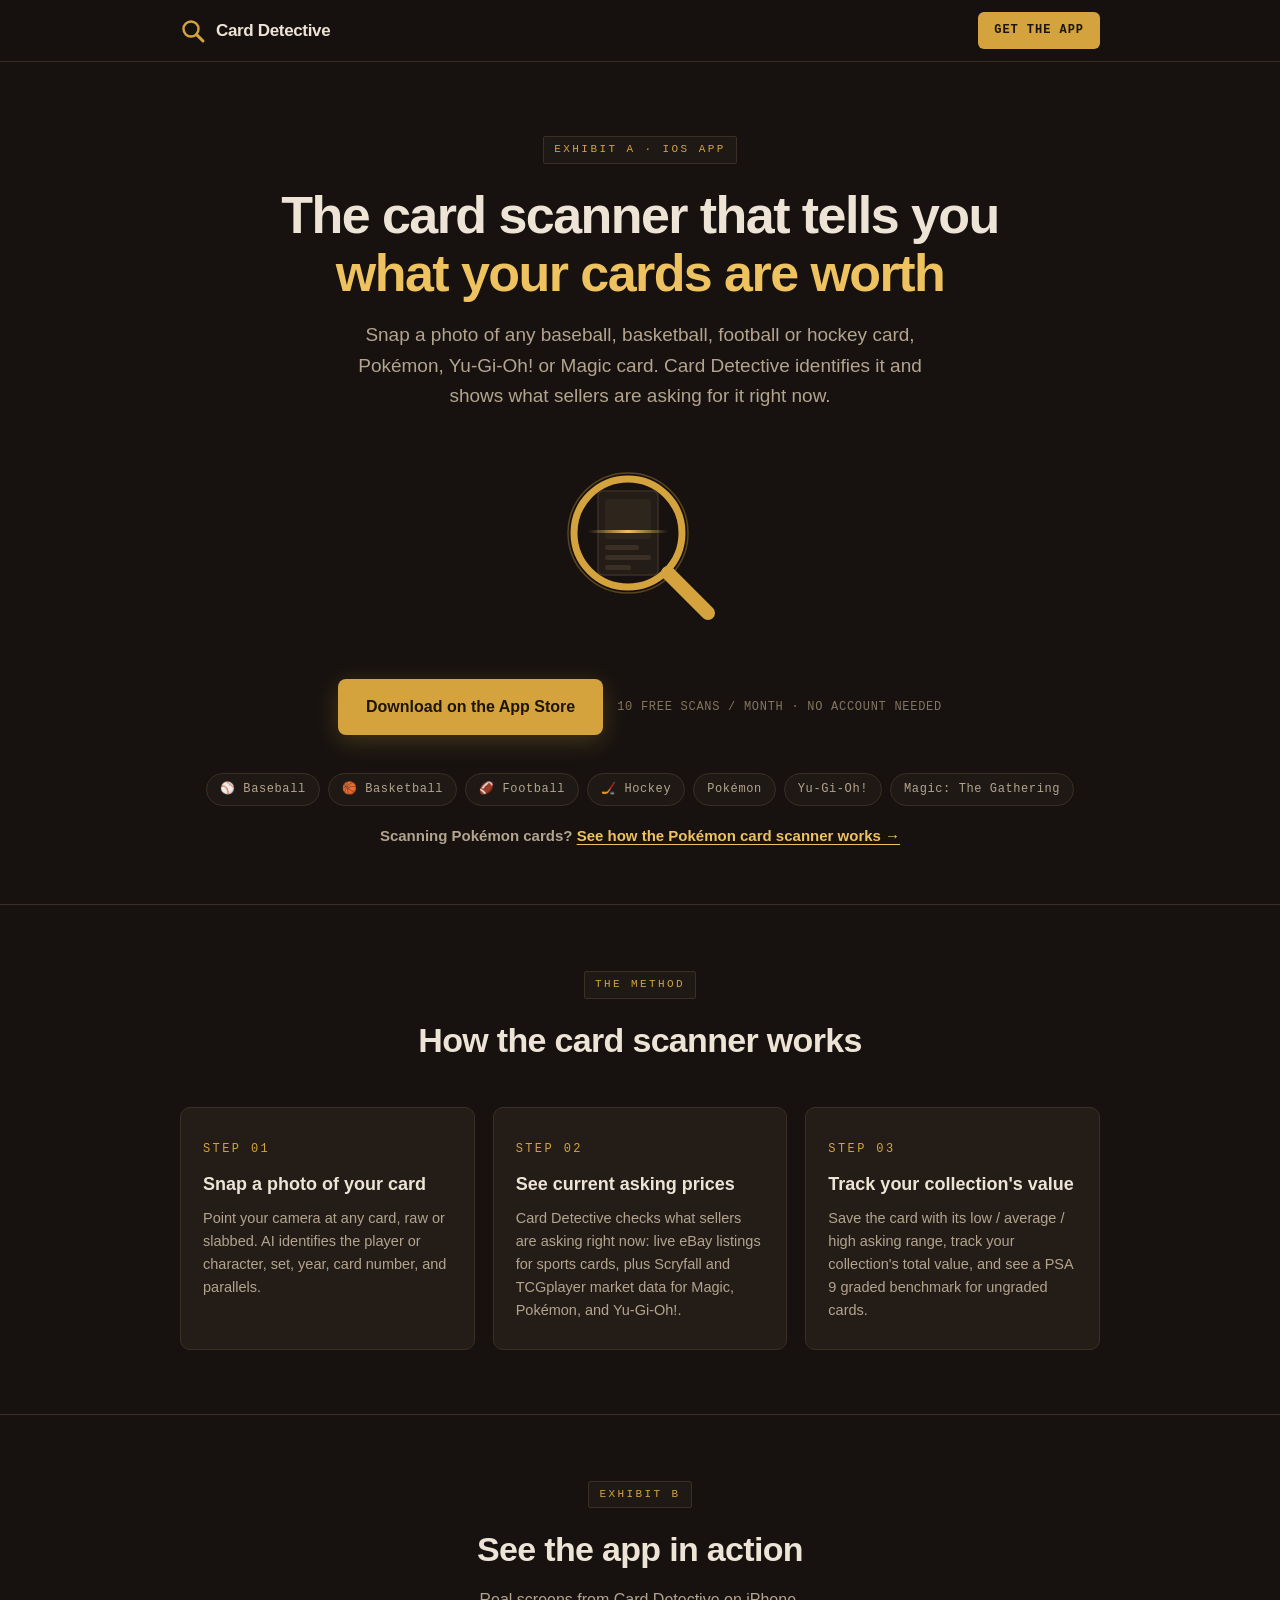
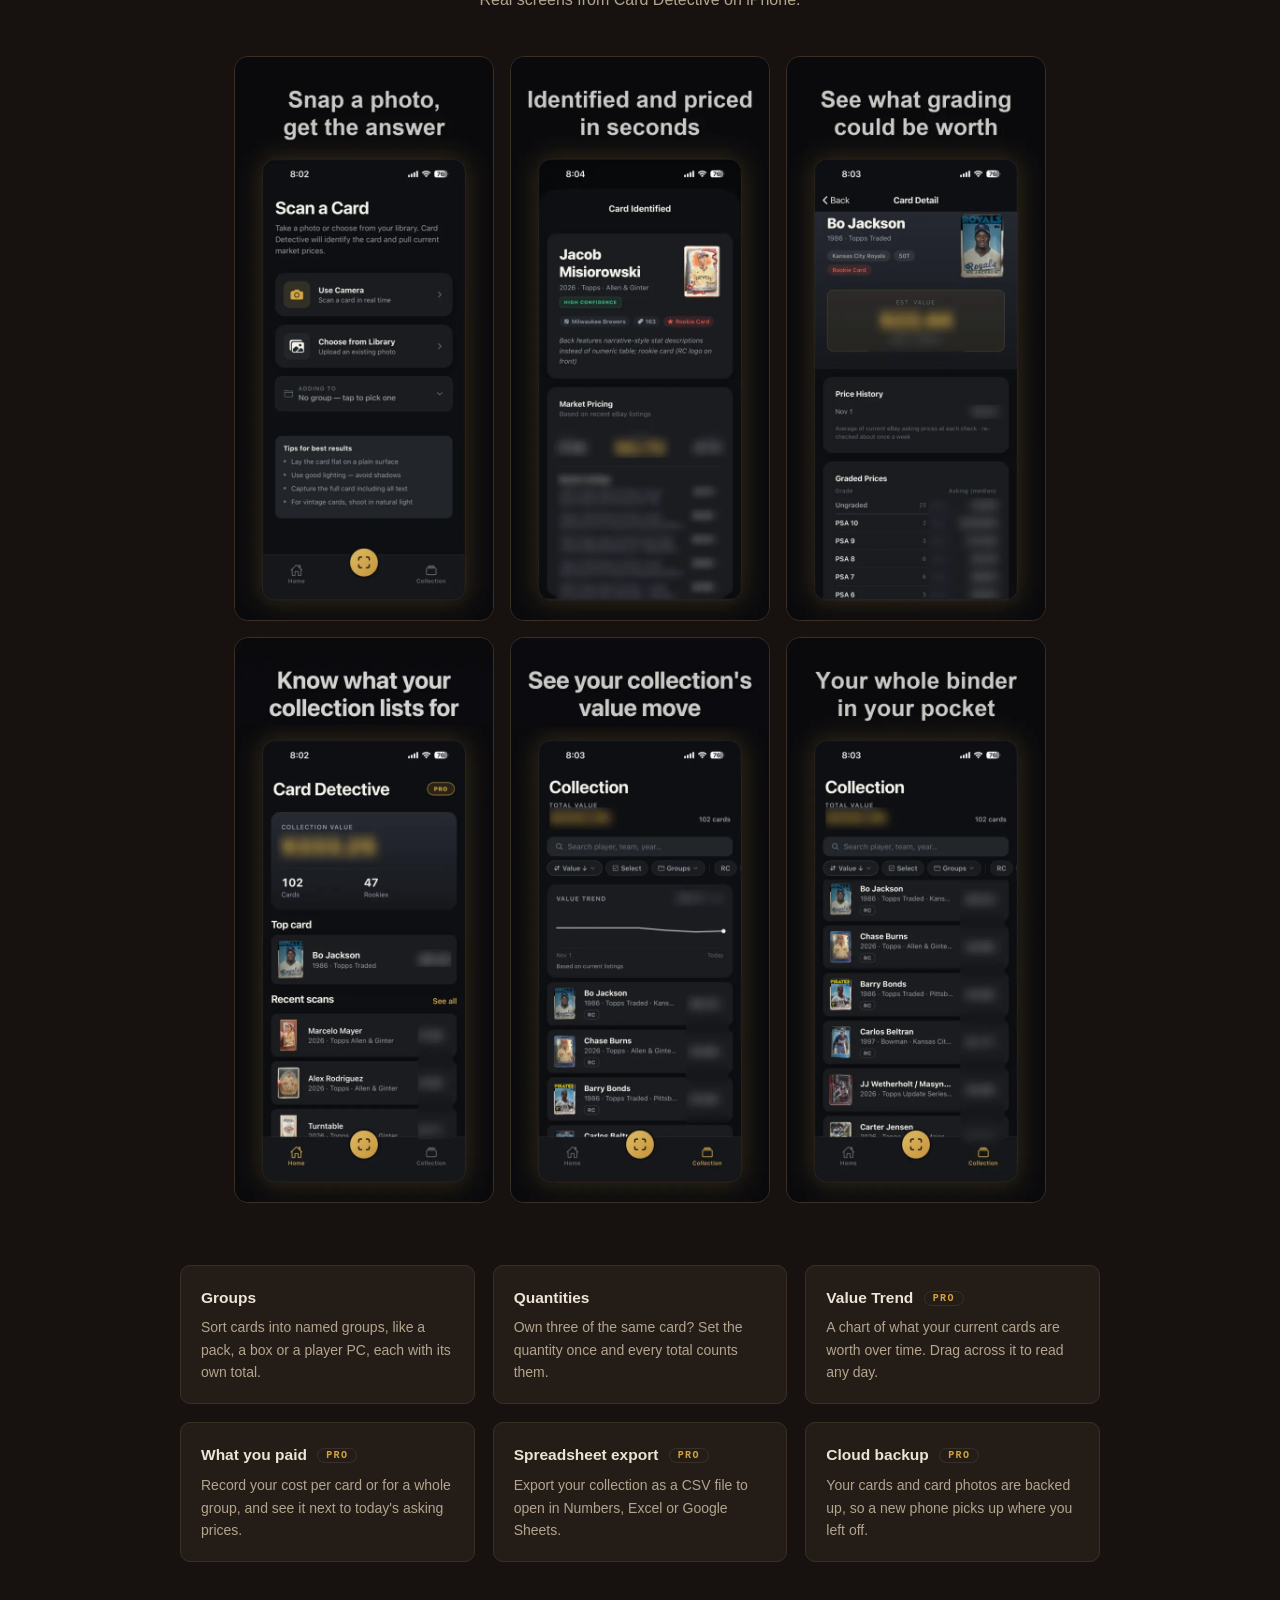
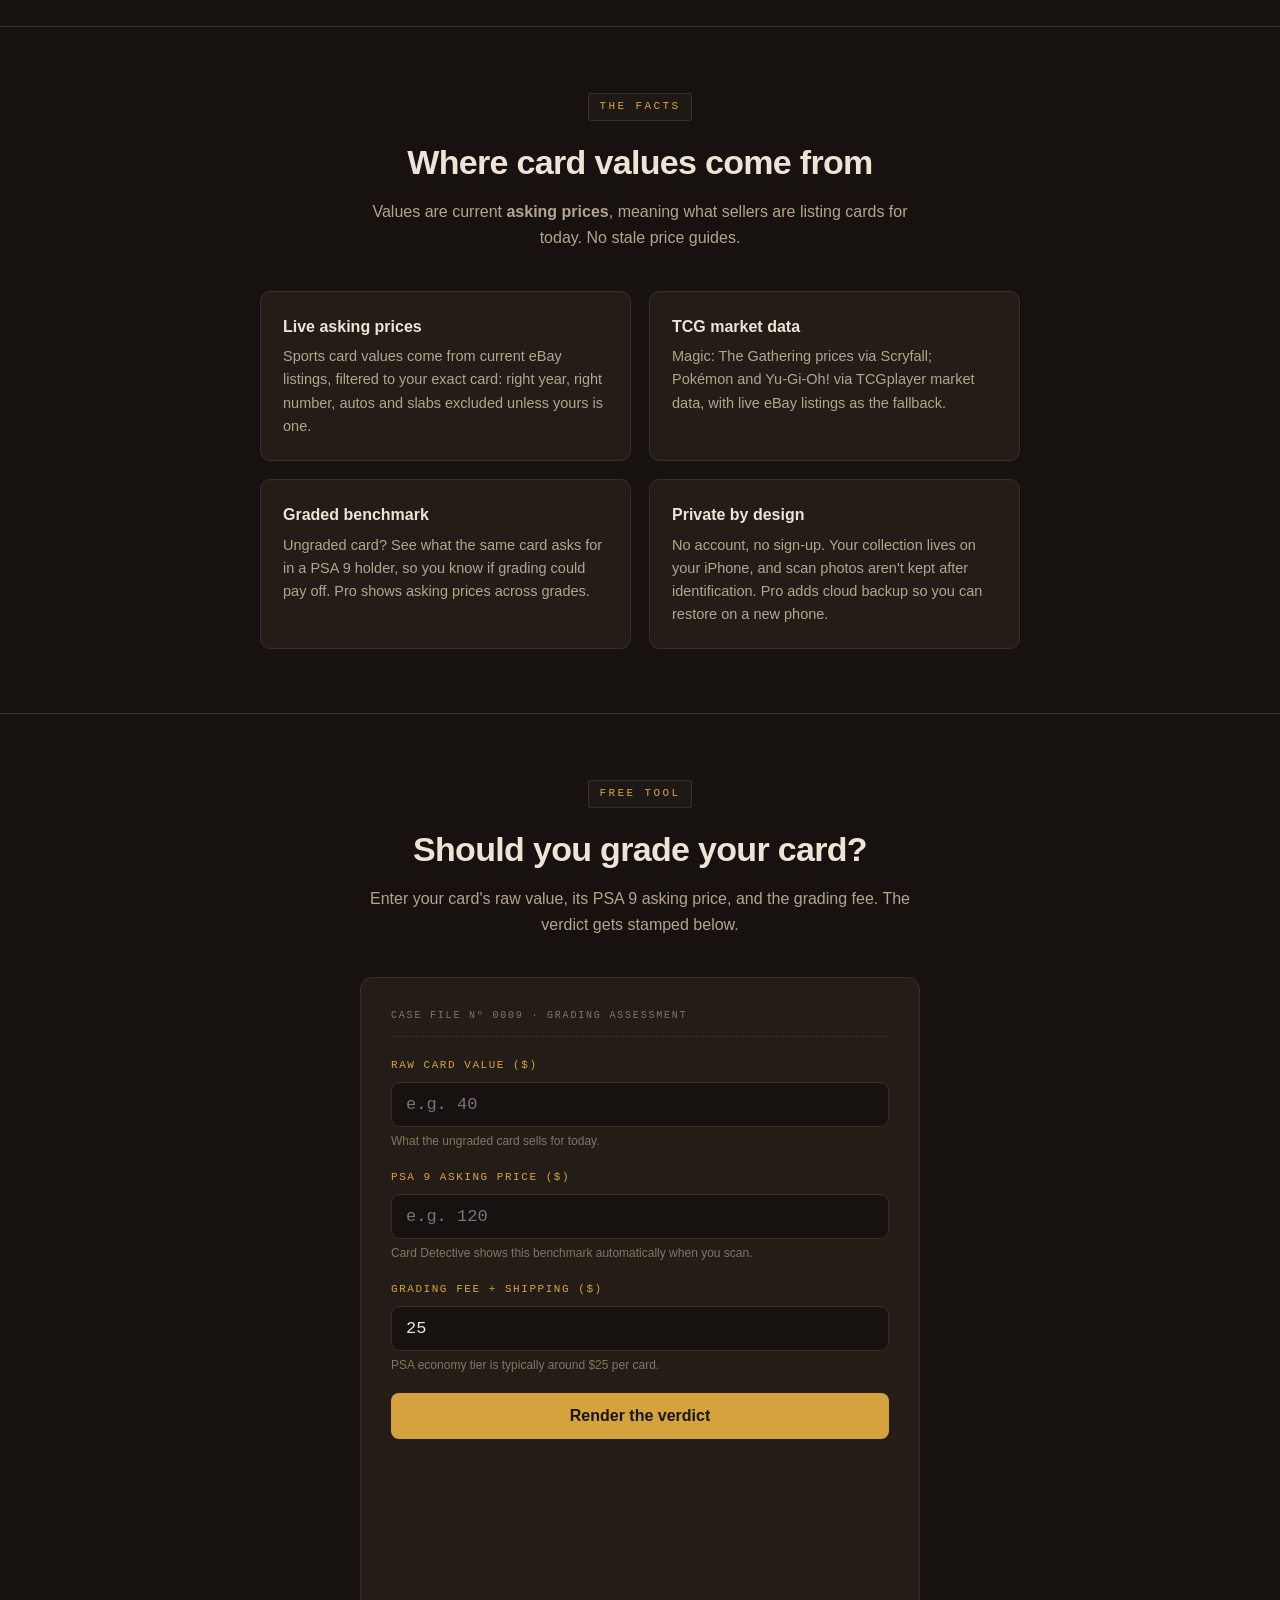
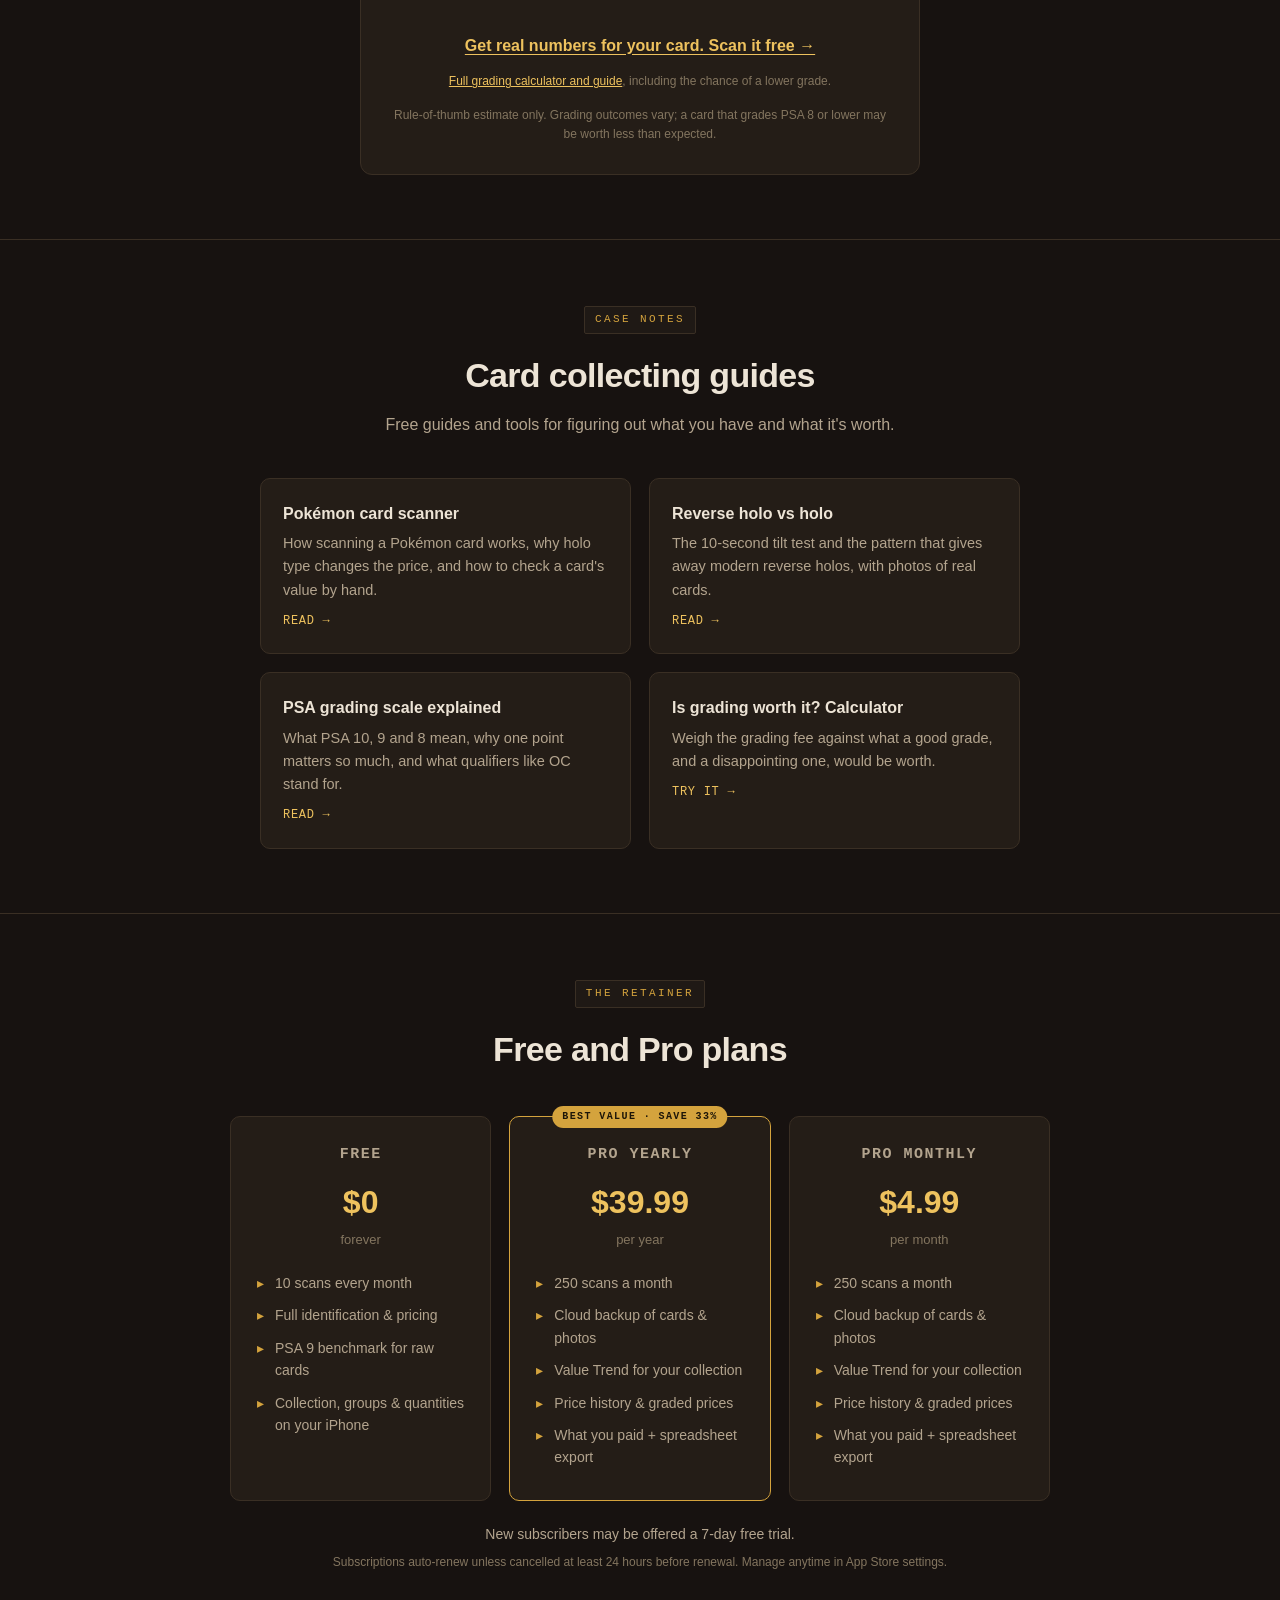
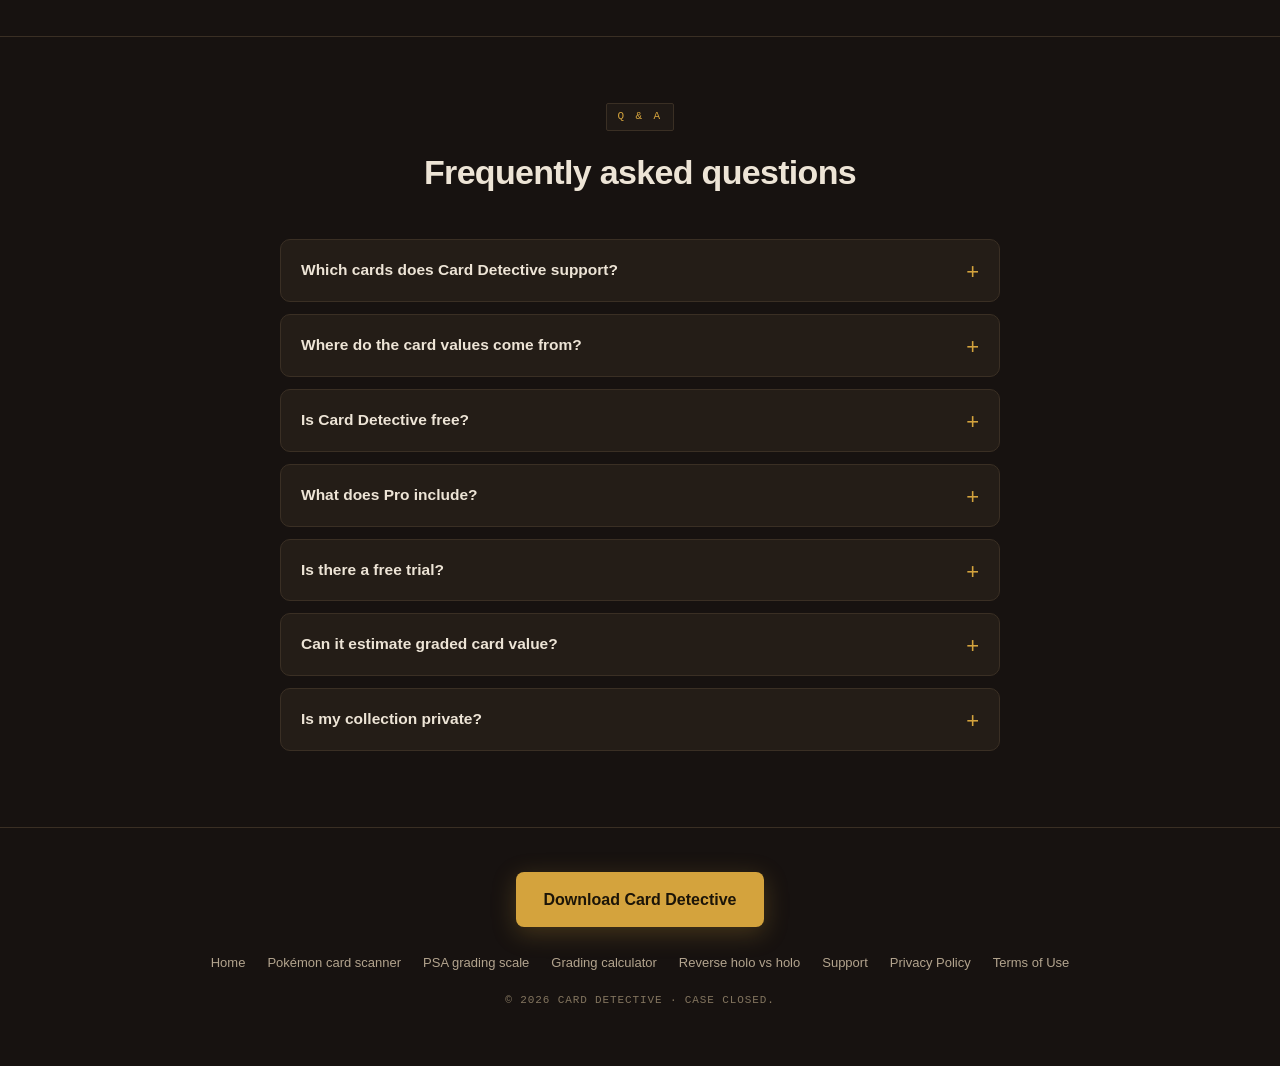
<file: index.html>
<!DOCTYPE html>
<html lang="en">
<head>
<meta charset="UTF-8">
<meta name="viewport" content="width=device-width, initial-scale=1.0">
<title>Card Scanner App for Sports Cards &amp; Pokémon | Card Detective</title>
<meta name="description" content="Identify baseball, basketball, football, hockey and Pokémon cards from one photo and see what sellers are asking for them. Free on iPhone: 10 scans a month.">
<link rel="canonical" href="https://carddetective.app/">
<meta name="apple-itunes-app" content="app-id=6766113008">
<meta name="theme-color" content="#171210">
<link rel="icon" href="favicon.svg" type="image/svg+xml">
<link rel="apple-touch-icon" href="apple-touch-icon.png">

<meta property="og:type" content="website">
<meta property="og:title" content="Card Detective: Every card has a story. Crack the case.">
<meta property="og:description" content="Snap a photo. Identify the card. See current asking prices from live eBay listings for sports cards, Pokémon, Yu-Gi-Oh! and Magic: The Gathering.">
<meta property="og:url" content="https://carddetective.app/">
<meta property="og:site_name" content="Card Detective">
<meta property="og:image" content="https://carddetective.app/og.png">
<meta property="og:image:width" content="1200">
<meta property="og:image:height" content="630">
<meta property="og:image:alt" content="Card Detective: snap a card, see what it's worth">
<meta name="twitter:card" content="summary_large_image">
<meta name="twitter:image" content="https://carddetective.app/og.png">
<meta name="twitter:title" content="Card Detective: Scan &amp; Price Trading Cards on iOS">
<meta name="twitter:description" content="Identify sports cards, Pokémon, Yu-Gi-Oh! and Magic cards from a photo and see current eBay asking prices. 10 free scans a month.">
<meta name="twitter:url" content="https://carddetective.app/">

<script type="application/ld+json">
{
  "@context": "https://schema.org",
  "@type": "MobileApplication",
  "name": "Card Detective",
  "operatingSystem": "iOS 15.1 or later",
  "applicationCategory": "UtilitiesApplication",
  "image": "https://carddetective.app/og.png",
  "screenshot": [
    "https://carddetective.app/img/scan.webp",
    "https://carddetective.app/img/result.webp",
    "https://carddetective.app/img/collection.webp"
  ],
  "description": "Card Detective identifies sports cards (baseball, basketball, football, hockey), Pokémon, Yu-Gi-Oh! and Magic: The Gathering cards from a photo and shows current asking prices from live eBay listings and TCG market data.",
  "url": "https://carddetective.app/",
  "installUrl": "https://apps.apple.com/app/apple-store/id6766113008",
  "offers": [
    {
      "@type": "Offer",
      "name": "Free",
      "price": "0",
      "priceCurrency": "USD",
      "description": "10 free card scans every month"
    },
    {
      "@type": "Offer",
      "name": "Card Detective Pro Monthly",
      "price": "4.99",
      "priceCurrency": "USD",
      "description": "250 scans a month, cloud backup, Value Trend, price history and graded prices, price paid tracking and spreadsheet export"
    },
    {
      "@type": "Offer",
      "name": "Card Detective Pro Yearly",
      "price": "39.99",
      "priceCurrency": "USD",
      "description": "250 scans a month, cloud backup, Value Trend, price history and graded prices, price paid tracking and spreadsheet export"
    }
  ]
}
</script>
<script type="application/ld+json">
{
  "@context": "https://schema.org",
  "@type": "FAQPage",
  "mainEntity": [
    {
      "@type": "Question",
      "name": "Which cards does Card Detective support?",
      "acceptedAnswer": {
        "@type": "Answer",
        "text": "Card Detective identifies baseball, basketball, football, and hockey cards, plus Pokémon, Yu-Gi-Oh!, and Magic: The Gathering."
      }
    },
    {
      "@type": "Question",
      "name": "Where do the card values come from?",
      "acceptedAnswer": {
        "@type": "Answer",
        "text": "Values are based on current asking prices, not sold prices. Sports cards are priced from live eBay listings. Magic: The Gathering uses Scryfall market data, and Pokémon and Yu-Gi-Oh! use TCGplayer market data, with eBay listings as the fallback."
      }
    },
    {
      "@type": "Question",
      "name": "Is Card Detective free?",
      "acceptedAnswer": {
        "@type": "Answer",
        "text": "Yes. Card Detective is free to download and includes 10 scans every month, with no account needed. Card Detective Pro is $4.99/month or $39.99/year."
      }
    },
    {
      "@type": "Question",
      "name": "What does Pro include?",
      "acceptedAnswer": {
        "@type": "Answer",
        "text": "250 scans a month, cloud backup of your collection and card photos, a Value Trend chart for your collection, price history and graded prices for each card, tracking what you paid, and exporting your collection as a spreadsheet."
      }
    },
    {
      "@type": "Question",
      "name": "Is there a free trial?",
      "acceptedAnswer": {
        "@type": "Answer",
        "text": "New subscribers may be offered a 7-day free trial of Pro. If you're eligible, the upgrade screen shows it. Cancel before the trial ends and you won't be charged."
      }
    },
    {
      "@type": "Question",
      "name": "Can it estimate graded card value?",
      "acceptedAnswer": {
        "@type": "Answer",
        "text": "Yes. For ungraded cards, Card Detective also shows a PSA 9 graded benchmark based on current eBay asking prices for the same card in a PSA 9 holder, so you can judge whether grading is worth it."
      }
    },
    {
      "@type": "Question",
      "name": "Is my collection private?",
      "acceptedAnswer": {
        "@type": "Answer",
        "text": "There's no account or sign-up, and your collection is stored on your iPhone. Photos you scan are sent to our server to identify the card and aren't kept afterwards, unless you back up your collection with Pro."
      }
    }
  ]
}
</script>

<style>
  :root {
    --bg: #171210;
    --bg-raised: #1f1915;
    --bg-card: #241d17;
    --border: #3a2f24;
    --ink: #ede4d6;
    --ink-dim: #b3a48e;
    --ink-mute: #83755f;
    --gold: #d4a33d;
    --gold-bright: #eec25e;
    --gold-dim: rgba(212, 163, 61, 0.14);
    --red-stamp: #c8503c;
    --green-stamp: #6fae6a;
    --mono: "SF Mono", "Menlo", "Consolas", "Liberation Mono", monospace;
    --serifish: -apple-system, BlinkMacSystemFont, "Segoe UI", Roboto, Helvetica, Arial, sans-serif;
  }
  * { margin: 0; padding: 0; box-sizing: border-box; }
  html { scroll-behavior: smooth; }
  @media (prefers-reduced-motion: reduce) {
    html { scroll-behavior: auto; }
    *, *::before, *::after { animation: none !important; transition: none !important; }
  }
  body {
    background: var(--bg);
    color: var(--ink);
    font-family: var(--serifish);
    line-height: 1.6;
    -webkit-font-smoothing: antialiased;
  }
  a:focus-visible, button:focus-visible, input:focus-visible, select:focus-visible {
    outline: 3px solid var(--gold-bright);
    outline-offset: 3px;
    border-radius: 4px;
  }
  .wrap { max-width: 960px; margin: 0 auto; padding: 0 20px; }

  /* ── Evidence tags (monospace labels) ── */
  .evidence-tag {
    font-family: var(--mono);
    font-size: 11px;
    letter-spacing: 0.22em;
    text-transform: uppercase;
    color: var(--gold);
    border: 1px solid var(--border);
    background: var(--bg-raised);
    padding: 4px 10px;
    display: inline-block;
    border-radius: 2px;
  }

  /* ── Nav ── */
  nav {
    position: sticky; top: 0; z-index: 50;
    background: rgba(23, 18, 16, 0.92);
    backdrop-filter: blur(8px);
    border-bottom: 1px solid var(--border);
  }
  .nav-inner { display: flex; align-items: center; justify-content: space-between; padding: 12px 20px; max-width: 960px; margin: 0 auto; }
  .brand { display: flex; align-items: center; gap: 10px; font-weight: 800; letter-spacing: -0.02em; color: var(--ink); text-decoration: none; font-size: 17px; }
  .brand svg { flex: none; }
  .nav-cta {
    font-family: var(--mono); font-size: 12px; letter-spacing: 0.08em;
    background: var(--gold); color: #1c1508; text-decoration: none;
    padding: 9px 16px; border-radius: 6px; font-weight: 700;
  }
  .nav-cta:hover { background: var(--gold-bright); }

  /* ── Hero ── */
  header.hero { padding: 72px 0 56px; text-align: center; position: relative; overflow: hidden; }
  .hero .evidence-tag { margin-bottom: 22px; }
  .hero h1 {
    font-size: clamp(30px, 5.5vw, 52px);
    font-weight: 800; letter-spacing: -0.03em; line-height: 1.12;
    max-width: 720px; margin: 0 auto 18px;
  }
  .hero h1 em { font-style: normal; color: var(--gold-bright); }
  .hero p.lede { color: var(--ink-dim); font-size: clamp(16px, 2.2vw, 19px); max-width: 620px; margin: 0 auto 34px; }

  /* Magnifier + scan-line */
  .magnifier { margin: 8px auto 34px; width: 200px; height: 200px; position: relative; }
  .scan-line { animation: scan 2.6s ease-in-out infinite; }
  @keyframes scan {
    0%, 100% { transform: translateY(-38px); opacity: 0.35; }
    50%      { transform: translateY(38px);  opacity: 1; }
  }

  .cta-row { display: flex; gap: 14px; justify-content: center; flex-wrap: wrap; align-items: center; }
  .btn-primary {
    background: var(--gold); color: #1c1508; text-decoration: none; font-weight: 800;
    padding: 15px 28px; border-radius: 8px; font-size: 16px;
    box-shadow: 0 6px 24px rgba(212, 163, 61, 0.25);
  }
  .btn-primary:hover { background: var(--gold-bright); }
  .free-note { font-family: var(--mono); font-size: 12px; color: var(--ink-mute); letter-spacing: 0.06em; }

  /* Coverage chips */
  .chips { display: flex; flex-wrap: wrap; gap: 8px; justify-content: center; margin-top: 38px; }
  .chip {
    font-family: var(--mono); font-size: 12px; letter-spacing: 0.05em;
    color: var(--ink-dim); border: 1px solid var(--border); background: var(--bg-raised);
    padding: 6px 13px; border-radius: 999px;
  }

  .poke-link { margin-top: 18px; font-size: 15px; color: var(--ink-dim); }
  .poke-link a { color: var(--gold-bright); font-weight: 600; text-decoration: underline; text-underline-offset: 3px; }
  /* ── Sections ── */
  section { padding: 64px 0; border-top: 1px solid var(--border); }
  .sec-head { text-align: center; margin-bottom: 40px; }
  .sec-head h2 { font-size: clamp(24px, 3.6vw, 34px); letter-spacing: -0.02em; font-weight: 800; margin-top: 14px; }
  .sec-head p { color: var(--ink-dim); max-width: 560px; margin: 10px auto 0; }

  .steps { display: grid; grid-template-columns: repeat(3, 1fr); gap: 18px; }
  .step {
    background: var(--bg-card); border: 1px solid var(--border); border-radius: 10px; padding: 26px 22px;
  }
  .step .num { font-family: var(--mono); color: var(--gold); font-size: 12px; letter-spacing: 0.2em; }
  .step h3 { margin: 10px 0 8px; font-size: 18px; }
  .step p { color: var(--ink-dim); font-size: 14.5px; }
  @media (max-width: 720px) { .steps { grid-template-columns: 1fr; } }

  .facts { display: grid; grid-template-columns: repeat(2, 1fr); gap: 18px; max-width: 760px; margin: 0 auto; }
  .fact { background: var(--bg-card); border: 1px solid var(--border); border-radius: 10px; padding: 22px; }
  .fact h3 { font-size: 16px; margin-bottom: 6px; }
  .fact p { color: var(--ink-dim); font-size: 14.5px; }
  @media (max-width: 640px) { .facts { grid-template-columns: 1fr; } }

  /* ── Calculator ── */
  .calc {
    max-width: 560px; margin: 0 auto; background: var(--bg-card);
    border: 1px solid var(--border); border-radius: 12px; padding: 30px;
    position: relative;
  }
  .calc::before {
    content: "CASE FILE Nº 0009 · GRADING ASSESSMENT";
    font-family: var(--mono); font-size: 10px; letter-spacing: 0.18em; color: var(--ink-mute);
    display: block; margin-bottom: 20px; border-bottom: 1px dashed var(--border); padding-bottom: 12px;
  }
  .field { margin-bottom: 18px; }
  .field label { display: block; font-family: var(--mono); font-size: 11px; letter-spacing: 0.14em; text-transform: uppercase; color: var(--gold); margin-bottom: 7px; }
  .field input {
    width: 100%; background: var(--bg); border: 1px solid var(--border); color: var(--ink);
    font-size: 17px; padding: 12px 14px; border-radius: 8px; font-family: var(--mono);
  }
  .field .hint { font-size: 12px; color: var(--ink-mute); margin-top: 5px; }
  .calc button {
    width: 100%; background: var(--gold); color: #1c1508; border: none; font-weight: 800;
    font-size: 16px; padding: 14px; border-radius: 8px; cursor: pointer; font-family: var(--serifish);
  }
  .calc button:hover { background: var(--gold-bright); }

  /* Stamped verdict */
  .verdict-zone { min-height: 150px; display: flex; flex-direction: column; align-items: center; justify-content: center; margin-top: 22px; }
  .stamp {
    font-family: var(--mono); font-weight: 700; text-transform: uppercase; letter-spacing: 0.14em;
    font-size: clamp(20px, 4vw, 28px); padding: 12px 26px;
    border: 4px double currentColor; border-radius: 6px;
    transform: rotate(-6deg);
    animation: stamp-in 0.28s cubic-bezier(0.2, 1.6, 0.4, 1) both;
    mix-blend-mode: screen;
  }
  @keyframes stamp-in {
    from { transform: rotate(-6deg) scale(2.4); opacity: 0; }
    to   { transform: rotate(-6deg) scale(1);   opacity: 1; }
  }
  .stamp.grade   { color: var(--green-stamp); }
  .stamp.skip    { color: var(--red-stamp); }
  .stamp.tossup  { color: var(--gold-bright); }
  .verdict-detail { margin-top: 16px; color: var(--ink-dim); font-size: 14px; text-align: center; max-width: 400px; }
  .calc-cta { margin-top: 22px; text-align: center; }
  .calc-cta a { color: var(--gold-bright); font-weight: 700; text-decoration: underline; text-underline-offset: 3px; }
  .calc-note { font-size: 12px; color: var(--ink-mute); text-align: center; margin-top: 14px; }

  .guides { display: grid; grid-template-columns: repeat(2, 1fr); gap: 18px; max-width: 760px; margin: 0 auto; }
  @media (max-width: 640px) { .guides { grid-template-columns: 1fr; } }
  a.guide { display: block; background: var(--bg-card); border: 1px solid var(--border); border-radius: 10px; padding: 22px; text-decoration: none; color: inherit; }
  a.guide:hover { border-color: var(--gold); }
  a.guide h3 { font-size: 16px; margin-bottom: 6px; color: var(--ink); }
  a.guide p { color: var(--ink-dim); font-size: 14.5px; }
  a.guide .more { display: inline-block; margin-top: 10px; font-family: var(--mono); font-size: 12px; letter-spacing: 0.06em; color: var(--gold-bright); }

  /* ── Pricing ── */
  .plans { display: grid; grid-template-columns: repeat(3, 1fr); gap: 18px; max-width: 820px; margin: 0 auto; }
  .plan { background: var(--bg-card); border: 1px solid var(--border); border-radius: 10px; padding: 26px 22px; text-align: center; position: relative; }
  .plan.best { border-color: var(--gold); }
  .plan .badge {
    position: absolute; top: -11px; left: 50%; transform: translateX(-50%);
    background: var(--gold); color: #1c1508; font-family: var(--mono); font-size: 10px; font-weight: 700;
    letter-spacing: 0.14em; padding: 3px 10px; border-radius: 999px; white-space: nowrap;
  }
  .plan h3 { font-size: 15px; font-family: var(--mono); letter-spacing: 0.1em; text-transform: uppercase; color: var(--ink-dim); }
  .plan .price { font-size: 32px; font-weight: 800; color: var(--gold-bright); margin: 10px 0 2px; }
  .plan .per { color: var(--ink-mute); font-size: 13px; }
  .plan ul { list-style: none; margin-top: 16px; text-align: left; }
  .plan li { color: var(--ink-dim); font-size: 14px; padding: 5px 0 5px 22px; position: relative; }
  .plan li::before { content: "▸"; color: var(--gold); position: absolute; left: 4px; }
  @media (max-width: 720px) { .plans { grid-template-columns: 1fr; } }
  .pricing-legal { text-align: center; color: var(--ink-mute); font-size: 12px; margin-top: 22px; }

  /* ── FAQ ── */
  .faq { max-width: 720px; margin: 0 auto; }
  .faq details { border: 1px solid var(--border); background: var(--bg-card); border-radius: 10px; margin-bottom: 12px; }
  .faq summary { cursor: pointer; padding: 18px 20px; font-weight: 700; font-size: 15.5px; list-style: none; position: relative; padding-right: 44px; }
  .faq summary::-webkit-details-marker { display: none; }
  .faq summary::after { content: "+"; position: absolute; right: 20px; top: 14px; color: var(--gold); font-size: 22px; font-weight: 400; }
  .faq details[open] summary::after { content: "–"; }
  .faq .a { padding: 0 20px 18px; color: var(--ink-dim); font-size: 14.5px; }

  /* ── Screenshots ── */
  .shots {
    display: flex; gap: 16px; overflow-x: auto; scroll-snap-type: x mandatory;
    padding: 4px 20px 18px; margin: 0 -20px; -webkit-overflow-scrolling: touch;
  }
  .shots figure { flex: 0 0 auto; width: 220px; scroll-snap-align: center; margin: 0; }
  .shots img { width: 220px; height: auto; aspect-ratio: 552 / 1200; display: block; border-radius: 14px; border: 1px solid var(--border); background: #0a0a0d; }
  @media (min-width: 960px) { .shots { justify-content: center; flex-wrap: wrap; overflow: visible; } .shots figure { width: 260px; } .shots img { width: 260px; } }
  .scroll-hint { text-align: center; font-family: var(--mono); font-size: 11px; color: var(--ink-mute); letter-spacing: 0.08em; margin-top: 4px; }
  @media (min-width: 960px) { .scroll-hint { display: none; } }

  .features { display: grid; grid-template-columns: repeat(3, 1fr); gap: 18px; margin-top: 44px; }
  .feature { background: var(--bg-card); border: 1px solid var(--border); border-radius: 10px; padding: 20px; }
  .feature h3 { font-size: 15.5px; margin-bottom: 6px; }
  .feature p { color: var(--ink-dim); font-size: 14px; }
  .feature .tier { font-family: var(--mono); font-size: 10px; letter-spacing: 0.14em; color: var(--gold); border: 1px solid var(--border); border-radius: 999px; padding: 1px 8px; margin-left: 6px; vertical-align: 2px; }
  @media (max-width: 820px) { .features { grid-template-columns: 1fr 1fr; } }
  @media (max-width: 560px) { .features { grid-template-columns: 1fr; } }

  /* ── Footer ── */
  footer { border-top: 1px solid var(--border); padding: 44px 0 56px; text-align: center; }
  footer .cta-row { margin-bottom: 26px; }
  .foot-links { display: flex; gap: 22px; justify-content: center; flex-wrap: wrap; margin-bottom: 18px; }
  .foot-links a { color: var(--ink-dim); font-size: 13px; text-decoration: none; }
  .foot-links a:hover { color: var(--gold-bright); text-decoration: underline; }
  .copyright { font-family: var(--mono); font-size: 11px; color: var(--ink-mute); letter-spacing: 0.08em; }
</style>
</head>
<body>

<nav aria-label="Main">
  <div class="nav-inner">
    <a class="brand" href="#top" aria-label="Card Detective home">
      <svg width="26" height="26" viewBox="0 0 26 26" fill="none" aria-hidden="true">
        <circle cx="11" cy="11" r="7.5" stroke="#d4a33d" stroke-width="2.4"/>
        <line x1="16.6" y1="16.6" x2="23" y2="23" stroke="#d4a33d" stroke-width="3" stroke-linecap="round"/>
      </svg>
      Card Detective
    </a>
    <a class="nav-cta" href="https://apps.apple.com/app/apple-store/id6766113008?pt=128860059&amp;ct=web_nav&amp;mt=8">GET THE APP</a>
  </div>
</nav>

<header class="hero" id="top">
  <div class="wrap">
    <span class="evidence-tag">Exhibit A · iOS App</span>
    <h1>The card scanner that tells you <em>what your cards are worth</em></h1>
    <p class="lede">Snap a photo of any baseball, basketball, football or hockey card, Pokémon, Yu-Gi-Oh! or Magic card. Card Detective identifies it and shows what sellers are asking for it right now.</p>

    <div class="magnifier" role="img" aria-label="Gold magnifying glass scanning a trading card">
      <svg width="200" height="200" viewBox="0 0 200 200" fill="none" aria-hidden="true">
        <defs>
          <clipPath id="lens"><circle cx="88" cy="88" r="54"/></clipPath>
          <linearGradient id="scanGrad" x1="0" y1="0" x2="1" y2="0">
            <stop offset="0" stop-color="#eec25e" stop-opacity="0"/>
            <stop offset="0.5" stop-color="#eec25e"/>
            <stop offset="1" stop-color="#eec25e" stop-opacity="0"/>
          </linearGradient>
        </defs>
        <!-- card silhouette inside lens -->
        <g clip-path="url(#lens)">
          <rect x="58" y="46" width="60" height="84" rx="5" fill="#241d17" stroke="#3a2f24" stroke-width="1.5"/>
          <rect x="65" y="54" width="46" height="40" rx="3" fill="#2e251c"/>
          <rect x="65" y="100" width="34" height="5" rx="2.5" fill="#3a2f24"/>
          <rect x="65" y="110" width="46" height="5" rx="2.5" fill="#3a2f24"/>
          <rect x="65" y="120" width="26" height="5" rx="2.5" fill="#3a2f24"/>
          <!-- animated scan line -->
          <g class="scan-line"><rect x="48" y="85" width="80" height="3" fill="url(#scanGrad)"/></g>
        </g>
        <!-- lens ring + handle -->
        <circle cx="88" cy="88" r="54" stroke="#d4a33d" stroke-width="7"/>
        <circle cx="88" cy="88" r="60" stroke="#d4a33d" stroke-width="1.5" opacity="0.35"/>
        <line x1="128" y1="128" x2="168" y2="168" stroke="#d4a33d" stroke-width="14" stroke-linecap="round"/>
      </svg>
    </div>

    <div class="cta-row">
      <a class="btn-primary" href="https://apps.apple.com/app/apple-store/id6766113008?pt=128860059&amp;ct=web_hero&amp;mt=8">Download on the App Store</a>
      <span class="free-note">10 FREE SCANS / MONTH · NO ACCOUNT NEEDED</span>
    </div>

    <div class="chips" aria-label="Supported card types">
      <span class="chip">⚾ Baseball</span>
      <span class="chip">🏀 Basketball</span>
      <span class="chip">🏈 Football</span>
      <span class="chip">🏒 Hockey</span>
      <span class="chip">Pokémon</span>
      <span class="chip">Yu-Gi-Oh!</span>
      <span class="chip">Magic: The Gathering</span>
    </div>
    <p class="poke-link"><strong>Scanning Pokémon cards?</strong> <a href="/pokemon-card-scanner/">See how the Pokémon card scanner works →</a></p>
  </div>
</header>

<section id="how" aria-labelledby="how-h">
  <div class="wrap">
    <div class="sec-head">
      <span class="evidence-tag">The Method</span>
      <h2 id="how-h">How the card scanner works</h2>
    </div>
    <div class="steps">
      <div class="step">
        <span class="num">STEP 01</span>
        <h3>Snap a photo of your card</h3>
        <p>Point your camera at any card, raw or slabbed. AI identifies the player or character, set, year, card number, and parallels.</p>
      </div>
      <div class="step">
        <span class="num">STEP 02</span>
        <h3>See current asking prices</h3>
        <p>Card Detective checks what sellers are asking right now: live eBay listings for sports cards, plus Scryfall and TCGplayer market data for Magic, Pokémon, and Yu-Gi-Oh!.</p>
      </div>
      <div class="step">
        <span class="num">STEP 03</span>
        <h3>Track your collection's value</h3>
        <p>Save the card with its low / average / high asking range, track your collection's total value, and see a PSA 9 graded benchmark for ungraded cards.</p>
      </div>
    </div>
  </div>
</section>

<section id="app" aria-labelledby="app-h">
  <div class="wrap">
    <div class="sec-head">
      <span class="evidence-tag">Exhibit B</span>
      <h2 id="app-h">See the app in action</h2>
      <p>Real screens from Card Detective on iPhone.</p>
    </div>
    <div class="shots">
      <figure>
        <img src="img/scan.webp" width="552" height="1200" loading="lazy" decoding="async" alt="Card Detective camera screen: use camera or choose from library">
      </figure>
      <figure>
        <img src="img/result.webp" width="552" height="1200" loading="lazy" decoding="async" alt="Scan result showing the identified card with low, average and high asking prices">
      </figure>
      <figure>
        <img src="img/graded.webp" width="552" height="1200" loading="lazy" decoding="async" alt="Card detail with estimated value, price history and graded prices">
      </figure>
      <figure>
        <img src="img/home.webp" width="552" height="1200" loading="lazy" decoding="async" alt="Home screen with total collection value, top card and recent scans">
      </figure>
      <figure>
        <img src="img/value-trend.webp" width="552" height="1200" loading="lazy" decoding="async" alt="Collection screen with the Value Trend chart">
      </figure>
      <figure>
        <img src="img/collection.webp" width="552" height="1200" loading="lazy" decoding="async" alt="Collection list sorted by value with search and filter chips">
      </figure>
    </div>
    <p class="scroll-hint">SWIPE FOR MORE →</p>

    <div class="features">
      <div class="feature">
        <h3>Groups</h3>
        <p>Sort cards into named groups, like a pack, a box or a player PC, each with its own total.</p>
      </div>
      <div class="feature">
        <h3>Quantities</h3>
        <p>Own three of the same card? Set the quantity once and every total counts them.</p>
      </div>
      <div class="feature">
        <h3>Value Trend <span class="tier">PRO</span></h3>
        <p>A chart of what your current cards are worth over time. Drag across it to read any day.</p>
      </div>
      <div class="feature">
        <h3>What you paid <span class="tier">PRO</span></h3>
        <p>Record your cost per card or for a whole group, and see it next to today's asking prices.</p>
      </div>
      <div class="feature">
        <h3>Spreadsheet export <span class="tier">PRO</span></h3>
        <p>Export your collection as a CSV file to open in Numbers, Excel or Google Sheets.</p>
      </div>
      <div class="feature">
        <h3>Cloud backup <span class="tier">PRO</span></h3>
        <p>Your cards and card photos are backed up, so a new phone picks up where you left off.</p>
      </div>
    </div>
  </div>
</section>

<section id="evidence" aria-labelledby="ev-h">
  <div class="wrap">
    <div class="sec-head">
      <span class="evidence-tag">The Facts</span>
      <h2 id="ev-h">Where card values come from</h2>
      <p>Values are current <strong>asking prices</strong>, meaning what sellers are listing cards for today. No stale price guides.</p>
    </div>
    <div class="facts">
      <div class="fact">
        <h3>Live asking prices</h3>
        <p>Sports card values come from current eBay listings, filtered to your exact card: right year, right number, autos and slabs excluded unless yours is one.</p>
      </div>
      <div class="fact">
        <h3>TCG market data</h3>
        <p>Magic: The Gathering prices via Scryfall; Pokémon and Yu-Gi-Oh! via TCGplayer market data, with live eBay listings as the fallback.</p>
      </div>
      <div class="fact">
        <h3>Graded benchmark</h3>
        <p>Ungraded card? See what the same card asks for in a PSA 9 holder, so you know if grading could pay off. Pro shows asking prices across grades.</p>
      </div>
      <div class="fact">
        <h3>Private by design</h3>
        <p>No account, no sign-up. Your collection lives on your iPhone, and scan photos aren't kept after identification. Pro adds cloud backup so you can restore on a new phone.</p>
      </div>
    </div>
  </div>
</section>

<section id="grade-tool" aria-labelledby="grade-h">
  <div class="wrap">
    <div class="sec-head">
      <span class="evidence-tag">Free Tool</span>
      <h2 id="grade-h">Should you grade your card?</h2>
      <p>Enter your card's raw value, its PSA 9 asking price, and the grading fee. The verdict gets stamped below.</p>
    </div>
    <form class="calc" id="calcForm" novalidate>
      <div class="field">
        <label for="rawValue">Raw card value ($)</label>
        <input type="number" id="rawValue" inputmode="decimal" min="0" step="0.01" placeholder="e.g. 40" required>
        <p class="hint">What the ungraded card sells for today.</p>
      </div>
      <div class="field">
        <label for="gradedValue">PSA 9 asking price ($)</label>
        <input type="number" id="gradedValue" inputmode="decimal" min="0" step="0.01" placeholder="e.g. 120" required>
        <p class="hint">Card Detective shows this benchmark automatically when you scan.</p>
      </div>
      <div class="field">
        <label for="gradingCost">Grading fee + shipping ($)</label>
        <input type="number" id="gradingCost" inputmode="decimal" min="0" step="0.01" value="25">
        <p class="hint">PSA economy tier is typically around $25 per card.</p>
      </div>
      <button type="submit">Render the verdict</button>
      <div class="verdict-zone" id="verdictZone" aria-live="polite"></div>
      <div class="calc-cta">
        <a href="https://apps.apple.com/app/apple-store/id6766113008?pt=128860059&amp;ct=web_grade_tool&amp;mt=8">Get real numbers for your card. Scan it free →</a>
      </div>
      <p class="calc-note"><a href="/should-i-grade-my-card/" style="color:var(--gold-bright)">Full grading calculator and guide</a>, including the chance of a lower grade.</p>
      <p class="calc-note">Rule-of-thumb estimate only. Grading outcomes vary; a card that grades PSA 8 or lower may be worth less than expected.</p>
    </form>
  </div>
</section>

<section id="guides" aria-labelledby="guides-h">
  <div class="wrap">
    <div class="sec-head">
      <span class="evidence-tag">Case Notes</span>
      <h2 id="guides-h">Card collecting guides</h2>
      <p>Free guides and tools for figuring out what you have and what it's worth.</p>
    </div>
    <div class="guides">
      <a class="guide" href="/pokemon-card-scanner/">
        <h3>Pokémon card scanner</h3>
        <p>How scanning a Pokémon card works, why holo type changes the price, and how to check a card's value by hand.</p>
        <span class="more">READ →</span>
      </a>
      <a class="guide" href="/how-to-tell-reverse-holo-pokemon-card/">
        <h3>Reverse holo vs holo</h3>
        <p>The 10-second tilt test and the pattern that gives away modern reverse holos, with photos of real cards.</p>
        <span class="more">READ →</span>
      </a>
      <a class="guide" href="/psa-grading-scale/">
        <h3>PSA grading scale explained</h3>
        <p>What PSA 10, 9 and 8 mean, why one point matters so much, and what qualifiers like OC stand for.</p>
        <span class="more">READ →</span>
      </a>
      <a class="guide" href="/should-i-grade-my-card/">
        <h3>Is grading worth it? Calculator</h3>
        <p>Weigh the grading fee against what a good grade, and a disappointing one, would be worth.</p>
        <span class="more">TRY IT →</span>
      </a>
    </div>
  </div>
</section>

<section id="pricing" aria-labelledby="price-h">
  <div class="wrap">
    <div class="sec-head">
      <span class="evidence-tag">The Retainer</span>
      <h2 id="price-h">Free and Pro plans</h2>
    </div>
    <div class="plans">
      <div class="plan">
        <h3>Free</h3>
        <div class="price">$0</div>
        <div class="per">forever</div>
        <ul>
          <li>10 scans every month</li>
          <li>Full identification &amp; pricing</li>
          <li>PSA 9 benchmark for raw cards</li>
          <li>Collection, groups &amp; quantities on your iPhone</li>
        </ul>
      </div>
      <div class="plan best">
        <span class="badge">BEST VALUE · SAVE 33%</span>
        <h3>Pro Yearly</h3>
        <div class="price">$39.99</div>
        <div class="per">per year</div>
        <ul>
          <li>250 scans a month</li>
          <li>Cloud backup of cards &amp; photos</li>
          <li>Value Trend for your collection</li>
          <li>Price history &amp; graded prices</li>
          <li>What you paid + spreadsheet export</li>
        </ul>
      </div>
      <div class="plan">
        <h3>Pro Monthly</h3>
        <div class="price">$4.99</div>
        <div class="per">per month</div>
        <ul>
          <li>250 scans a month</li>
          <li>Cloud backup of cards &amp; photos</li>
          <li>Value Trend for your collection</li>
          <li>Price history &amp; graded prices</li>
          <li>What you paid + spreadsheet export</li>
        </ul>
      </div>
    </div>
    <p class="pricing-legal" style="color:var(--ink-dim);font-size:14px">New subscribers may be offered a 7-day free trial.</p>
    <p class="pricing-legal" style="margin-top:8px">Subscriptions auto-renew unless cancelled at least 24 hours before renewal. Manage anytime in App Store settings.</p>
  </div>
</section>

<section id="faq-sec" aria-labelledby="faq-h">
  <div class="wrap">
    <div class="sec-head">
      <span class="evidence-tag">Q &amp; A</span>
      <h2 id="faq-h">Frequently asked questions</h2>
    </div>
    <div class="faq">
      <details>
        <summary>Which cards does Card Detective support?</summary>
        <p class="a">Card Detective identifies baseball, basketball, football, and hockey cards, plus Pokémon, Yu-Gi-Oh!, and Magic: The Gathering. For Pokémon it also tells plain, holo and reverse holo apart (<a href="/how-to-tell-reverse-holo-pokemon-card/" style="color:var(--gold-bright)">how to check yours</a>).</p>
      </details>
      <details>
        <summary>Where do the card values come from?</summary>
        <p class="a">Values are based on current asking prices, not sold prices. Sports cards are priced from live eBay listings. Magic: The Gathering uses Scryfall market data, and Pokémon and Yu-Gi-Oh! use TCGplayer market data, with eBay listings as the fallback.</p>
      </details>
      <details>
        <summary>Is Card Detective free?</summary>
        <p class="a">Yes. Card Detective is free to download and includes 10 scans every month, with no account needed. Card Detective Pro is $4.99/month or $39.99/year.</p>
      </details>
      <details>
        <summary>What does Pro include?</summary>
        <p class="a">250 scans a month, cloud backup of your collection and card photos, a Value Trend chart for your collection, price history and graded prices for each card, tracking what you paid, and exporting your collection as a spreadsheet.</p>
      </details>
      <details>
        <summary>Is there a free trial?</summary>
        <p class="a">New subscribers may be offered a 7-day free trial of Pro. If you're eligible, the upgrade screen shows it. Cancel before the trial ends and you won't be charged.</p>
      </details>
      <details>
        <summary>Can it estimate graded card value?</summary>
        <p class="a">Yes. For ungraded cards, Card Detective also shows a PSA 9 graded benchmark based on current eBay asking prices for the same card in a PSA 9 holder, so you can judge whether grading is worth it.</p>
      </details>
      <details>
        <summary>Is my collection private?</summary>
        <p class="a">There's no account or sign-up, and your collection is stored on your iPhone. Photos you scan are sent to our server to identify the card and aren't kept afterwards, unless you back up your collection with Pro. Details are in the <a href="/privacy/" style="color:var(--gold-bright)">privacy policy</a>.</p>
      </details>
    </div>
  </div>
</section>

<footer>
  <div class="wrap">
    <div class="cta-row">
      <a class="btn-primary" href="https://apps.apple.com/app/apple-store/id6766113008?pt=128860059&amp;ct=web_footer&amp;mt=8">Download Card Detective</a>
    </div>
    <div class="foot-links">
      <a href="/">Home</a>
      <a href="/pokemon-card-scanner/">Pokémon card scanner</a>
      <a href="/psa-grading-scale/">PSA grading scale</a>
      <a href="/should-i-grade-my-card/">Grading calculator</a>
      <a href="/how-to-tell-reverse-holo-pokemon-card/">Reverse holo vs holo</a>
      <a href="/support/">Support</a>
      <a href="/privacy/">Privacy Policy</a>
      <a href="https://www.apple.com/legal/internet-services/itunes/dev/stdeula/">Terms of Use</a>
    </div>
    <p class="copyright">© 2026 CARD DETECTIVE · CASE CLOSED.</p>
  </div>
</footer>

<script>
  // ── Config ──────────────────────────────────────────────────────────────
  const APP_STORE_ID = "6766113008"; // Card Detective App Store Connect app ID

  // ── "Should You Grade It?" calculator (fully client-side) ───────────────
  const form = document.getElementById("calcForm");
  const zone = document.getElementById("verdictZone");

  form.addEventListener("submit", function (e) {
    e.preventDefault();
    const raw = parseFloat(document.getElementById("rawValue").value);
    const graded = parseFloat(document.getElementById("gradedValue").value);
    const cost = parseFloat(document.getElementById("gradingCost").value) || 0;

    if (isNaN(raw) || isNaN(graded) || raw < 0 || graded < 0) {
      zone.innerHTML = '<p class="verdict-detail">Enter the raw value and the PSA 9 asking price to get a verdict.</p>';
      return;
    }

    // Net gain if the card comes back a PSA 9.
    const net = graded - cost - raw;
    const fmt = (n) => "$" + Math.abs(n).toFixed(2);

    let cls, label, detail;
    if (net >= Math.max(15, raw * 0.5)) {
      cls = "grade"; label = "Grade It";
      detail = "If it comes back a PSA 9, you'd be ahead about " + fmt(net) +
        " after the " + fmt(cost) + " fee. The math is on your side.";
    } else if (net > 0) {
      cls = "tossup"; label = "Toss-Up";
      detail = "A PSA 9 nets you only about " + fmt(net) + " after fees, and a lower grade likely puts you underwater. Grade it for the slab, not the profit.";
    } else {
      cls = "skip"; label = "Don't Grade";
      detail = "Even a PSA 9 leaves you about " + fmt(net) + " behind after the " + fmt(cost) + " fee. Keep it raw.";
    }

    zone.innerHTML =
      '<span class="stamp ' + cls + '">' + label + "</span>" +
      '<p class="verdict-detail">' + detail + "</p>";
  });
</script>

</body>
</html>
</file>
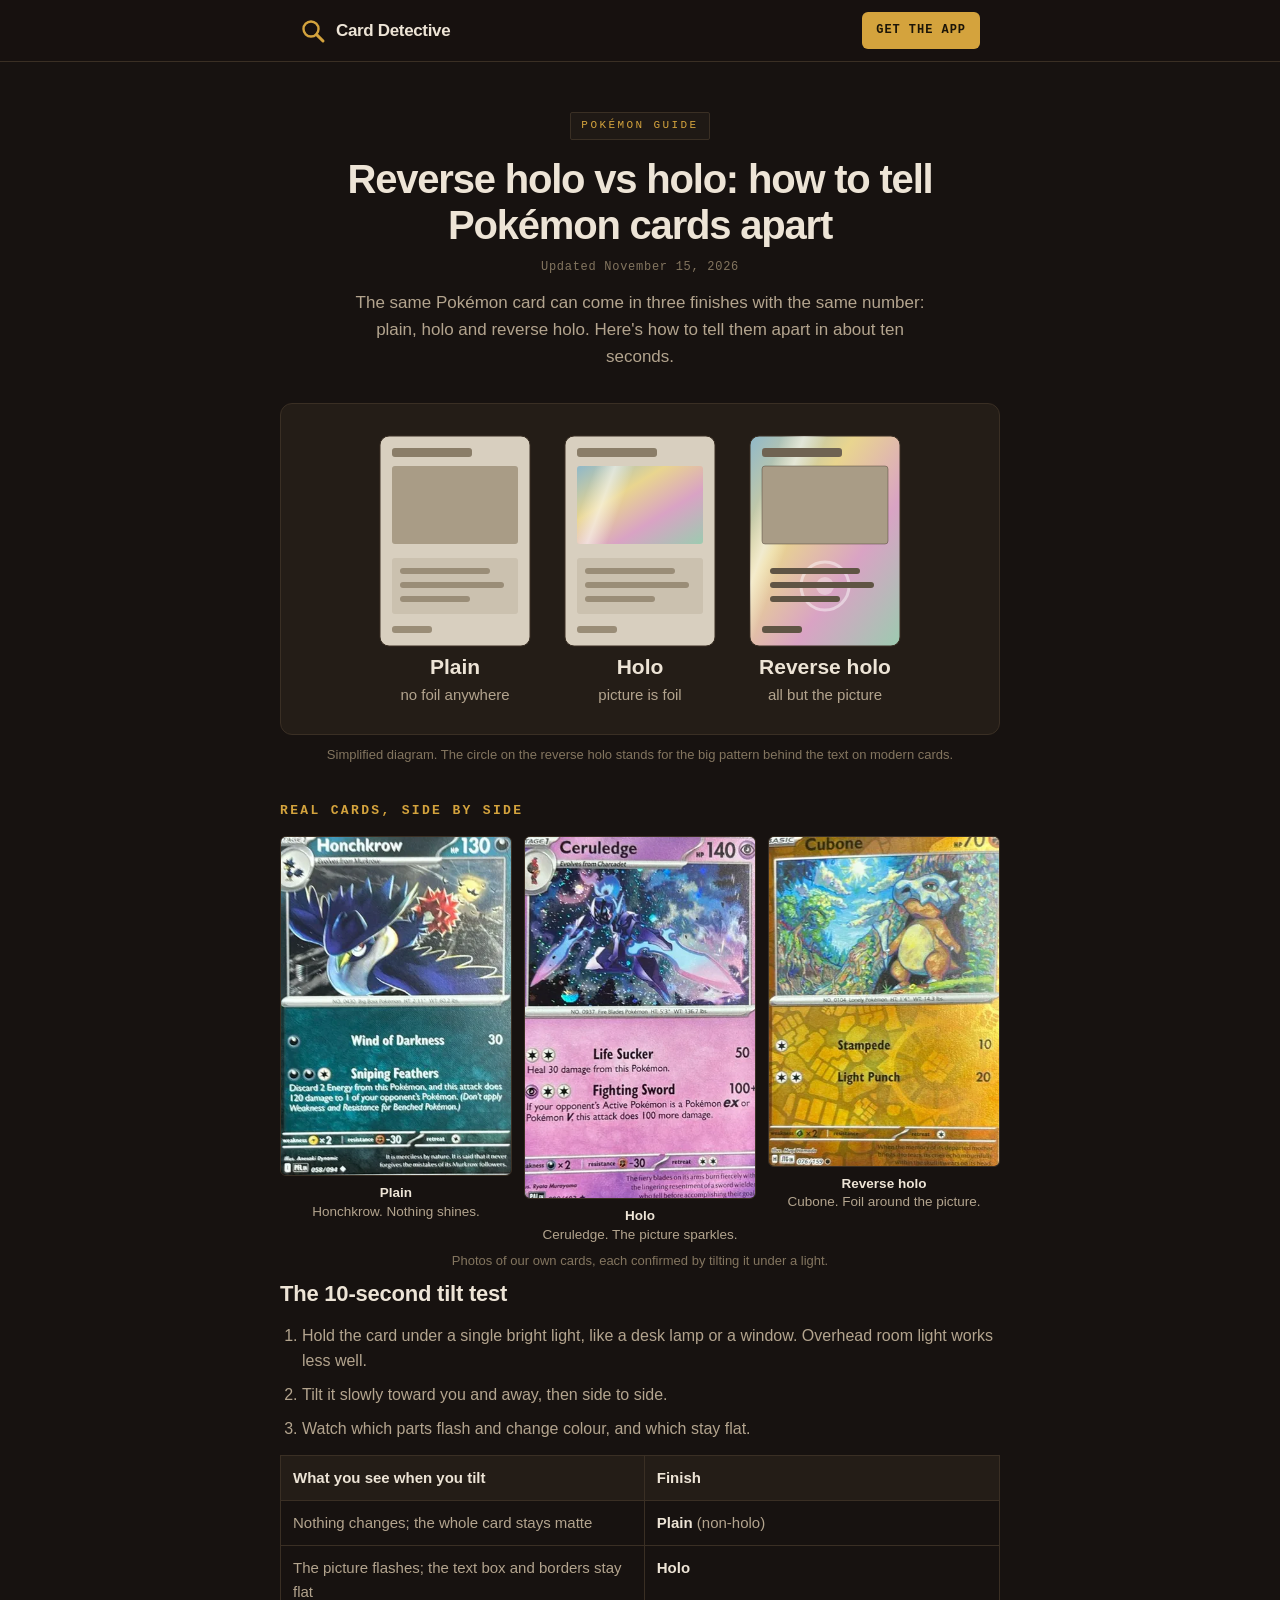
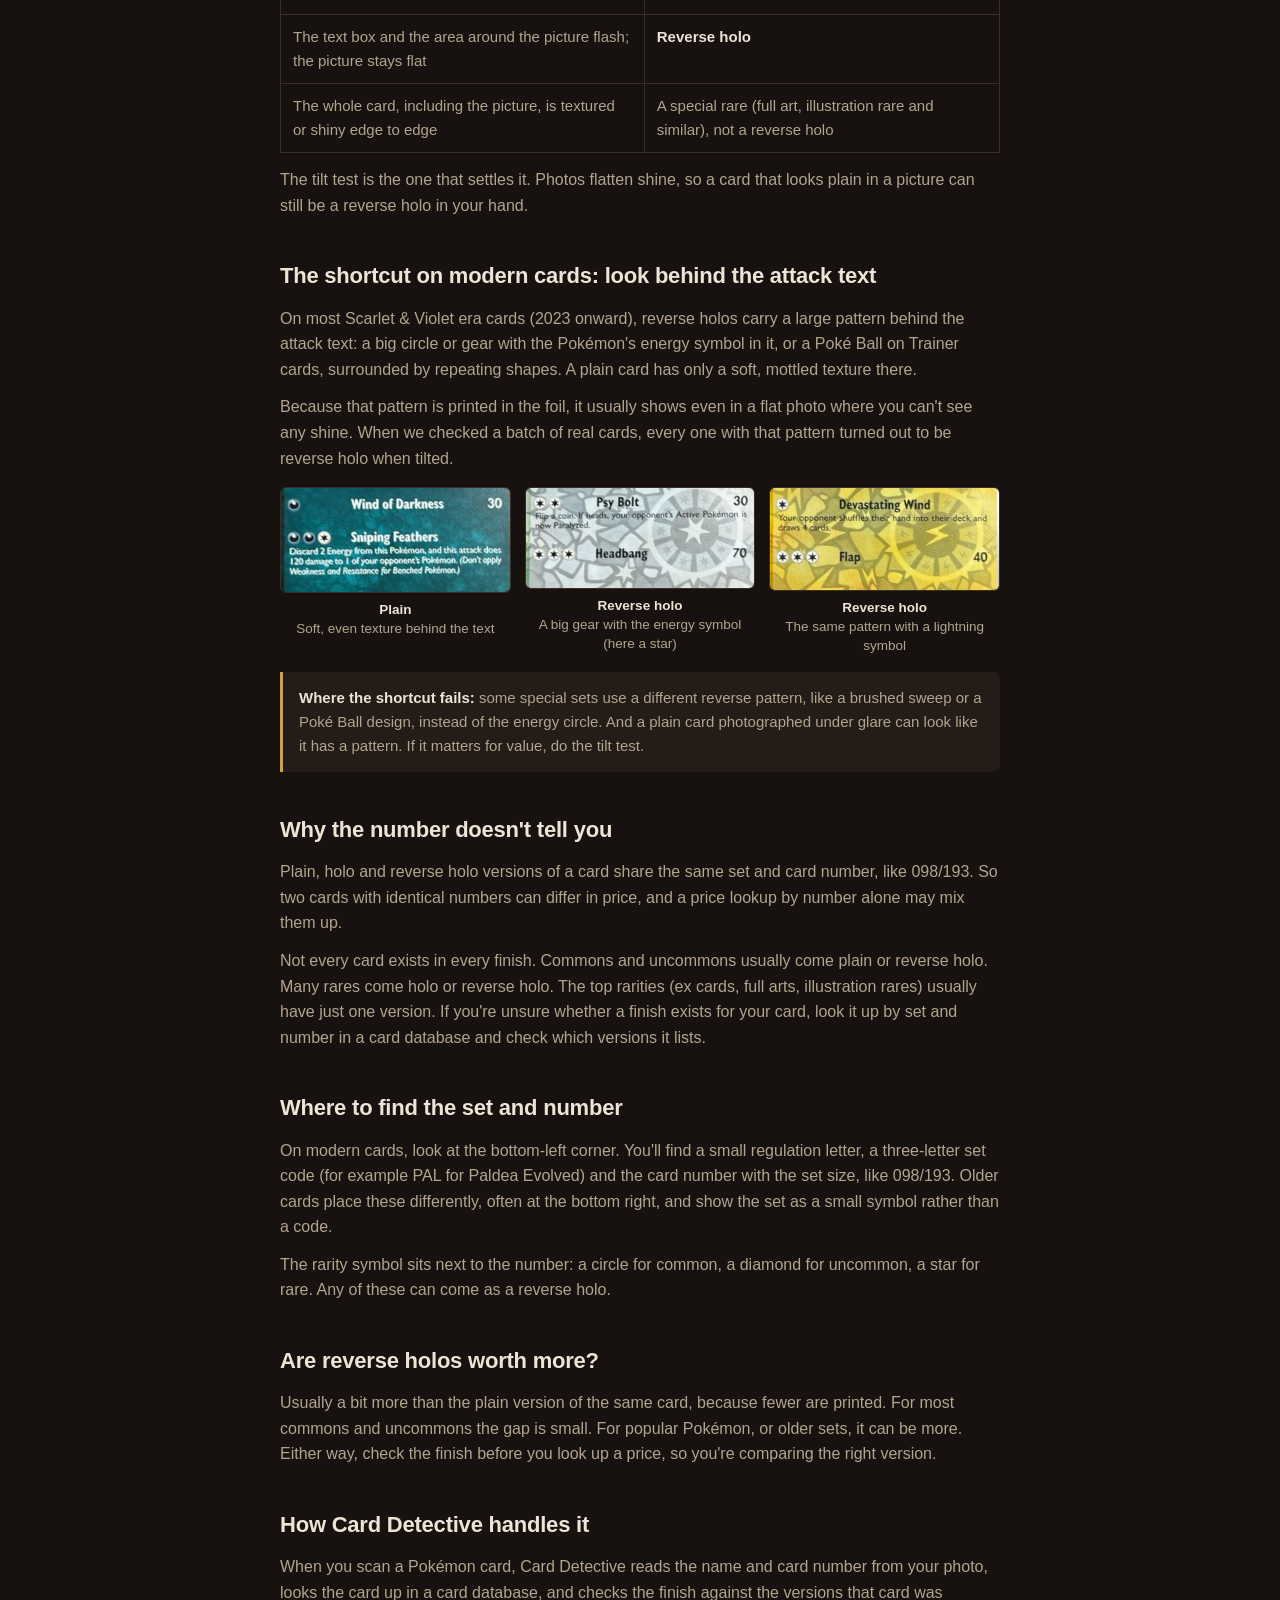
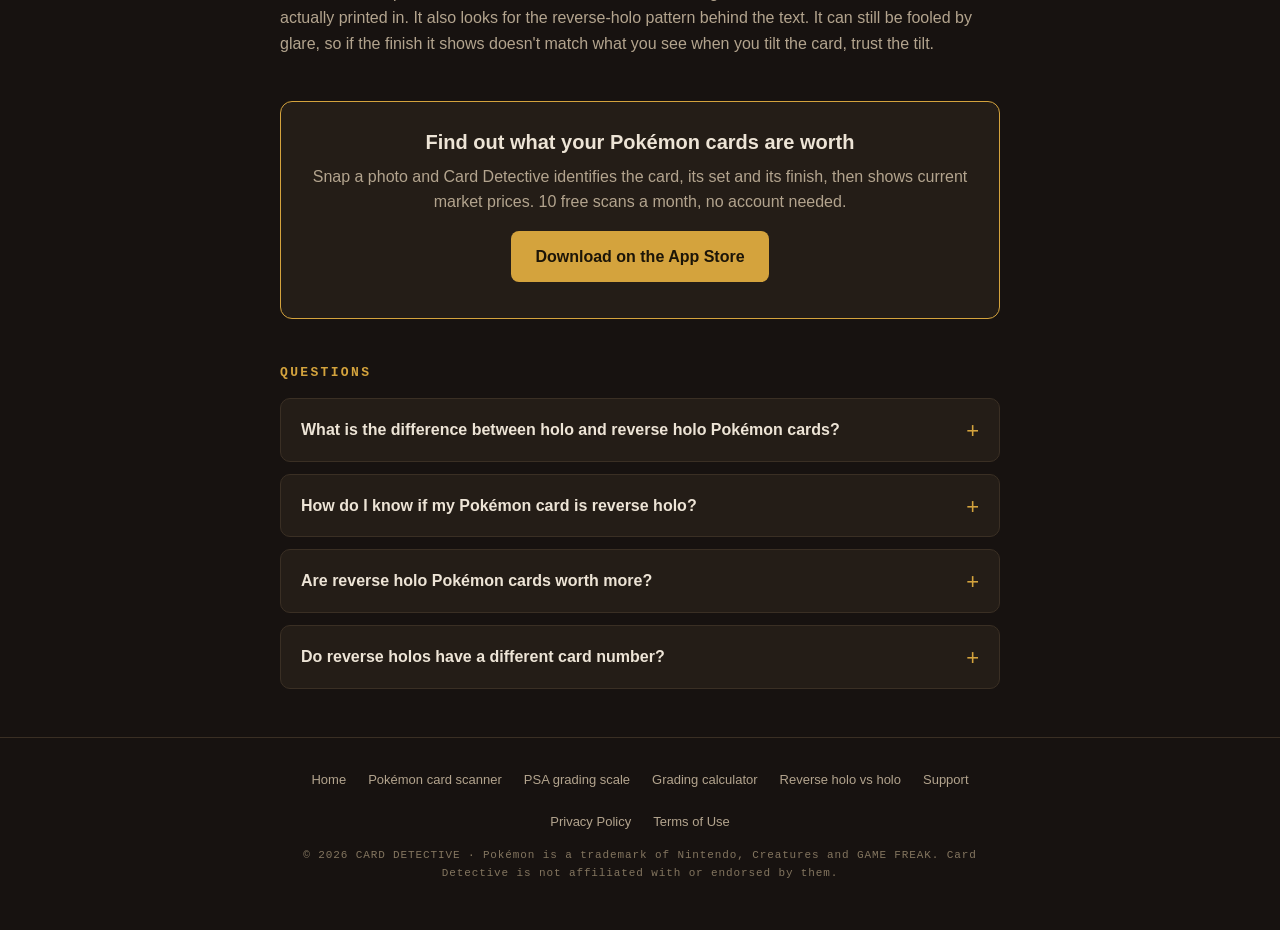
<file: how-to-tell-reverse-holo-pokemon-card/index.html>
<!DOCTYPE html>
<html lang="en">
<head>
<meta charset="UTF-8">
<meta name="viewport" content="width=device-width, initial-scale=1.0">
<title>Reverse Holo vs Holo: How to Tell Pokémon Cards Apart</title>
<meta name="description" content="Reverse holo vs holo vs plain? The 10-second tilt test, the pattern that gives away modern reverse holos in a photo, and why the card number can't tell you.">
<link rel="canonical" href="https://carddetective.app/how-to-tell-reverse-holo-pokemon-card/">
<meta name="apple-itunes-app" content="app-id=6766113008">
<meta name="theme-color" content="#171210">
<link rel="icon" href="/favicon.svg" type="image/svg+xml">
<link rel="apple-touch-icon" href="/apple-touch-icon.png">
<meta property="og:type" content="article">
<meta property="og:title" content="Reverse holo vs holo: how to tell Pokémon cards apart">
<meta property="og:description" content="The tilt test, the modern reverse-holo pattern, and why it matters for value.">
<meta property="og:url" content="https://carddetective.app/how-to-tell-reverse-holo-pokemon-card/">
<meta property="og:site_name" content="Card Detective">
<meta property="og:image" content="https://carddetective.app/og.png">
<meta name="twitter:card" content="summary_large_image">
<meta name="twitter:image" content="https://carddetective.app/og.png">
<link rel="stylesheet" href="/site.css">
<script type="application/ld+json">
{
  "@context": "https://schema.org",
  "@type": "Article",
  "headline": "Reverse holo vs holo: how to tell Pokémon cards apart",
  "description": "Reverse holo, holo or plain? The 10-second tilt test, the pattern that gives away modern reverse holos in a photo, and why the card number can’t tell you.",
  "image": ["https://carddetective.app/img/holo/reverse-cubone.webp", "https://carddetective.app/img/holo/textbox-reverse-wattrel.webp", "https://carddetective.app/og.png"],
  "datePublished": "2026-11-15",
  "dateModified": "2026-11-15",
  "mainEntityOfPage": "https://carddetective.app/how-to-tell-reverse-holo-pokemon-card/",
  "author": { "@type": "Organization", "name": "Card Detective", "url": "https://carddetective.app/" },
  "publisher": { "@type": "Organization", "name": "Card Detective", "url": "https://carddetective.app/", "logo": { "@type": "ImageObject", "url": "https://carddetective.app/apple-touch-icon.png" } }
}
</script>
<script type="application/ld+json">
{
  "@context": "https://schema.org",
  "@type": "BreadcrumbList",
  "itemListElement": [
    { "@type": "ListItem", "position": 1, "name": "Card Detective", "item": "https://carddetective.app/" },
    { "@type": "ListItem", "position": 2, "name": "Reverse holo vs holo", "item": "https://carddetective.app/how-to-tell-reverse-holo-pokemon-card/" }
  ]
}
</script>
<script type="application/ld+json">
{
  "@context": "https://schema.org",
  "@type": "FAQPage",
  "mainEntity": [
    {
      "@type": "Question",
      "name": "What is the difference between holo and reverse holo Pokémon cards?",
      "acceptedAnswer": { "@type": "Answer", "text": "On a holo card the picture is shiny foil and the rest of the card is not. A reverse holo is the opposite: the picture is flat and the rest of the card, including the text box and borders inside the frame, is foil." }
    },
    {
      "@type": "Question",
      "name": "How do I know if my Pokémon card is reverse holo?",
      "acceptedAnswer": { "@type": "Answer", "text": "Hold it under a light and tilt it slowly. If the area around the picture shimmers and changes colour while the picture itself stays flat, it is a reverse holo. On Scarlet & Violet era cards you can often also see a large pattern, like a circle with an energy symbol or a Poké Ball, behind the attack text." }
    },
    {
      "@type": "Question",
      "name": "Are reverse holo Pokémon cards worth more?",
      "acceptedAnswer": { "@type": "Answer", "text": "Usually a little more than the plain version of the same card, because there are fewer of them. For most commons and uncommons the difference is small; for popular Pokémon it can be more. Since the number is the same, check the finish before you look up a price." }
    },
    {
      "@type": "Question",
      "name": "Do reverse holos have a different card number?",
      "acceptedAnswer": { "@type": "Answer", "text": "No. The plain, holo and reverse holo versions of a card share the same set and number, so the number alone can't tell you which one you have. You have to look at where the foil is." }
    }
  ]
}
</script>
<style>
  .wrap { max-width: 760px; }
  .lede { color: var(--ink-dim); font-size: 17px; max-width: 600px; margin: 0 auto; }
  .diagram { background: var(--bg-card); border: 1px solid var(--border); border-radius: 12px; padding: 22px 12px 18px; margin-bottom: 8px; }
  .diagram svg { display: block; width: 100%; height: auto; max-width: 560px; margin: 0 auto; }
  .diagram-note { font-size: 13px; color: var(--ink-mute); text-align: center; margin: 10px 0 36px; }
  .shine { animation: sweep 3.2s ease-in-out infinite; }
  @keyframes sweep { 0%,100% { transform: translateX(-60px); } 50% { transform: translateX(60px); } }
  @media (prefers-reduced-motion: reduce) { .shine { animation: none; } }
  .compare { width: 100%; border-collapse: collapse; margin: 14px 0; font-size: 15px; }
  .compare th, .compare td { border: 1px solid var(--border); padding: 10px 12px; text-align: left; vertical-align: top; }
  .compare th { background: var(--bg-card); color: var(--ink); font-weight: 700; }
  .compare td { color: var(--ink-dim); }
  .table-scroll { overflow-x: auto; }
  article h2 { font-size: 22px; letter-spacing: -0.01em; margin: 40px 0 12px; }
  article h2:first-child { margin-top: 0; }
  article p, article li { color: var(--ink-dim); font-size: 16px; }
  article p + p { margin-top: 12px; }
  article ol, article ul { padding-left: 22px; margin-top: 8px; }
  article li + li { margin-top: 8px; }
  article ul + p, article ol + p { margin-top: 14px; }
  article strong { color: var(--ink); }
  .callout { background: var(--bg-card); border-left: 3px solid var(--gold); border-radius: 0 8px 8px 0; padding: 14px 16px; margin: 16px 0; }
  .callout p { font-size: 15px; }
  .photos { display: grid; grid-template-columns: repeat(3, 1fr); gap: 12px; margin: 14px 0 6px; }
  .photos figure, .boxes figure { margin: 0; }
  .photos img, .boxes img { width: 100%; height: auto; display: block; border-radius: 6px; border: 1px solid var(--border); background: var(--bg-card); }
  .photos figcaption, .boxes figcaption { font-size: 13.5px; color: var(--ink-dim); margin-top: 8px; text-align: center; line-height: 1.4; }
  .photos figcaption strong, .boxes figcaption strong { color: var(--ink); display: block; }
  .boxes { display: grid; gap: 14px; margin: 16px 0 6px; }
  @media (max-width: 639px) {
    .boxes figure { display: grid; grid-template-columns: 52% 1fr; gap: 12px; align-items: center; }
    .boxes figcaption { margin-top: 0; text-align: left; }
  }
  @media (min-width: 640px) { .boxes { grid-template-columns: 1fr 1fr 1fr; } }
  .photo-note { font-size: 13px; color: var(--ink-mute); text-align: center; margin-bottom: 4px; }
  .cta { background: var(--bg-card); border: 1px solid var(--gold); border-radius: 12px; padding: 24px 22px; text-align: center; margin: 44px 0; }
  .cta h2 { margin: 0 0 6px; font-size: 20px; }
  .cta p { color: var(--ink-dim); }
  .faq { margin-top: 14px; }
</style>
</head>
<body>
<nav aria-label="Main">
  <div class="nav-inner">
    <a class="brand" href="/" aria-label="Card Detective home">
      <svg width="26" height="26" viewBox="0 0 26 26" fill="none" aria-hidden="true">
        <circle cx="11" cy="11" r="7.5" stroke="#d4a33d" stroke-width="2.4"/>
        <line x1="16.6" y1="16.6" x2="23" y2="23" stroke="#d4a33d" stroke-width="3" stroke-linecap="round"/>
      </svg>
      Card Detective
    </a>
    <a class="nav-cta" href="https://apps.apple.com/app/apple-store/id6766113008?pt=128860059&amp;ct=web_holo_nav&amp;mt=8">GET THE APP</a>
  </div>
</nav>

<main class="wrap">
  <header class="page">
    <span class="tag">Pokémon Guide</span>
    <h1>Reverse holo vs holo: how to tell Pokémon cards apart</h1>
    <p class="updated">Updated November 15, 2026</p>
    <p class="lede" style="margin-top:12px">The same Pokémon card can come in three finishes with the same number: plain, holo and reverse holo. Here's how to tell them apart in about ten seconds.</p>
  </header>

  <div class="diagram">
    <svg viewBox="0 0 560 290" role="img" aria-labelledby="dg-title dg-desc">
      <title id="dg-title">Where the foil is on plain, holo and reverse holo cards</title>
      <desc id="dg-desc">Three card outlines. The plain card has no foil. The holo card has foil only in the picture window. The reverse holo card has foil everywhere except the picture window.</desc>
      <defs>
        <linearGradient id="foil" x1="0" y1="0" x2="1" y2="1">
          <stop offset="0" stop-color="#8fb8c9"/>
          <stop offset="0.35" stop-color="#e9d58f"/>
          <stop offset="0.65" stop-color="#d9a3c4"/>
          <stop offset="1" stop-color="#9ccbb0"/>
        </linearGradient>
        <linearGradient id="glint" x1="0" y1="0" x2="1" y2="0">
          <stop offset="0" stop-color="#fff" stop-opacity="0"/>
          <stop offset="0.5" stop-color="#fff" stop-opacity="0.55"/>
          <stop offset="1" stop-color="#fff" stop-opacity="0"/>
        </linearGradient>
        <clipPath id="c1"><rect x="20" y="10" width="150" height="210" rx="9"/></clipPath>
        <clipPath id="art2"><rect x="217" y="40" width="126" height="78" rx="3"/></clipPath>
        <clipPath id="c3"><rect x="390" y="10" width="150" height="210" rx="9"/></clipPath>
      </defs>
      <!-- card bodies -->
      <g font-family="-apple-system, Helvetica, Arial, sans-serif">
        <!-- 1 plain -->
        <rect x="20" y="10" width="150" height="210" rx="9" fill="#d8cfbf" stroke="#3a2f24"/>
        <rect x="32" y="40" width="126" height="78" rx="3" fill="#a99c86"/>
        <rect x="32" y="22" width="80" height="9" rx="3" fill="#8a7d68"/>
        <rect x="32" y="132" width="126" height="56" rx="3" fill="#cbc1af"/>
        <rect x="40" y="142" width="90" height="6" rx="3" fill="#9a8d77"/><rect x="40" y="156" width="104" height="6" rx="3" fill="#9a8d77"/><rect x="40" y="170" width="70" height="6" rx="3" fill="#9a8d77"/>
        <rect x="32" y="200" width="40" height="7" rx="3" fill="#9a8d77"/>
        <!-- 2 holo: art is foil -->
        <rect x="205" y="10" width="150" height="210" rx="9" fill="#d8cfbf" stroke="#3a2f24"/>
        <rect x="217" y="40" width="126" height="78" rx="3" fill="url(#foil)"/>
        <g clip-path="url(#art2)"><rect class="shine" x="250" y="30" width="40" height="100" fill="url(#glint)" transform="skewX(-20)"/></g>
        <rect x="217" y="22" width="80" height="9" rx="3" fill="#8a7d68"/>
        <rect x="217" y="132" width="126" height="56" rx="3" fill="#cbc1af"/>
        <rect x="225" y="142" width="90" height="6" rx="3" fill="#9a8d77"/><rect x="225" y="156" width="104" height="6" rx="3" fill="#9a8d77"/><rect x="225" y="170" width="70" height="6" rx="3" fill="#9a8d77"/>
        <rect x="217" y="200" width="40" height="7" rx="3" fill="#9a8d77"/>
        <!-- 3 reverse: everything but art is foil -->
        <rect x="390" y="10" width="150" height="210" rx="9" fill="url(#foil)" stroke="#3a2f24"/>
        <g clip-path="url(#c3)"><rect class="shine" x="425" y="0" width="46" height="240" fill="url(#glint)" transform="skewX(-20)"/></g>
        <circle cx="465" cy="160" r="24" fill="none" stroke="#fff" stroke-opacity="0.45" stroke-width="3"/>
        <circle cx="465" cy="160" r="9" fill="#fff" fill-opacity="0.35"/>
        <rect x="402" y="40" width="126" height="78" rx="3" fill="#a99c86" stroke="#3a2f24" stroke-opacity="0.4"/>
        <rect x="402" y="22" width="80" height="9" rx="3" fill="#6f6352"/>
        <rect x="410" y="142" width="90" height="6" rx="3" fill="#5f5444"/><rect x="410" y="156" width="104" height="6" rx="3" fill="#5f5444"/><rect x="410" y="170" width="70" height="6" rx="3" fill="#5f5444"/>
        <rect x="402" y="200" width="40" height="7" rx="3" fill="#5f5444"/>
        <!-- labels -->
        <text x="95" y="248" text-anchor="middle" font-size="21" font-weight="700" fill="#ede4d6">Plain</text>
        <text x="95" y="274" text-anchor="middle" font-size="15" fill="#b3a48e">no foil anywhere</text>
        <text x="280" y="248" text-anchor="middle" font-size="21" font-weight="700" fill="#ede4d6">Holo</text>
        <text x="280" y="274" text-anchor="middle" font-size="15" fill="#b3a48e">picture is foil</text>
        <text x="465" y="248" text-anchor="middle" font-size="21" font-weight="700" fill="#ede4d6">Reverse holo</text>
        <text x="465" y="274" text-anchor="middle" font-size="15" fill="#b3a48e">all but the picture</text>
      </g>
    </svg>
  </div>
  <p class="diagram-note">Simplified diagram. The circle on the reverse holo stands for the big pattern behind the text on modern cards.</p>

  <h2 class="sec" style="margin-top:8px">Real cards, side by side</h2>
  <div class="photos">
    <figure>
      <img src="/img/holo/plain-honchkrow.webp" width="360" height="529" loading="lazy" decoding="async" alt="Plain (non-holo) Honchkrow Pokémon card with a flat picture and flat text box">
      <figcaption><strong>Plain</strong>Honchkrow. Nothing shines.</figcaption>
    </figure>
    <figure>
      <img src="/img/holo/holo-ceruledge.webp" width="360" height="565" loading="lazy" decoding="async" alt="Holo Ceruledge Pokémon card with sparkling foil in the picture and a plain text box">
      <figcaption><strong>Holo</strong>Ceruledge. The picture sparkles.</figcaption>
    </figure>
    <figure>
      <img src="/img/holo/reverse-cubone.webp" width="360" height="514" loading="lazy" decoding="async" alt="Reverse holo Cubone Pokémon card with a foil pattern behind the text and a flat picture">
      <figcaption><strong>Reverse holo</strong>Cubone. Foil around the picture.</figcaption>
    </figure>
  </div>
  <p class="photo-note">Photos of our own cards, each confirmed by tilting it under a light.</p>

  <article>
    <h2>The 10-second tilt test</h2>
    <ol>
      <li>Hold the card under a single bright light, like a desk lamp or a window. Overhead room light works less well.</li>
      <li>Tilt it slowly toward you and away, then side to side.</li>
      <li>Watch which parts flash and change colour, and which stay flat.</li>
    </ol>
    <div class="table-scroll">
      <table class="compare">
        <thead><tr><th>What you see when you tilt</th><th>Finish</th></tr></thead>
        <tbody>
          <tr><td>Nothing changes; the whole card stays matte</td><td><strong>Plain</strong> (non-holo)</td></tr>
          <tr><td>The picture flashes; the text box and borders stay flat</td><td><strong>Holo</strong></td></tr>
          <tr><td>The text box and the area around the picture flash; the picture stays flat</td><td><strong>Reverse holo</strong></td></tr>
          <tr><td>The whole card, including the picture, is textured or shiny edge to edge</td><td>A special rare (full art, illustration rare and similar), not a reverse holo</td></tr>
        </tbody>
      </table>
    </div>
    <p>The tilt test is the one that settles it. Photos flatten shine, so a card that looks plain in a picture can still be a reverse holo in your hand.</p>

    <h2>The shortcut on modern cards: look behind the attack text</h2>
    <p>On most Scarlet &amp; Violet era cards (2023 onward), reverse holos carry a large pattern behind the attack text: a big circle or gear with the Pokémon's energy symbol in it, or a Poké Ball on Trainer cards, surrounded by repeating shapes. A plain card has only a soft, mottled texture there.</p>
    <p>Because that pattern is printed in the foil, it usually shows even in a flat photo where you can't see any shine. When we checked a batch of real cards, every one with that pattern turned out to be reverse holo when tilted.</p>
    <div class="boxes">
      <figure>
        <img src="/img/holo/textbox-plain-honchkrow.webp" width="600" height="272" loading="lazy" decoding="async" alt="Close-up of a plain Pokémon card's attack text with only a soft mottled texture behind it">
        <figcaption><strong>Plain</strong>Soft, even texture behind the text</figcaption>
      </figure>
      <figure>
        <img src="/img/holo/textbox-reverse-girafarig.webp" width="600" height="263" loading="lazy" decoding="async" alt="Close-up of a reverse holo Pokémon card's attack text with a large gear pattern and star symbol behind it">
        <figcaption><strong>Reverse holo</strong>A big gear with the energy symbol (here a star)</figcaption>
      </figure>
      <figure>
        <img src="/img/holo/textbox-reverse-wattrel.webp" width="600" height="268" loading="lazy" decoding="async" alt="Close-up of a reverse holo Pokémon card's attack text with a large gear pattern and lightning symbol behind it">
        <figcaption><strong>Reverse holo</strong>The same pattern with a lightning symbol</figcaption>
      </figure>
    </div>
    <div class="callout">
      <p><strong>Where the shortcut fails:</strong> some special sets use a different reverse pattern, like a brushed sweep or a Poké Ball design, instead of the energy circle. And a plain card photographed under glare can look like it has a pattern. If it matters for value, do the tilt test.</p>
    </div>

    <h2>Why the number doesn't tell you</h2>
    <p>Plain, holo and reverse holo versions of a card share the same set and card number, like 098/193. So two cards with identical numbers can differ in price, and a price lookup by number alone may mix them up.</p>
    <p>Not every card exists in every finish. Commons and uncommons usually come plain or reverse holo. Many rares come holo or reverse holo. The top rarities (ex cards, full arts, illustration rares) usually have just one version. If you're unsure whether a finish exists for your card, look it up by set and number in a card database and check which versions it lists.</p>

    <h2>Where to find the set and number</h2>
    <p>On modern cards, look at the bottom-left corner. You'll find a small regulation letter, a three-letter set code (for example PAL for Paldea Evolved) and the card number with the set size, like 098/193. Older cards place these differently, often at the bottom right, and show the set as a small symbol rather than a code.</p>
    <p>The rarity symbol sits next to the number: a circle for common, a diamond for uncommon, a star for rare. Any of these can come as a reverse holo.</p>

    <h2>Are reverse holos worth more?</h2>
    <p>Usually a bit more than the plain version of the same card, because fewer are printed. For most commons and uncommons the gap is small. For popular Pokémon, or older sets, it can be more. Either way, check the finish before you look up a price, so you're comparing the right version.</p>

    <h2>How Card Detective handles it</h2>
    <p>When you scan a Pokémon card, Card Detective reads the name and card number from your photo, looks the card up in a card database, and checks the finish against the versions that card was actually printed in. It also looks for the reverse-holo pattern behind the text. It can still be fooled by glare, so if the finish it shows doesn't match what you see when you tilt the card, trust the tilt.</p>
  </article>

  <div class="cta">
    <h2>Find out what your Pokémon cards are worth</h2>
    <p>Snap a photo and Card Detective identifies the card, its set and its finish, then shows current market prices. 10 free scans a month, no account needed.</p>
    <a class="btn" href="https://apps.apple.com/app/apple-store/id6766113008?pt=128860059&amp;ct=web_holo_page&amp;mt=8">Download on the App Store</a>
  </div>

  <h2 class="sec">Questions</h2>
  <div class="faq">
    <details>
      <summary>What is the difference between holo and reverse holo Pokémon cards?</summary>
      <div class="a"><p>On a holo card the picture is shiny foil and the rest of the card is not. A reverse holo is the opposite: the picture is flat and the rest of the card, including the text box and borders inside the frame, is foil.</p></div>
    </details>
    <details>
      <summary>How do I know if my Pokémon card is reverse holo?</summary>
      <div class="a"><p>Hold it under a light and tilt it slowly. If the area around the picture shimmers and changes colour while the picture itself stays flat, it is a reverse holo. On Scarlet &amp; Violet era cards you can often also see a large pattern, like a circle with an energy symbol or a Poké Ball, behind the attack text.</p></div>
    </details>
    <details>
      <summary>Are reverse holo Pokémon cards worth more?</summary>
      <div class="a"><p>Usually a little more than the plain version of the same card, because there are fewer of them. For most commons and uncommons the difference is small; for popular Pokémon it can be more. Since the number is the same, check the finish before you look up a price.</p></div>
    </details>
    <details>
      <summary>Do reverse holos have a different card number?</summary>
      <div class="a"><p>No. The plain, holo and reverse holo versions of a card share the same set and number, so the number alone can't tell you which one you have. You have to look at where the foil is.</p></div>
    </details>
  </div>
</main>

<footer>
  <div class="wrap">
    <div class="foot-links">
      <a href="/">Home</a>
      <a href="/pokemon-card-scanner/">Pokémon card scanner</a>
      <a href="/psa-grading-scale/">PSA grading scale</a>
      <a href="/should-i-grade-my-card/">Grading calculator</a>
      <a href="/how-to-tell-reverse-holo-pokemon-card/">Reverse holo vs holo</a>
      <a href="/support/">Support</a>
      <a href="/privacy/">Privacy Policy</a>
      <a href="https://www.apple.com/legal/internet-services/itunes/dev/stdeula/">Terms of Use</a>
    </div>
    <p class="copyright">© 2026 CARD DETECTIVE · Pokémon is a trademark of Nintendo, Creatures and GAME FREAK. Card Detective is not affiliated with or endorsed by them.</p>
  </div>
</footer>
</body>
</html>
</file>
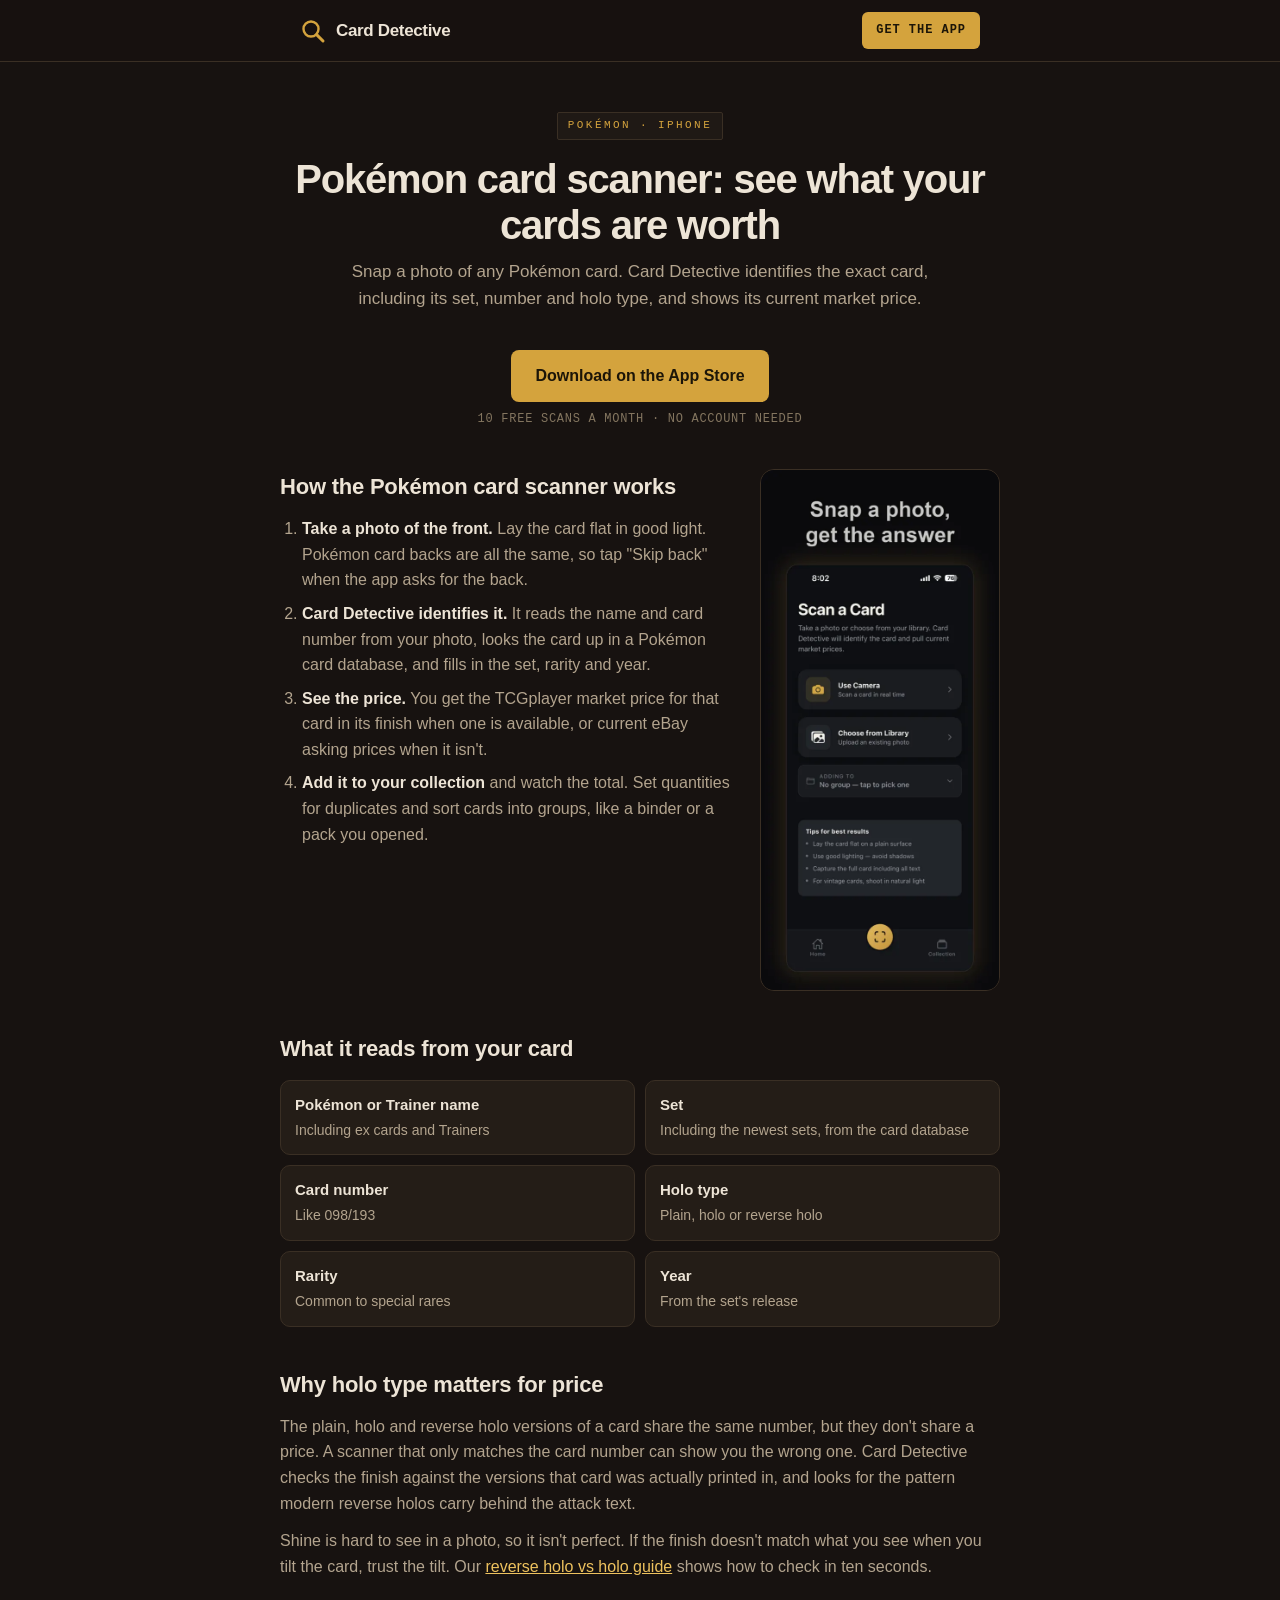
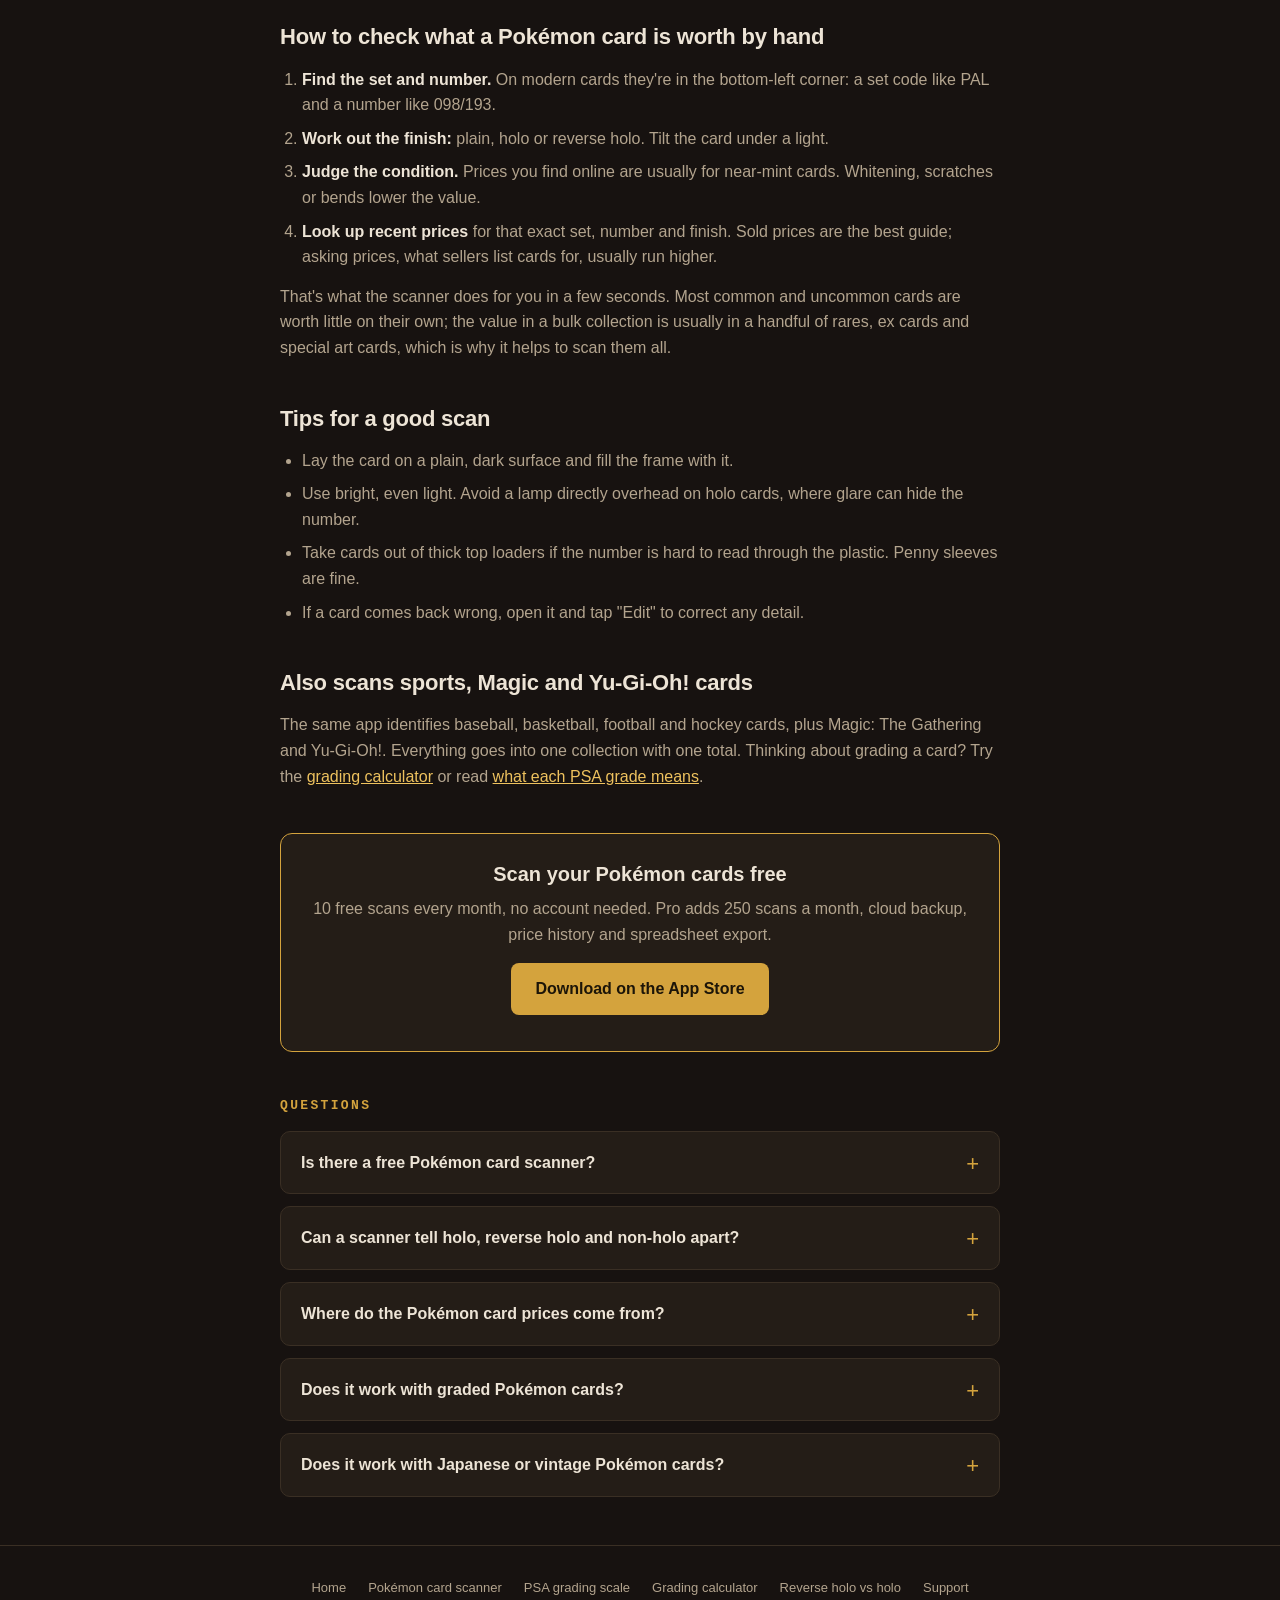
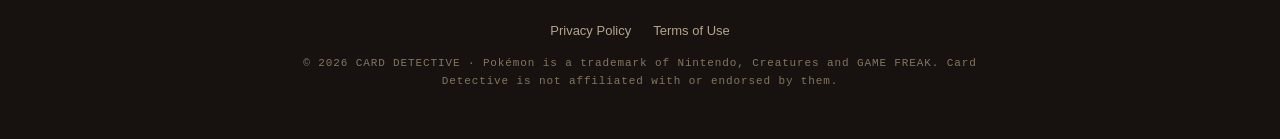
<file: pokemon-card-scanner/index.html>
<!DOCTYPE html>
<html lang="en">
<head>
<meta charset="UTF-8">
<meta name="viewport" content="width=device-width, initial-scale=1.0">
<title>Pokémon Card Scanner: Check What Your Cards Are Worth</title>
<meta name="description" content="Scan a Pokémon card with your iPhone to identify its set, number and holo type and see its current market price. Free: 10 scans a month, no account.">
<link rel="canonical" href="https://carddetective.app/pokemon-card-scanner/">
<meta name="apple-itunes-app" content="app-id=6766113008">
<meta name="theme-color" content="#171210">
<link rel="icon" href="/favicon.svg" type="image/svg+xml">
<link rel="apple-touch-icon" href="/apple-touch-icon.png">
<meta property="og:type" content="website">
<meta property="og:title" content="Pokémon card scanner: check what your cards are worth">
<meta property="og:description" content="Identify a Pokémon card's set, number and holo type from one photo and see its current market price.">
<meta property="og:url" content="https://carddetective.app/pokemon-card-scanner/">
<meta property="og:site_name" content="Card Detective">
<meta property="og:image" content="https://carddetective.app/og.png">
<meta name="twitter:card" content="summary_large_image">
<meta name="twitter:image" content="https://carddetective.app/og.png">
<link rel="stylesheet" href="/site.css">
<script type="application/ld+json">
{
  "@context": "https://schema.org",
  "@type": "BreadcrumbList",
  "itemListElement": [
    { "@type": "ListItem", "position": 1, "name": "Card Detective", "item": "https://carddetective.app/" },
    { "@type": "ListItem", "position": 2, "name": "Pokémon card scanner", "item": "https://carddetective.app/pokemon-card-scanner/" }
  ]
}
</script>
<script type="application/ld+json">
{
  "@context": "https://schema.org",
  "@type": "FAQPage",
  "mainEntity": [
    {
      "@type": "Question",
      "name": "Is there a free Pokémon card scanner?",
      "acceptedAnswer": { "@type": "Answer", "text": "Yes. Card Detective is free to download on iPhone and includes 10 scans every month with no account. Pro adds more scans and collection tools." }
    },
    {
      "@type": "Question",
      "name": "Can a scanner tell holo, reverse holo and non-holo apart?",
      "acceptedAnswer": { "@type": "Answer", "text": "Card Detective reads the finish from your photo and checks it against the versions that card was actually printed in. Shine is hard to capture in a photo, so if the finish it shows doesn't match what you see when you tilt the card, trust the tilt." }
    },
    {
      "@type": "Question",
      "name": "Where do the Pokémon card prices come from?",
      "acceptedAnswer": { "@type": "Answer", "text": "Card Detective shows the TCGplayer market price for that card in its finish when one is available, and current eBay asking prices otherwise. The app labels which one you're seeing." }
    },
    {
      "@type": "Question",
      "name": "Does it work with graded Pokémon cards?",
      "acceptedAnswer": { "@type": "Answer", "text": "It identifies cards in PSA, BGS, CGC and similar holders, but shows the ungraded market price, clearly labelled as not reflecting the grade. It doesn't guess a graded price." }
    },
    {
      "@type": "Question",
      "name": "Does it work with Japanese or vintage Pokémon cards?",
      "acceptedAnswer": { "@type": "Answer", "text": "Card Detective is built and tested mainly on English-language cards. Japanese cards may not identify reliably." }
    }
  ]
}
</script>
<style>
  .wrap { max-width: 760px; }
  .lede { color: var(--ink-dim); font-size: 17px; max-width: 600px; margin: 0 auto; }
  .hero-cta { text-align: center; margin-top: 22px; }
  .hero-cta .btn { margin-bottom: 8px; }
  .free { font-family: var(--mono); font-size: 12px; color: var(--ink-mute); letter-spacing: 0.06em; }
  .split { display: grid; grid-template-columns: 1fr 240px; gap: 28px; align-items: start; margin: 8px 0 8px; }
  .split img { width: 240px; height: auto; aspect-ratio: 552 / 1200; border-radius: 14px; border: 1px solid var(--border); display: block; }
  @media (max-width: 640px) { .split { grid-template-columns: 1fr; } .split img { margin: 0 auto; width: 220px; } }
  .reads { display: grid; grid-template-columns: 1fr 1fr; gap: 10px; margin-top: 14px; }
  @media (max-width: 480px) { .reads { grid-template-columns: 1fr; } }
  .read { background: var(--bg-card); border: 1px solid var(--border); border-radius: 10px; padding: 12px 14px; }
  .read strong { display: block; color: var(--ink); font-size: 15px; }
  .read span { color: var(--ink-dim); font-size: 14px; }
  article h2 { font-size: 22px; letter-spacing: -0.01em; margin: 40px 0 12px; }
  article h2:first-child { margin-top: 0; }
  article p, article li { color: var(--ink-dim); font-size: 16px; }
  article p + p { margin-top: 12px; }
  article ol, article ul { padding-left: 22px; margin-top: 8px; }
  article li + li { margin-top: 8px; }
  article ul + p, article ol + p { margin-top: 14px; }
  article strong { color: var(--ink); }
  .cta { background: var(--bg-card); border: 1px solid var(--gold); border-radius: 12px; padding: 24px 22px; text-align: center; margin: 44px 0; }
  .cta h2 { margin: 0 0 6px; font-size: 20px; }
  .cta p { color: var(--ink-dim); }
  .faq { margin-top: 14px; }
</style>
</head>
<body>
<nav aria-label="Main">
  <div class="nav-inner">
    <a class="brand" href="/" aria-label="Card Detective home">
      <svg width="26" height="26" viewBox="0 0 26 26" fill="none" aria-hidden="true">
        <circle cx="11" cy="11" r="7.5" stroke="#d4a33d" stroke-width="2.4"/>
        <line x1="16.6" y1="16.6" x2="23" y2="23" stroke="#d4a33d" stroke-width="3" stroke-linecap="round"/>
      </svg>
      Card Detective
    </a>
    <a class="nav-cta" href="https://apps.apple.com/app/apple-store/id6766113008?pt=128860059&amp;ct=web_pokemon_nav&amp;mt=8">GET THE APP</a>
  </div>
</nav>

<main class="wrap">
  <header class="page">
    <span class="tag">Pokémon · iPhone</span>
    <h1>Pokémon card scanner: see what your cards are worth</h1>
    <p class="lede">Snap a photo of any Pokémon card. Card Detective identifies the exact card, including its set, number and holo type, and shows its current market price.</p>
    <div class="hero-cta">
      <a class="btn" href="https://apps.apple.com/app/apple-store/id6766113008?pt=128860059&amp;ct=web_pokemon_hero&amp;mt=8">Download on the App Store</a>
      <div class="free">10 FREE SCANS A MONTH · NO ACCOUNT NEEDED</div>
    </div>
  </header>

  <article>
    <div class="split">
      <div>
        <h2>How the Pokémon card scanner works</h2>
        <ol>
          <li><strong>Take a photo of the front.</strong> Lay the card flat in good light. Pokémon card backs are all the same, so tap "Skip back" when the app asks for the back.</li>
          <li><strong>Card Detective identifies it.</strong> It reads the name and card number from your photo, looks the card up in a Pokémon card database, and fills in the set, rarity and year.</li>
          <li><strong>See the price.</strong> You get the TCGplayer market price for that card in its finish when one is available, or current eBay asking prices when it isn't.</li>
          <li><strong>Add it to your collection</strong> and watch the total. Set quantities for duplicates and sort cards into groups, like a binder or a pack you opened.</li>
        </ol>
      </div>
      <img src="/img/scan.webp" width="552" height="1200" loading="lazy" decoding="async" alt="Card Detective camera screen with Use Camera and Choose from Library options">
    </div>

    <h2>What it reads from your card</h2>
    <div class="reads">
      <div class="read"><strong>Pokémon or Trainer name</strong><span>Including ex cards and Trainers</span></div>
      <div class="read"><strong>Set</strong><span>Including the newest sets, from the card database</span></div>
      <div class="read"><strong>Card number</strong><span>Like 098/193</span></div>
      <div class="read"><strong>Holo type</strong><span>Plain, holo or reverse holo</span></div>
      <div class="read"><strong>Rarity</strong><span>Common to special rares</span></div>
      <div class="read"><strong>Year</strong><span>From the set's release</span></div>
    </div>

    <h2>Why holo type matters for price</h2>
    <p>The plain, holo and reverse holo versions of a card share the same number, but they don't share a price. A scanner that only matches the card number can show you the wrong one. Card Detective checks the finish against the versions that card was actually printed in, and looks for the pattern modern reverse holos carry behind the attack text.</p>
    <p>Shine is hard to see in a photo, so it isn't perfect. If the finish doesn't match what you see when you tilt the card, trust the tilt. Our <a href="/how-to-tell-reverse-holo-pokemon-card/">reverse holo vs holo guide</a> shows how to check in ten seconds.</p>

    <h2>How to check what a Pokémon card is worth by hand</h2>
    <ol>
      <li><strong>Find the set and number.</strong> On modern cards they're in the bottom-left corner: a set code like PAL and a number like 098/193.</li>
      <li><strong>Work out the finish:</strong> plain, holo or reverse holo. Tilt the card under a light.</li>
      <li><strong>Judge the condition.</strong> Prices you find online are usually for near-mint cards. Whitening, scratches or bends lower the value.</li>
      <li><strong>Look up recent prices</strong> for that exact set, number and finish. Sold prices are the best guide; asking prices, what sellers list cards for, usually run higher.</li>
    </ol>
    <p>That's what the scanner does for you in a few seconds. Most common and uncommon cards are worth little on their own; the value in a bulk collection is usually in a handful of rares, ex cards and special art cards, which is why it helps to scan them all.</p>

    <h2>Tips for a good scan</h2>
    <ul>
      <li>Lay the card on a plain, dark surface and fill the frame with it.</li>
      <li>Use bright, even light. Avoid a lamp directly overhead on holo cards, where glare can hide the number.</li>
      <li>Take cards out of thick top loaders if the number is hard to read through the plastic. Penny sleeves are fine.</li>
      <li>If a card comes back wrong, open it and tap "Edit" to correct any detail.</li>
    </ul>

    <h2>Also scans sports, Magic and Yu-Gi-Oh! cards</h2>
    <p>The same app identifies baseball, basketball, football and hockey cards, plus Magic: The Gathering and Yu-Gi-Oh!. Everything goes into one collection with one total. Thinking about grading a card? Try the <a href="/should-i-grade-my-card/">grading calculator</a> or read <a href="/psa-grading-scale/">what each PSA grade means</a>.</p>
  </article>

  <div class="cta">
    <h2>Scan your Pokémon cards free</h2>
    <p>10 free scans every month, no account needed. Pro adds 250 scans a month, cloud backup, price history and spreadsheet export.</p>
    <a class="btn" href="https://apps.apple.com/app/apple-store/id6766113008?pt=128860059&amp;ct=web_pokemon_page&amp;mt=8">Download on the App Store</a>
  </div>

  <h2 class="sec">Questions</h2>
  <div class="faq">
    <details>
      <summary>Is there a free Pokémon card scanner?</summary>
      <div class="a"><p>Yes. Card Detective is free to download on iPhone and includes 10 scans every month with no account. Pro adds more scans and collection tools.</p></div>
    </details>
    <details>
      <summary>Can a scanner tell holo, reverse holo and non-holo apart?</summary>
      <div class="a"><p>Card Detective reads the finish from your photo and checks it against the versions that card was actually printed in. Shine is hard to capture in a photo, so if the finish it shows doesn't match what you see when you tilt the card, trust the tilt.</p></div>
    </details>
    <details>
      <summary>Where do the Pokémon card prices come from?</summary>
      <div class="a"><p>Card Detective shows the TCGplayer market price for that card in its finish when one is available, and current eBay asking prices otherwise. The app labels which one you're seeing.</p></div>
    </details>
    <details>
      <summary>Does it work with graded Pokémon cards?</summary>
      <div class="a"><p>It identifies cards in PSA, BGS, CGC and similar holders, but shows the ungraded market price, clearly labelled as not reflecting the grade. It doesn't guess a graded price.</p></div>
    </details>
    <details>
      <summary>Does it work with Japanese or vintage Pokémon cards?</summary>
      <div class="a"><p>Card Detective is built and tested mainly on English-language cards. Japanese cards may not identify reliably.</p></div>
    </details>
  </div>
</main>

<footer>
  <div class="wrap">
    <div class="foot-links">
      <a href="/">Home</a>
      <a href="/pokemon-card-scanner/">Pokémon card scanner</a>
      <a href="/psa-grading-scale/">PSA grading scale</a>
      <a href="/should-i-grade-my-card/">Grading calculator</a>
      <a href="/how-to-tell-reverse-holo-pokemon-card/">Reverse holo vs holo</a>
      <a href="/support/">Support</a>
      <a href="/privacy/">Privacy Policy</a>
      <a href="https://www.apple.com/legal/internet-services/itunes/dev/stdeula/">Terms of Use</a>
    </div>
    <p class="copyright">© 2026 CARD DETECTIVE · Pokémon is a trademark of Nintendo, Creatures and GAME FREAK. Card Detective is not affiliated with or endorsed by them.</p>
  </div>
</footer>
</body>
</html>
</file>
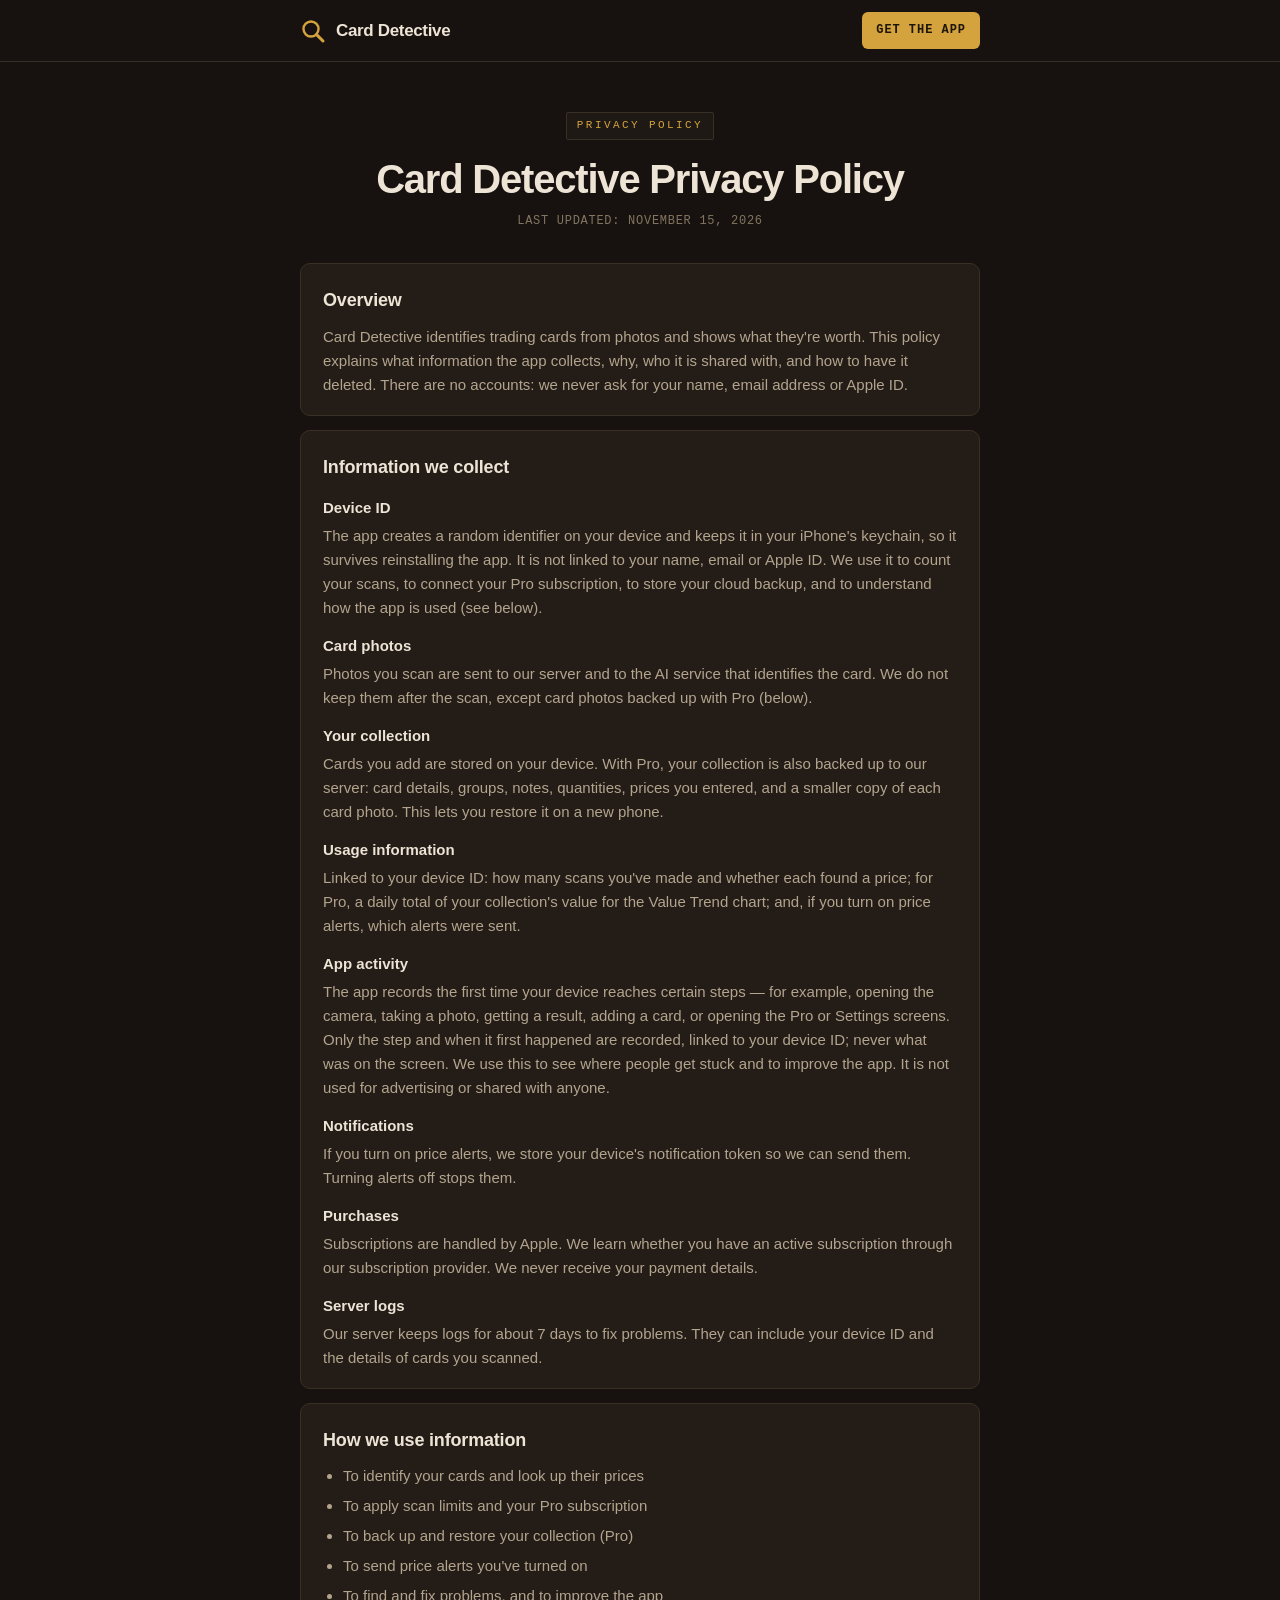
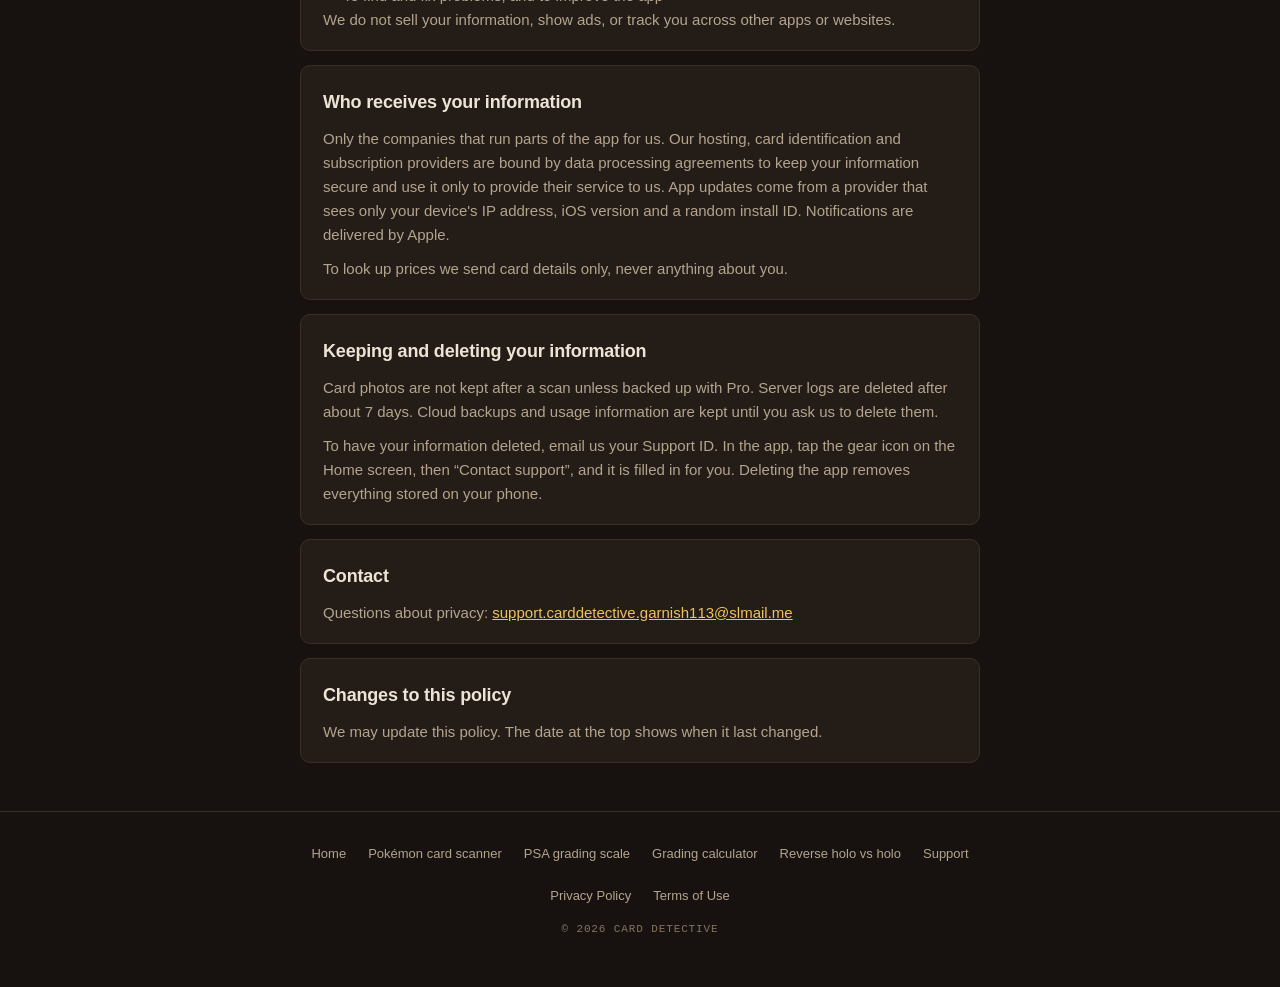
<file: privacy/index.html>
<!DOCTYPE html>
<html lang="en">
<head>
<meta charset="UTF-8">
<meta name="viewport" content="width=device-width, initial-scale=1.0">
<title>Card Detective Privacy Policy</title>
<meta name="description" content="What Card Detective collects, why, who it is shared with, and how to have it deleted.">
<link rel="canonical" href="https://carddetective.app/privacy/">
<link rel="icon" href="/favicon.svg" type="image/svg+xml">
<link rel="apple-touch-icon" href="/apple-touch-icon.png">
<link rel="stylesheet" href="/site.css">
</head>
<body>
<nav aria-label="Main">
  <div class="nav-inner">
    <a class="brand" href="/" aria-label="Card Detective home">
      <svg width="26" height="26" viewBox="0 0 26 26" fill="none" aria-hidden="true">
        <circle cx="11" cy="11" r="7.5" stroke="#d4a33d" stroke-width="2.4"/>
        <line x1="16.6" y1="16.6" x2="23" y2="23" stroke="#d4a33d" stroke-width="3" stroke-linecap="round"/>
      </svg>
      Card Detective
    </a>
    <a class="nav-cta" href="https://apps.apple.com/app/apple-store/id6766113008?pt=128860059&amp;ct=web_support&amp;mt=8">GET THE APP</a>
  </div>
</nav>

<main class="wrap">
  <header class="page">
    <span class="tag">Privacy Policy</span>
    <h1>Card Detective Privacy Policy</h1>
    <p class="updated">LAST UPDATED: NOVEMBER 15, 2026</p>
  </header>

  <div class="policy">
    <section>
      <h2>Overview</h2>
      <p>Card Detective identifies trading cards from photos and shows what they're worth. This policy explains what information the app collects, why, who it is shared with, and how to have it deleted. There are no accounts: we never ask for your name, email address or Apple ID.</p>
    </section>

    <section>
      <h2>Information we collect</h2>
      <h3>Device ID</h3>
      <p>The app creates a random identifier on your device and keeps it in your iPhone's keychain, so it survives reinstalling the app. It is not linked to your name, email or Apple ID. We use it to count your scans, to connect your Pro subscription, to store your cloud backup, and to understand how the app is used (see below).</p>
      <h3>Card photos</h3>
      <p>Photos you scan are sent to our server and to the AI service that identifies the card. We do not keep them after the scan, except card photos backed up with Pro (below).</p>
      <h3>Your collection</h3>
      <p>Cards you add are stored on your device. With Pro, your collection is also backed up to our server: card details, groups, notes, quantities, prices you entered, and a smaller copy of each card photo. This lets you restore it on a new phone.</p>
      <h3>Usage information</h3>
      <p>Linked to your device ID: how many scans you've made and whether each found a price; for Pro, a daily total of your collection's value for the Value Trend chart; and, if you turn on price alerts, which alerts were sent.</p>
      <h3>App activity</h3>
      <p>The app records the first time your device reaches certain steps — for example, opening the camera, taking a photo, getting a result, adding a card, or opening the Pro or Settings screens. Only the step and when it first happened are recorded, linked to your device ID; never what was on the screen. We use this to see where people get stuck and to improve the app. It is not used for advertising or shared with anyone.</p>
      <h3>Notifications</h3>
      <p>If you turn on price alerts, we store your device's notification token so we can send them. Turning alerts off stops them.</p>
      <h3>Purchases</h3>
      <p>Subscriptions are handled by Apple. We learn whether you have an active subscription through our subscription provider. We never receive your payment details.</p>
      <h3>Server logs</h3>
      <p>Our server keeps logs for about 7 days to fix problems. They can include your device ID and the details of cards you scanned.</p>
    </section>

    <section>
      <h2>How we use information</h2>
      <ul>
        <li>To identify your cards and look up their prices</li>
        <li>To apply scan limits and your Pro subscription</li>
        <li>To back up and restore your collection (Pro)</li>
        <li>To send price alerts you've turned on</li>
        <li>To find and fix problems, and to improve the app</li>
      </ul>
      <p>We do not sell your information, show ads, or track you across other apps or websites.</p>
    </section>

    <section>
      <h2>Who receives your information</h2>
      <p>Only the companies that run parts of the app for us. Our hosting, card identification and subscription providers are bound by data processing agreements to keep your information secure and use it only to provide their service to us. App updates come from a provider that sees only your device's IP address, iOS version and a random install ID. Notifications are delivered by Apple.</p>
      <p>To look up prices we send card details only, never anything about you.</p>
    </section>

    <section>
      <h2>Keeping and deleting your information</h2>
      <p>Card photos are not kept after a scan unless backed up with Pro. Server logs are deleted after about 7 days. Cloud backups and usage information are kept until you ask us to delete them.</p>
      <p>To have your information deleted, email us your Support ID. In the app, tap the gear icon on the Home screen, then “Contact support”, and it is filled in for you. Deleting the app removes everything stored on your phone.</p>
    </section>

    <section>
      <h2>Contact</h2>
      <p>Questions about privacy: <a href="mailto:support.carddetective.garnish113@slmail.me?subject=Card%20Detective%20privacy">support.carddetective.garnish113@slmail.me</a></p>
    </section>

    <section>
      <h2>Changes to this policy</h2>
      <p>We may update this policy. The date at the top shows when it last changed.</p>
    </section>
  </div>
</main>

<footer>
  <div class="wrap">
    <div class="foot-links">
      <a href="/">Home</a>
      <a href="/pokemon-card-scanner/">Pokémon card scanner</a>
      <a href="/psa-grading-scale/">PSA grading scale</a>
      <a href="/should-i-grade-my-card/">Grading calculator</a>
      <a href="/how-to-tell-reverse-holo-pokemon-card/">Reverse holo vs holo</a>
      <a href="/support/">Support</a>
      <a href="/privacy/">Privacy Policy</a>
      <a href="https://www.apple.com/legal/internet-services/itunes/dev/stdeula/">Terms of Use</a>
    </div>
    <p class="copyright">© 2026 CARD DETECTIVE</p>
  </div>
</footer>
</body>
</html>
</file>
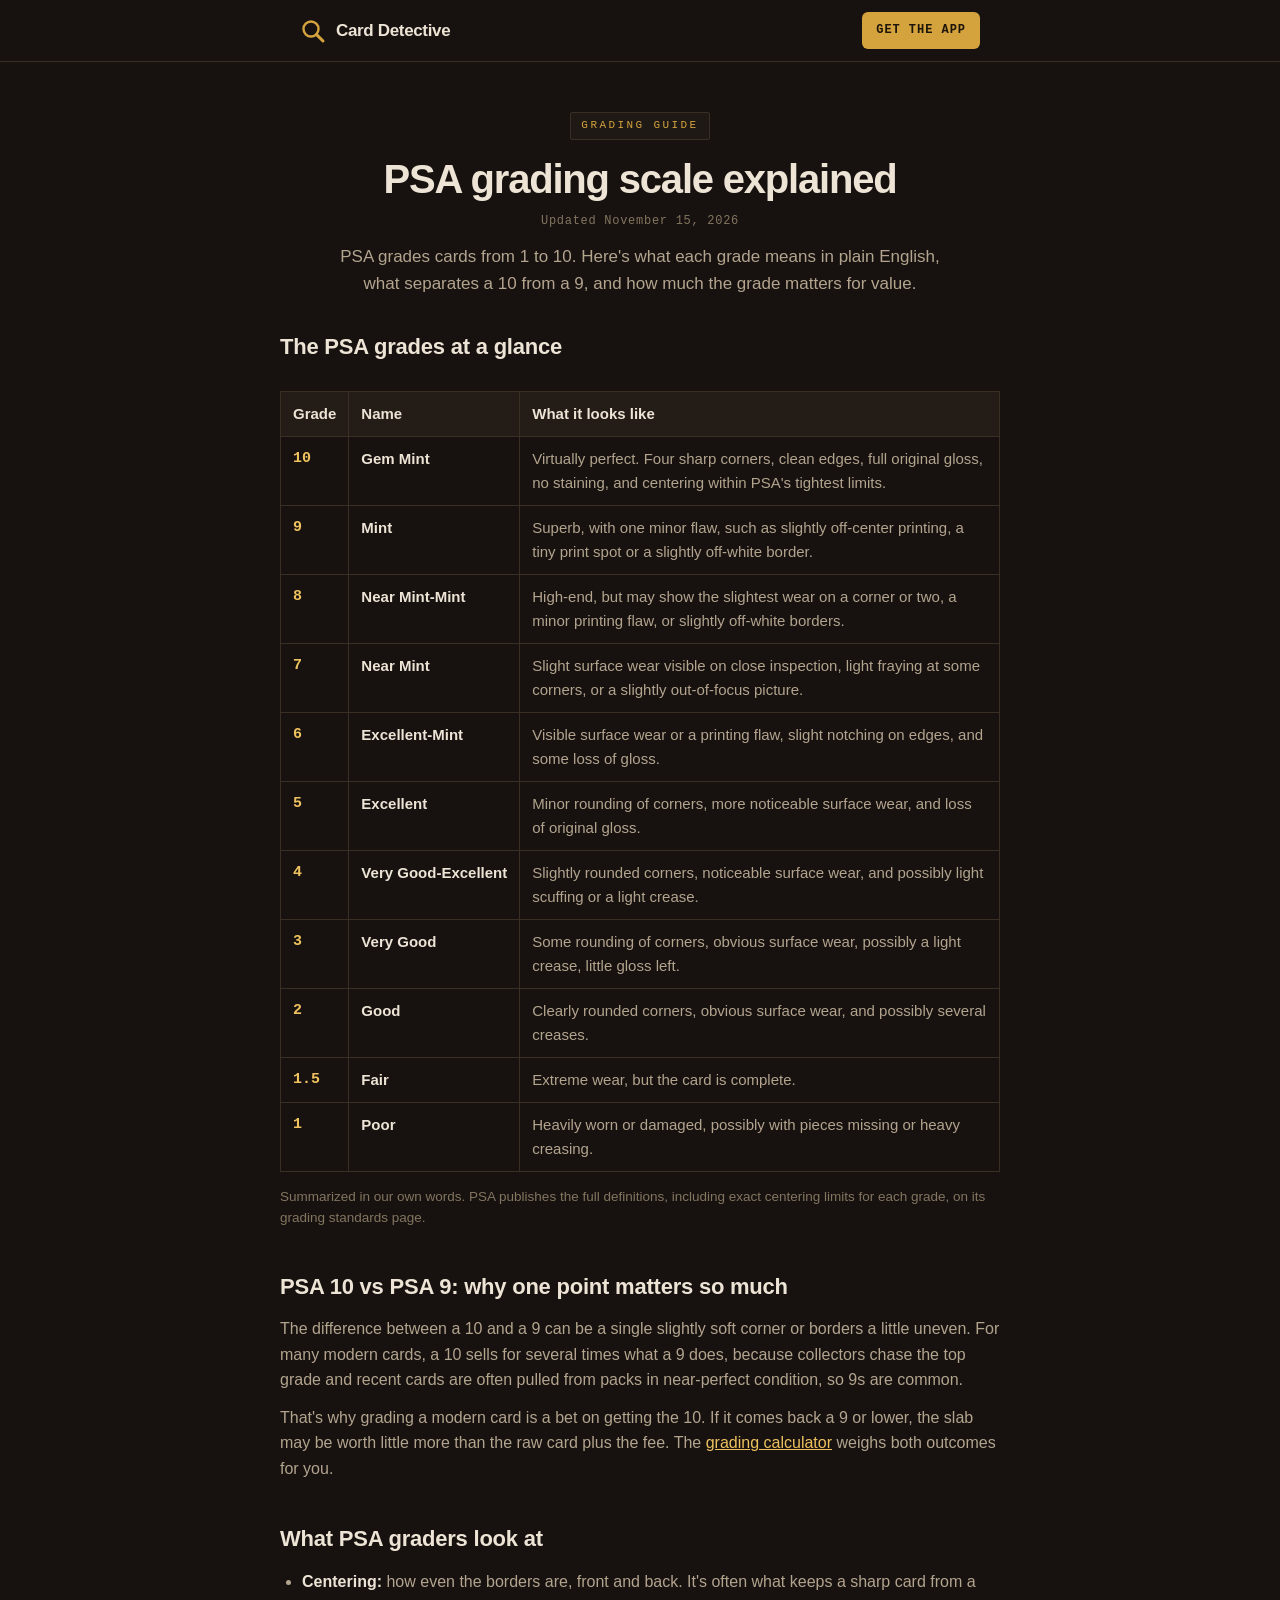
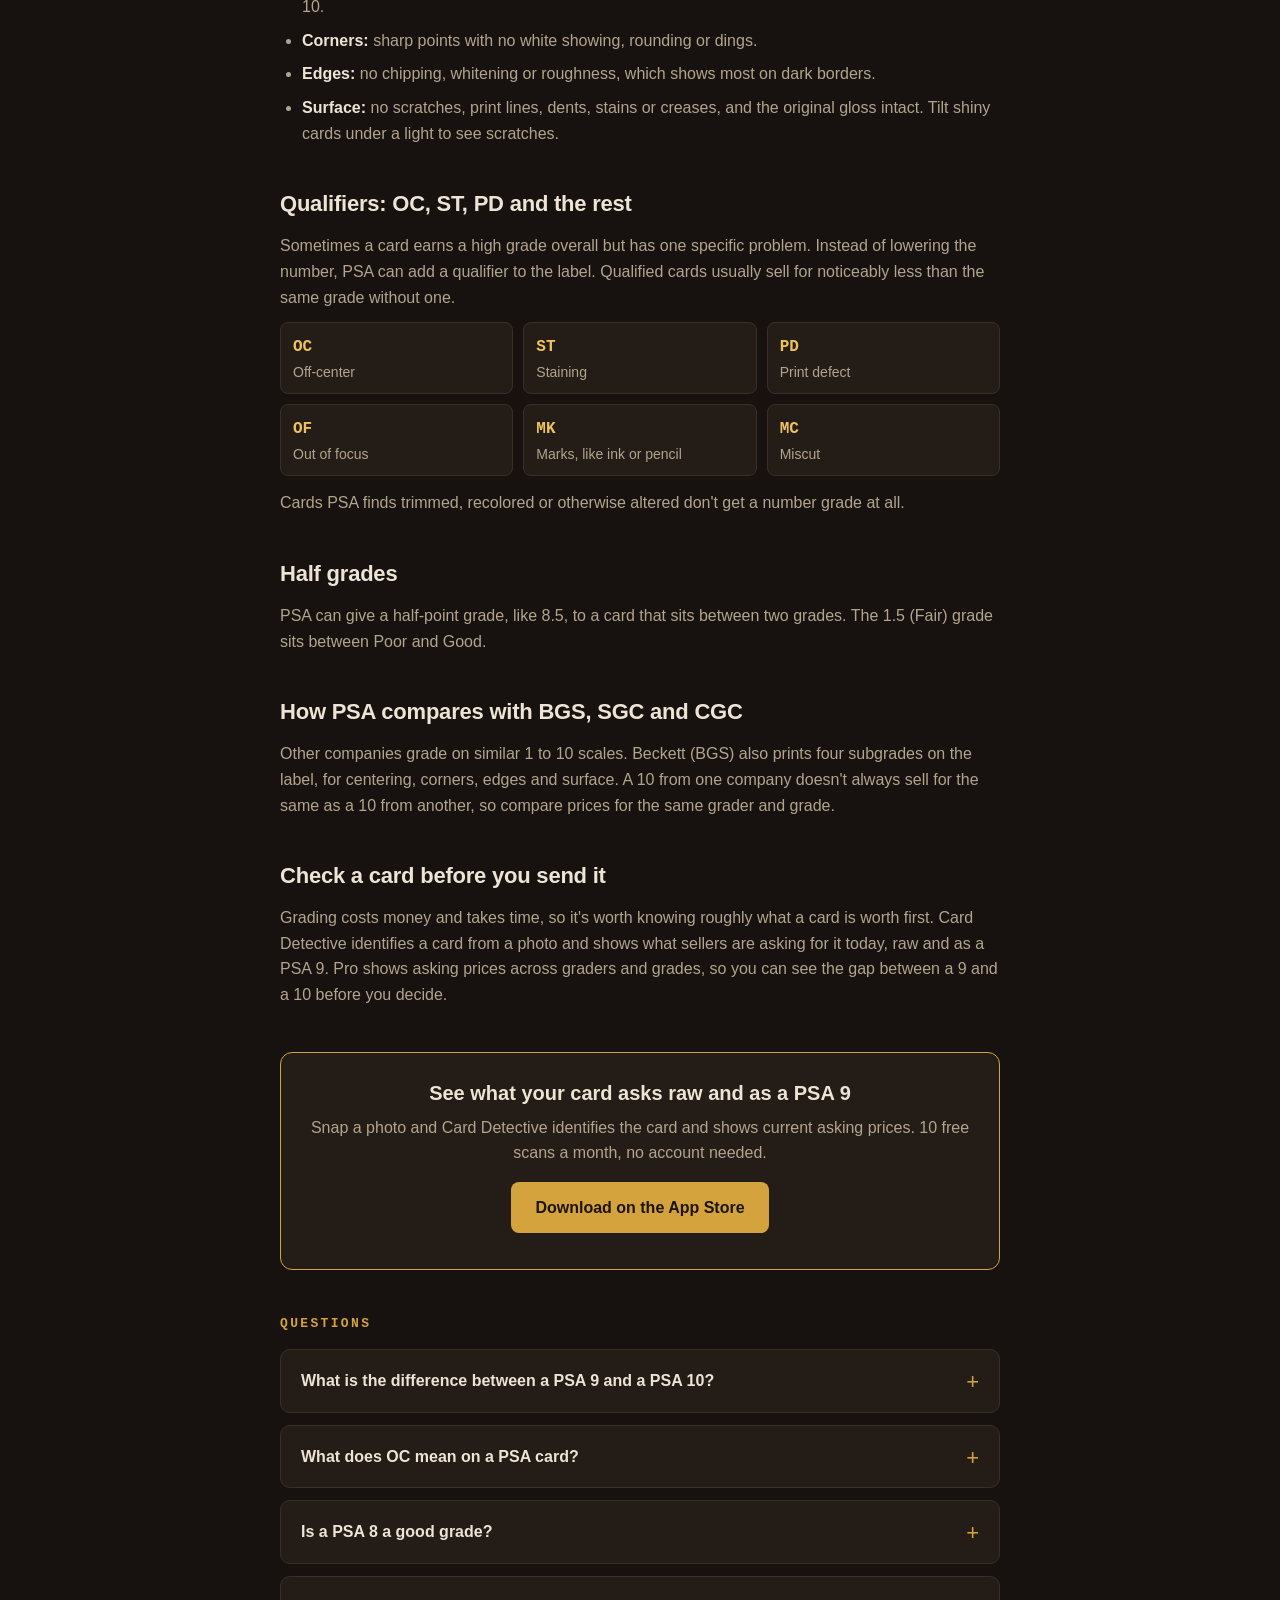
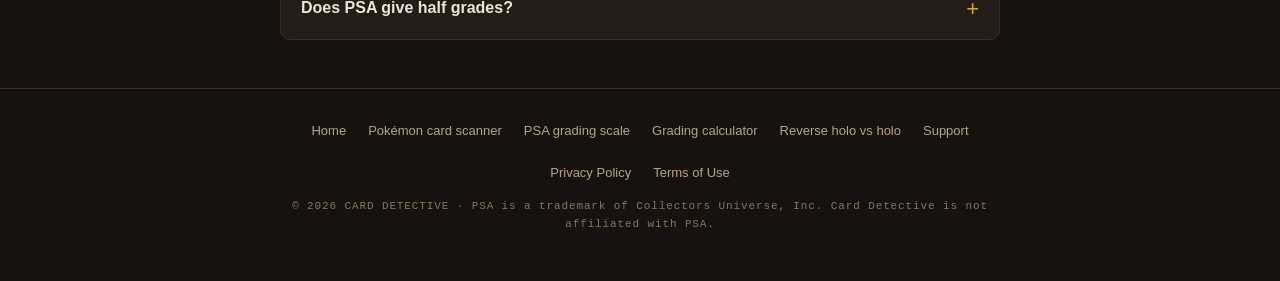
<file: psa-grading-scale/index.html>
<!DOCTYPE html>
<html lang="en">
<head>
<meta charset="UTF-8">
<meta name="viewport" content="width=device-width, initial-scale=1.0">
<title>PSA Grading Scale Explained: What PSA 10, 9 and 8 Mean</title>
<meta name="description" content="The PSA card grading scale from 1 to 10 in plain English: what separates a PSA 10 from a 9 or 8, what qualifiers like OC mean, and how grade affects value.">
<link rel="canonical" href="https://carddetective.app/psa-grading-scale/">
<meta name="apple-itunes-app" content="app-id=6766113008">
<meta name="theme-color" content="#171210">
<link rel="icon" href="/favicon.svg" type="image/svg+xml">
<link rel="apple-touch-icon" href="/apple-touch-icon.png">
<meta property="og:type" content="article">
<meta property="og:title" content="PSA grading scale explained: what PSA 10, 9 and 8 mean">
<meta property="og:description" content="Every PSA grade from 1 to 10 in plain English, plus qualifiers and how grade affects value.">
<meta property="og:url" content="https://carddetective.app/psa-grading-scale/">
<meta property="og:site_name" content="Card Detective">
<meta property="og:image" content="https://carddetective.app/og.png">
<meta name="twitter:card" content="summary_large_image">
<meta name="twitter:image" content="https://carddetective.app/og.png">
<link rel="stylesheet" href="/site.css">
<script type="application/ld+json">
{
  "@context": "https://schema.org",
  "@type": "Article",
  "headline": "PSA grading scale explained: what PSA 10, 9 and 8 mean",
  "description": "The PSA card grading scale from 1 to 10 in plain English: what separates a PSA 10 from a 9 or 8, what qualifiers like OC mean, and how grade affects value.",
  "image": "https://carddetective.app/og.png",
  "datePublished": "2026-11-15",
  "dateModified": "2026-11-15",
  "mainEntityOfPage": "https://carddetective.app/psa-grading-scale/",
  "author": { "@type": "Organization", "name": "Card Detective", "url": "https://carddetective.app/" },
  "publisher": { "@type": "Organization", "name": "Card Detective", "url": "https://carddetective.app/", "logo": { "@type": "ImageObject", "url": "https://carddetective.app/apple-touch-icon.png" } }
}
</script>
<script type="application/ld+json">
{
  "@context": "https://schema.org",
  "@type": "BreadcrumbList",
  "itemListElement": [
    { "@type": "ListItem", "position": 1, "name": "Card Detective", "item": "https://carddetective.app/" },
    { "@type": "ListItem", "position": 2, "name": "PSA grading scale", "item": "https://carddetective.app/psa-grading-scale/" }
  ]
}
</script>
<script type="application/ld+json">
{
  "@context": "https://schema.org",
  "@type": "FAQPage",
  "mainEntity": [
    {
      "@type": "Question",
      "name": "What is the difference between a PSA 9 and a PSA 10?",
      "acceptedAnswer": { "@type": "Answer", "text": "A PSA 10 (Gem Mint) is a virtually perfect card: four sharp corners, clean edges, full gloss and centering within PSA's tightest limits. A PSA 9 (Mint) is nearly as good but has one minor flaw, such as slightly off-center printing or a tiny surface mark. For modern cards a 10 often sells for several times a 9." }
    },
    {
      "@type": "Question",
      "name": "What does OC mean on a PSA card?",
      "acceptedAnswer": { "@type": "Answer", "text": "OC stands for off-center. It is a qualifier PSA adds when a card is otherwise in high condition but its centering falls short of that grade's standard. Other qualifiers include ST (staining), PD (print defect), OF (out of focus), MK (marks) and MC (miscut). Qualified cards usually sell for less than the same grade without one." }
    },
    {
      "@type": "Question",
      "name": "Is a PSA 8 a good grade?",
      "acceptedAnswer": { "@type": "Answer", "text": "A PSA 8 (Near Mint-Mint) is a strong grade, especially for older cards, where few copies survive in better shape. For recent cards, which are often pulled straight from packs in top condition, buyers tend to look for 9s and 10s, so an 8 may sell for not much more than the raw card." }
    },
    {
      "@type": "Question",
      "name": "Does PSA give half grades?",
      "acceptedAnswer": { "@type": "Answer", "text": "Yes. PSA can give a half-point grade, such as 8.5, to a card that sits between two grades. PSA 1.5 (Fair) sits between Poor and Good." }
    }
  ]
}
</script>
<style>
  .wrap { max-width: 760px; }
  .lede { color: var(--ink-dim); font-size: 17px; max-width: 600px; margin: 0 auto; }
  .scale { width: 100%; border-collapse: collapse; margin: 14px 0; font-size: 15px; }
  .scale th, .scale td { border: 1px solid var(--border); padding: 10px 12px; text-align: left; vertical-align: top; }
  .scale th { background: var(--bg-card); color: var(--ink); }
  .scale td { color: var(--ink-dim); }
  .scale td:first-child { font-family: var(--mono); color: var(--gold-bright); font-weight: 700; white-space: nowrap; }
  .scale td:nth-child(2) { color: var(--ink); font-weight: 600; white-space: nowrap; }
  @media (max-width: 560px) { .scale td:nth-child(2) { white-space: normal; } }
  .table-scroll { overflow-x: auto; }
  .quals { display: grid; grid-template-columns: 1fr 1fr 1fr; gap: 10px; margin-top: 12px; }
  @media (max-width: 560px) { .quals { grid-template-columns: 1fr 1fr; } }
  .qual { background: var(--bg-card); border: 1px solid var(--border); border-radius: 8px; padding: 10px 12px; }
  .qual b { font-family: var(--mono); color: var(--gold-bright); }
  .qual span { display: block; color: var(--ink-dim); font-size: 14px; }
  article h2 { font-size: 22px; letter-spacing: -0.01em; margin: 40px 0 12px; }
  article h2:first-child { margin-top: 0; }
  article p, article li { color: var(--ink-dim); font-size: 16px; }
  article p + p { margin-top: 12px; }
  article ul { padding-left: 22px; margin-top: 8px; }
  article li + li { margin-top: 8px; }
  article ul + p { margin-top: 14px; }
  article strong { color: var(--ink); }
  .note { font-size: 13.5px; color: var(--ink-mute); }
  .cta { background: var(--bg-card); border: 1px solid var(--gold); border-radius: 12px; padding: 24px 22px; text-align: center; margin: 44px 0; }
  .cta h2 { margin: 0 0 6px; font-size: 20px; }
  .cta p { color: var(--ink-dim); }
  .faq { margin-top: 14px; }
</style>
</head>
<body>
<nav aria-label="Main">
  <div class="nav-inner">
    <a class="brand" href="/" aria-label="Card Detective home">
      <svg width="26" height="26" viewBox="0 0 26 26" fill="none" aria-hidden="true">
        <circle cx="11" cy="11" r="7.5" stroke="#d4a33d" stroke-width="2.4"/>
        <line x1="16.6" y1="16.6" x2="23" y2="23" stroke="#d4a33d" stroke-width="3" stroke-linecap="round"/>
      </svg>
      Card Detective
    </a>
    <a class="nav-cta" href="https://apps.apple.com/app/apple-store/id6766113008?pt=128860059&amp;ct=web_psa_nav&amp;mt=8">GET THE APP</a>
  </div>
</nav>

<main class="wrap">
  <header class="page">
    <span class="tag">Grading Guide</span>
    <h1>PSA grading scale explained</h1>
    <p class="updated">Updated November 15, 2026</p>
    <p class="lede" style="margin-top:12px">PSA grades cards from 1 to 10. Here's what each grade means in plain English, what separates a 10 from a 9, and how much the grade matters for value.</p>
  </header>

  <article>
    <h2>The PSA grades at a glance</h2>
    <div class="table-scroll">
      <table class="scale">
        <thead><tr><th>Grade</th><th>Name</th><th>What it looks like</th></tr></thead>
        <tbody>
          <tr><td>10</td><td>Gem Mint</td><td>Virtually perfect. Four sharp corners, clean edges, full original gloss, no staining, and centering within PSA's tightest limits.</td></tr>
          <tr><td>9</td><td>Mint</td><td>Superb, with one minor flaw, such as slightly off-center printing, a tiny print spot or a slightly off-white border.</td></tr>
          <tr><td>8</td><td>Near Mint-Mint</td><td>High-end, but may show the slightest wear on a corner or two, a minor printing flaw, or slightly off-white borders.</td></tr>
          <tr><td>7</td><td>Near Mint</td><td>Slight surface wear visible on close inspection, light fraying at some corners, or a slightly out-of-focus picture.</td></tr>
          <tr><td>6</td><td>Excellent-Mint</td><td>Visible surface wear or a printing flaw, slight notching on edges, and some loss of gloss.</td></tr>
          <tr><td>5</td><td>Excellent</td><td>Minor rounding of corners, more noticeable surface wear, and loss of original gloss.</td></tr>
          <tr><td>4</td><td>Very Good-Excellent</td><td>Slightly rounded corners, noticeable surface wear, and possibly light scuffing or a light crease.</td></tr>
          <tr><td>3</td><td>Very Good</td><td>Some rounding of corners, obvious surface wear, possibly a light crease, little gloss left.</td></tr>
          <tr><td>2</td><td>Good</td><td>Clearly rounded corners, obvious surface wear, and possibly several creases.</td></tr>
          <tr><td>1.5</td><td>Fair</td><td>Extreme wear, but the card is complete.</td></tr>
          <tr><td>1</td><td>Poor</td><td>Heavily worn or damaged, possibly with pieces missing or heavy creasing.</td></tr>
        </tbody>
      </table>
    </div>
    <p class="note">Summarized in our own words. PSA publishes the full definitions, including exact centering limits for each grade, on its grading standards page.</p>

    <h2>PSA 10 vs PSA 9: why one point matters so much</h2>
    <p>The difference between a 10 and a 9 can be a single slightly soft corner or borders a little uneven. For many modern cards, a 10 sells for several times what a 9 does, because collectors chase the top grade and recent cards are often pulled from packs in near-perfect condition, so 9s are common.</p>
    <p>That's why grading a modern card is a bet on getting the 10. If it comes back a 9 or lower, the slab may be worth little more than the raw card plus the fee. The <a href="/should-i-grade-my-card/">grading calculator</a> weighs both outcomes for you.</p>

    <h2>What PSA graders look at</h2>
    <ul>
      <li><strong>Centering:</strong> how even the borders are, front and back. It's often what keeps a sharp card from a 10.</li>
      <li><strong>Corners:</strong> sharp points with no white showing, rounding or dings.</li>
      <li><strong>Edges:</strong> no chipping, whitening or roughness, which shows most on dark borders.</li>
      <li><strong>Surface:</strong> no scratches, print lines, dents, stains or creases, and the original gloss intact. Tilt shiny cards under a light to see scratches.</li>
    </ul>

    <h2>Qualifiers: OC, ST, PD and the rest</h2>
    <p>Sometimes a card earns a high grade overall but has one specific problem. Instead of lowering the number, PSA can add a qualifier to the label. Qualified cards usually sell for noticeably less than the same grade without one.</p>
    <div class="quals">
      <div class="qual"><b>OC</b><span>Off-center</span></div>
      <div class="qual"><b>ST</b><span>Staining</span></div>
      <div class="qual"><b>PD</b><span>Print defect</span></div>
      <div class="qual"><b>OF</b><span>Out of focus</span></div>
      <div class="qual"><b>MK</b><span>Marks, like ink or pencil</span></div>
      <div class="qual"><b>MC</b><span>Miscut</span></div>
    </div>
    <p style="margin-top:14px">Cards PSA finds trimmed, recolored or otherwise altered don't get a number grade at all.</p>

    <h2>Half grades</h2>
    <p>PSA can give a half-point grade, like 8.5, to a card that sits between two grades. The 1.5 (Fair) grade sits between Poor and Good.</p>

    <h2>How PSA compares with BGS, SGC and CGC</h2>
    <p>Other companies grade on similar 1 to 10 scales. Beckett (BGS) also prints four subgrades on the label, for centering, corners, edges and surface. A 10 from one company doesn't always sell for the same as a 10 from another, so compare prices for the same grader and grade.</p>

    <h2>Check a card before you send it</h2>
    <p>Grading costs money and takes time, so it's worth knowing roughly what a card is worth first. Card Detective identifies a card from a photo and shows what sellers are asking for it today, raw and as a PSA 9. Pro shows asking prices across graders and grades, so you can see the gap between a 9 and a 10 before you decide.</p>
  </article>

  <div class="cta">
    <h2>See what your card asks raw and as a PSA 9</h2>
    <p>Snap a photo and Card Detective identifies the card and shows current asking prices. 10 free scans a month, no account needed.</p>
    <a class="btn" href="https://apps.apple.com/app/apple-store/id6766113008?pt=128860059&amp;ct=web_psa_page&amp;mt=8">Download on the App Store</a>
  </div>

  <h2 class="sec">Questions</h2>
  <div class="faq">
    <details>
      <summary>What is the difference between a PSA 9 and a PSA 10?</summary>
      <div class="a"><p>A PSA 10 (Gem Mint) is a virtually perfect card: four sharp corners, clean edges, full gloss and centering within PSA's tightest limits. A PSA 9 (Mint) is nearly as good but has one minor flaw, such as slightly off-center printing or a tiny surface mark. For modern cards a 10 often sells for several times a 9.</p></div>
    </details>
    <details>
      <summary>What does OC mean on a PSA card?</summary>
      <div class="a"><p>OC stands for off-center. It is a qualifier PSA adds when a card is otherwise in high condition but its centering falls short of that grade's standard. Other qualifiers include ST (staining), PD (print defect), OF (out of focus), MK (marks) and MC (miscut). Qualified cards usually sell for less than the same grade without one.</p></div>
    </details>
    <details>
      <summary>Is a PSA 8 a good grade?</summary>
      <div class="a"><p>A PSA 8 (Near Mint-Mint) is a strong grade, especially for older cards, where few copies survive in better shape. For recent cards, which are often pulled straight from packs in top condition, buyers tend to look for 9s and 10s, so an 8 may sell for not much more than the raw card.</p></div>
    </details>
    <details>
      <summary>Does PSA give half grades?</summary>
      <div class="a"><p>Yes. PSA can give a half-point grade, such as 8.5, to a card that sits between two grades. PSA 1.5 (Fair) sits between Poor and Good.</p></div>
    </details>
  </div>
</main>

<footer>
  <div class="wrap">
    <div class="foot-links">
      <a href="/">Home</a>
      <a href="/pokemon-card-scanner/">Pokémon card scanner</a>
      <a href="/psa-grading-scale/">PSA grading scale</a>
      <a href="/should-i-grade-my-card/">Grading calculator</a>
      <a href="/how-to-tell-reverse-holo-pokemon-card/">Reverse holo vs holo</a>
      <a href="/support/">Support</a>
      <a href="/privacy/">Privacy Policy</a>
      <a href="https://www.apple.com/legal/internet-services/itunes/dev/stdeula/">Terms of Use</a>
    </div>
    <p class="copyright">© 2026 CARD DETECTIVE · PSA is a trademark of Collectors Universe, Inc. Card Detective is not affiliated with PSA.</p>
  </div>
</footer>
</body>
</html>
</file>
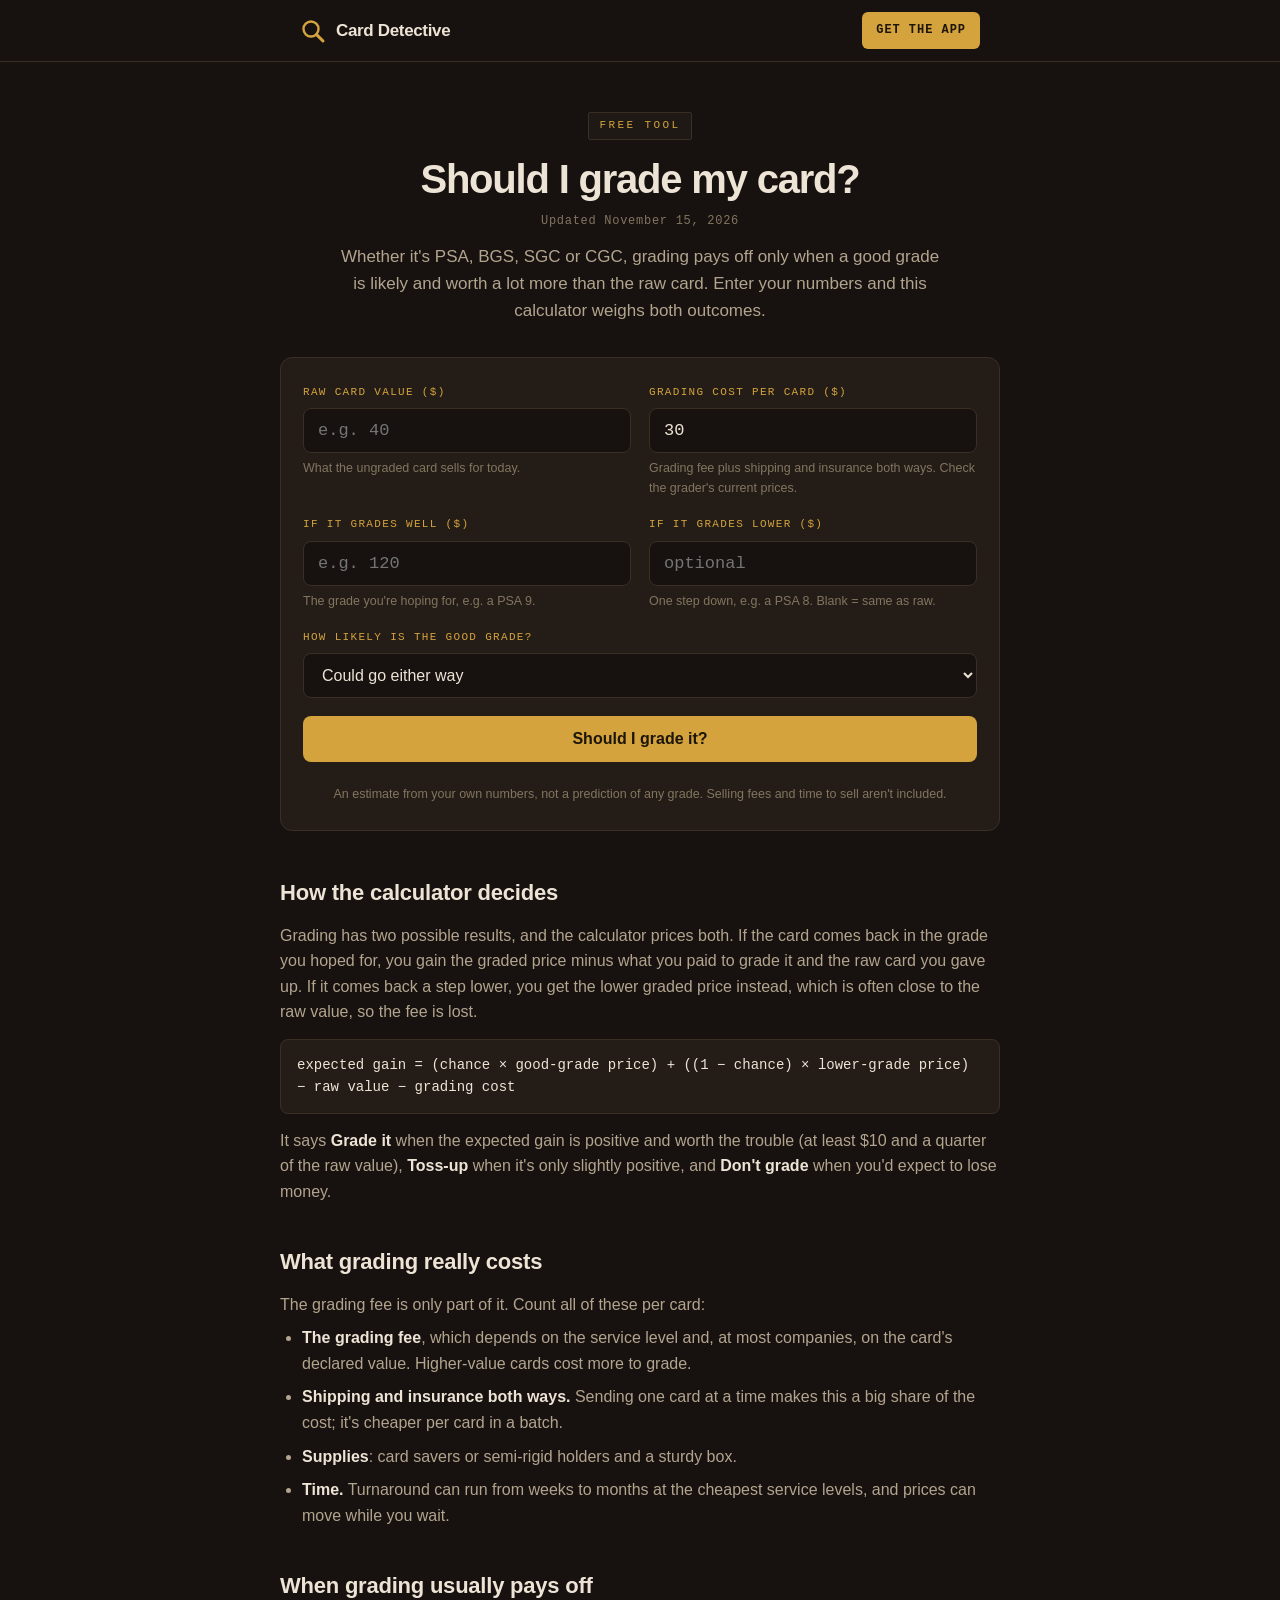
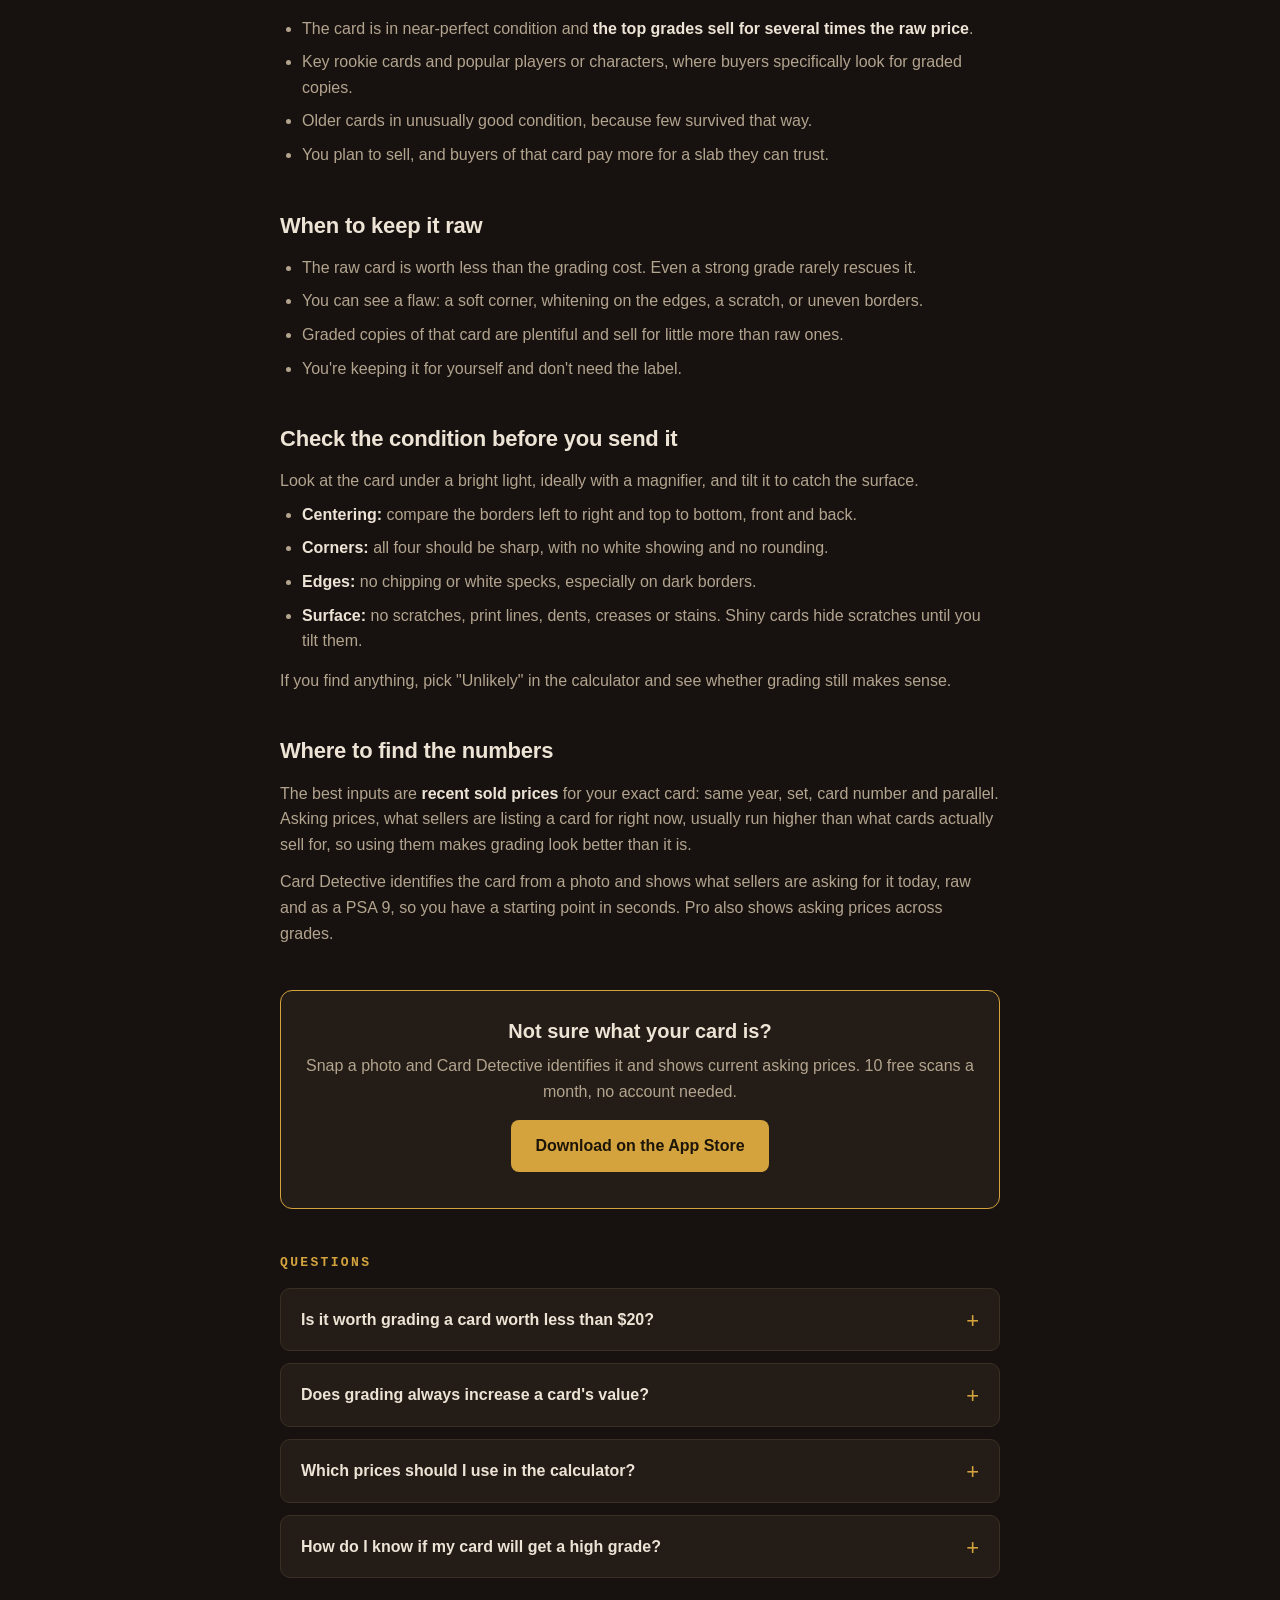
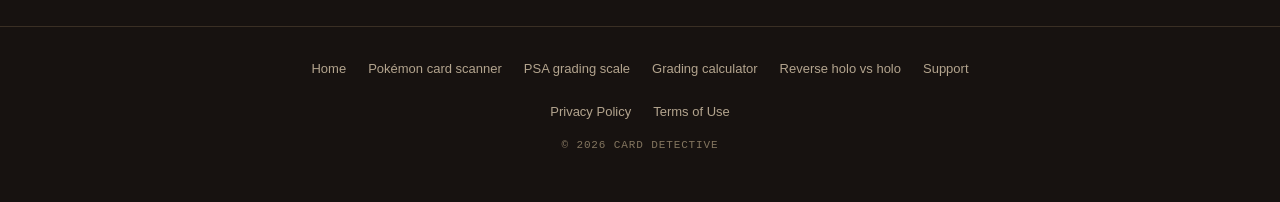
<file: should-i-grade-my-card/index.html>
<!DOCTYPE html>
<html lang="en">
<head>
<meta charset="UTF-8">
<meta name="viewport" content="width=device-width, initial-scale=1.0">
<title>Is PSA Grading Worth It? Free Card Grading Calculator</title>
<meta name="description" content="Is PSA grading worth it for your card? Enter the raw value, graded prices and fees. The calculator weighs the risk of a lower grade.">
<link rel="canonical" href="https://carddetective.app/should-i-grade-my-card/">
<meta name="apple-itunes-app" content="app-id=6766113008">
<meta name="theme-color" content="#171210">
<link rel="icon" href="/favicon.svg" type="image/svg+xml">
<link rel="apple-touch-icon" href="/apple-touch-icon.png">
<meta property="og:type" content="article">
<meta property="og:title" content="Is PSA grading worth it? Free card grading calculator">
<meta property="og:description" content="Weigh the grading fee against what a good grade, and a disappointing one, would be worth.">
<meta property="og:url" content="https://carddetective.app/should-i-grade-my-card/">
<meta property="og:site_name" content="Card Detective">
<meta property="og:image" content="https://carddetective.app/og.png">
<meta name="twitter:card" content="summary_large_image">
<meta name="twitter:image" content="https://carddetective.app/og.png">
<link rel="stylesheet" href="/site.css">
<script type="application/ld+json">
{
  "@context": "https://schema.org",
  "@type": "Article",
  "headline": "Should I grade my card?",
  "description": "Is grading your sports or Pokémon card worth it? Enter the raw value, graded prices and fees. The calculator weighs the risk of a lower grade.",
  "image": "https://carddetective.app/og.png",
  "datePublished": "2026-11-15",
  "dateModified": "2026-11-15",
  "mainEntityOfPage": "https://carddetective.app/should-i-grade-my-card/",
  "author": { "@type": "Organization", "name": "Card Detective", "url": "https://carddetective.app/" },
  "publisher": { "@type": "Organization", "name": "Card Detective", "url": "https://carddetective.app/", "logo": { "@type": "ImageObject", "url": "https://carddetective.app/apple-touch-icon.png" } }
}
</script>
<script type="application/ld+json">
{
  "@context": "https://schema.org",
  "@type": "BreadcrumbList",
  "itemListElement": [
    { "@type": "ListItem", "position": 1, "name": "Card Detective", "item": "https://carddetective.app/" },
    { "@type": "ListItem", "position": 2, "name": "Should I grade my card?", "item": "https://carddetective.app/should-i-grade-my-card/" }
  ]
}
</script>
<script type="application/ld+json">
{
  "@context": "https://schema.org",
  "@type": "FAQPage",
  "mainEntity": [
    {
      "@type": "Question",
      "name": "Is it worth grading a card worth less than $20?",
      "acceptedAnswer": { "@type": "Answer", "text": "Usually not. Once you add the grading fee and shipping and insurance both ways, a low-value card has to jump a lot in value just to break even, and a mid grade often sells for about the same as the raw card. The exceptions are cards whose top grades sell for many times the raw price." }
    },
    {
      "@type": "Question",
      "name": "Does grading always increase a card's value?",
      "acceptedAnswer": { "@type": "Answer", "text": "No. Grading adds value when the card comes back in a high grade that buyers pay extra for. A lower grade can be worth the same as the raw card, or less once fees are counted, because the flaws are now printed on the label." }
    },
    {
      "@type": "Question",
      "name": "Which prices should I use in the calculator?",
      "acceptedAnswer": { "@type": "Answer", "text": "Use recent sold prices for the same card where you can find them. Asking prices, what sellers list cards for, usually run higher than what cards actually sell for, so they make grading look better than it is. Card Detective shows current asking prices, including a PSA 9 benchmark, as a starting point." }
    },
    {
      "@type": "Question",
      "name": "How do I know if my card will get a high grade?",
      "acceptedAnswer": { "@type": "Answer", "text": "Check four things under good light: centering (are the borders even on all sides?), corners (sharp, no white or rounding), edges (no chipping or whitening) and surface (no scratches, print lines, dents or stains). A single visible flaw usually rules out the top grades." }
    }
  ]
}
</script>
<style>
  .wrap { max-width: 760px; }
  .lede { color: var(--ink-dim); font-size: 17px; max-width: 600px; margin: 0 auto; }
  .calc {
    background: var(--bg-card); border: 1px solid var(--border); border-radius: 12px;
    padding: 26px 22px; margin-bottom: 44px;
  }
  .grid { display: grid; grid-template-columns: 1fr 1fr; gap: 0 18px; }
  @media (max-width: 600px) { .grid { grid-template-columns: 1fr; } }
  .field { margin-bottom: 18px; }
  .field label { display: block; font-family: var(--mono); font-size: 11px; letter-spacing: 0.12em; text-transform: uppercase; color: var(--gold); margin-bottom: 7px; }
  .field input, .field select {
    width: 100%; background: var(--bg); border: 1px solid var(--border); color: var(--ink);
    font-size: 17px; padding: 12px 14px; border-radius: 8px; font-family: var(--mono);
  }
  .field select { font-family: var(--sans); font-size: 16px; }
  .field .hint { font-size: 12.5px; color: var(--ink-mute); margin-top: 5px; }
  .calc button {
    width: 100%; background: var(--gold); color: #1c1508; border: none; font-weight: 800;
    font-size: 16px; padding: 14px; border-radius: 8px; cursor: pointer; font-family: var(--sans);
  }
  .calc button:hover { background: var(--gold-bright); }
  input:focus-visible, select:focus-visible, button:focus-visible { outline: 3px solid var(--gold-bright); outline-offset: 2px; }
  #result { margin-top: 22px; }
  .verdict { text-align: center; padding: 18px; border-radius: 10px; border: 1px solid var(--border); background: var(--bg); }
  .verdict .label { font-family: var(--mono); font-weight: 700; letter-spacing: 0.14em; text-transform: uppercase; font-size: 22px; }
  .verdict.grade .label { color: #6fae6a; }
  .verdict.tossup .label { color: var(--gold-bright); }
  .verdict.skip .label { color: #d9705c; }
  .verdict p { color: var(--ink-dim); font-size: 14.5px; margin-top: 8px; }
  .outcomes { display: grid; grid-template-columns: repeat(3, 1fr); gap: 10px; margin-top: 12px; }
  @media (max-width: 600px) { .outcomes { grid-template-columns: 1fr; } }
  .outcome { background: var(--bg); border: 1px solid var(--border); border-radius: 8px; padding: 12px; text-align: center; }
  .outcome .k { font-family: var(--mono); font-size: 10.5px; letter-spacing: 0.12em; text-transform: uppercase; color: var(--ink-mute); }
  .outcome .v { font-size: 20px; font-weight: 800; margin-top: 4px; }
  .pos { color: #6fae6a; } .neg { color: #d9705c; }
  .note { font-size: 12.5px; color: var(--ink-mute); margin-top: 14px; text-align: center; }
  article h2 { font-size: 22px; letter-spacing: -0.01em; margin: 40px 0 12px; }
  article h3 { font-size: 16.5px; margin: 20px 0 6px; }
  article p, article li { color: var(--ink-dim); font-size: 16px; }
  article p + p { margin-top: 12px; }
  article ul { padding-left: 22px; margin-top: 8px; }
  article li + li { margin-top: 8px; }
  article ul + p { margin-top: 14px; }
  article strong { color: var(--ink); }
  .formula { font-family: var(--mono); font-size: 14px; background: var(--bg-card); border: 1px solid var(--border); border-radius: 8px; padding: 14px 16px; margin: 14px 0; color: var(--ink); overflow-x: auto; }
  .cta { background: var(--bg-card); border: 1px solid var(--gold); border-radius: 12px; padding: 24px 22px; text-align: center; margin: 44px 0; }
  .cta h2 { margin: 0 0 6px; font-size: 20px; }
  .cta p { color: var(--ink-dim); }
  .faq { margin-top: 14px; }
</style>
</head>
<body>
<nav aria-label="Main">
  <div class="nav-inner">
    <a class="brand" href="/" aria-label="Card Detective home">
      <svg width="26" height="26" viewBox="0 0 26 26" fill="none" aria-hidden="true">
        <circle cx="11" cy="11" r="7.5" stroke="#d4a33d" stroke-width="2.4"/>
        <line x1="16.6" y1="16.6" x2="23" y2="23" stroke="#d4a33d" stroke-width="3" stroke-linecap="round"/>
      </svg>
      Card Detective
    </a>
    <a class="nav-cta" href="https://apps.apple.com/app/apple-store/id6766113008?pt=128860059&amp;ct=web_grade_nav&amp;mt=8">GET THE APP</a>
  </div>
</nav>

<main class="wrap">
  <header class="page">
    <span class="tag">Free Tool</span>
    <h1>Should I grade my card?</h1>
    <p class="updated">Updated November 15, 2026</p>
    <p class="lede" style="margin-top:12px">Whether it's PSA, BGS, SGC or CGC, grading pays off only when a good grade is likely and worth a lot more than the raw card. Enter your numbers and this calculator weighs both outcomes.</p>
  </header>

  <form class="calc" id="calc" novalidate>
    <div class="grid">
      <div class="field">
        <label for="raw">Raw card value ($)</label>
        <input id="raw" type="number" inputmode="decimal" min="0" step="0.01" placeholder="e.g. 40">
        <p class="hint">What the ungraded card sells for today.</p>
      </div>
      <div class="field">
        <label for="fee">Grading cost per card ($)</label>
        <input id="fee" type="number" inputmode="decimal" min="0" step="0.01" value="30">
        <p class="hint">Grading fee plus shipping and insurance both ways. Check the grader's current prices.</p>
      </div>
      <div class="field">
        <label for="high">If it grades well ($)</label>
        <input id="high" type="number" inputmode="decimal" min="0" step="0.01" placeholder="e.g. 120">
        <p class="hint">The grade you're hoping for, e.g. a PSA 9.</p>
      </div>
      <div class="field">
        <label for="low">If it grades lower ($)</label>
        <input id="low" type="number" inputmode="decimal" min="0" step="0.01" placeholder="optional">
        <p class="hint">One step down, e.g. a PSA 8. Blank = same as raw.</p>
      </div>
    </div>
    <div class="field">
      <label for="odds">How likely is the good grade?</label>
      <select id="odds">
        <option value="0.8">Very likely: sharp corners, clean surface, well centered</option>
        <option value="0.5" selected>Could go either way</option>
        <option value="0.25">Unlikely: off-center, or a small flaw I can see</option>
      </select>
    </div>
    <button type="submit">Should I grade it?</button>
    <div id="result" aria-live="polite"></div>
    <p class="note">An estimate from your own numbers, not a prediction of any grade. Selling fees and time to sell aren't included.</p>
  </form>

  <article>
    <h2>How the calculator decides</h2>
    <p>Grading has two possible results, and the calculator prices both. If the card comes back in the grade you hoped for, you gain the graded price minus what you paid to grade it and the raw card you gave up. If it comes back a step lower, you get the lower graded price instead, which is often close to the raw value, so the fee is lost.</p>
    <div class="formula">expected gain = (chance × good-grade price) + ((1 − chance) × lower-grade price) − raw value − grading cost</div>
    <p>It says <strong>Grade it</strong> when the expected gain is positive and worth the trouble (at least $10 and a quarter of the raw value), <strong>Toss-up</strong> when it's only slightly positive, and <strong>Don't grade</strong> when you'd expect to lose money.</p>

    <h2>What grading really costs</h2>
    <p>The grading fee is only part of it. Count all of these per card:</p>
    <ul>
      <li><strong>The grading fee</strong>, which depends on the service level and, at most companies, on the card's declared value. Higher-value cards cost more to grade.</li>
      <li><strong>Shipping and insurance both ways.</strong> Sending one card at a time makes this a big share of the cost; it's cheaper per card in a batch.</li>
      <li><strong>Supplies</strong>: card savers or semi-rigid holders and a sturdy box.</li>
      <li><strong>Time.</strong> Turnaround can run from weeks to months at the cheapest service levels, and prices can move while you wait.</li>
    </ul>

    <h2>When grading usually pays off</h2>
    <ul>
      <li>The card is in near-perfect condition and <strong>the top grades sell for several times the raw price</strong>.</li>
      <li>Key rookie cards and popular players or characters, where buyers specifically look for graded copies.</li>
      <li>Older cards in unusually good condition, because few survived that way.</li>
      <li>You plan to sell, and buyers of that card pay more for a slab they can trust.</li>
    </ul>

    <h2>When to keep it raw</h2>
    <ul>
      <li>The raw card is worth less than the grading cost. Even a strong grade rarely rescues it.</li>
      <li>You can see a flaw: a soft corner, whitening on the edges, a scratch, or uneven borders.</li>
      <li>Graded copies of that card are plentiful and sell for little more than raw ones.</li>
      <li>You're keeping it for yourself and don't need the label.</li>
    </ul>

    <h2>Check the condition before you send it</h2>
    <p>Look at the card under a bright light, ideally with a magnifier, and tilt it to catch the surface.</p>
    <ul>
      <li><strong>Centering:</strong> compare the borders left to right and top to bottom, front and back.</li>
      <li><strong>Corners:</strong> all four should be sharp, with no white showing and no rounding.</li>
      <li><strong>Edges:</strong> no chipping or white specks, especially on dark borders.</li>
      <li><strong>Surface:</strong> no scratches, print lines, dents, creases or stains. Shiny cards hide scratches until you tilt them.</li>
    </ul>
    <p>If you find anything, pick "Unlikely" in the calculator and see whether grading still makes sense.</p>

    <h2>Where to find the numbers</h2>
    <p>The best inputs are <strong>recent sold prices</strong> for your exact card: same year, set, card number and parallel. Asking prices, what sellers are listing a card for right now, usually run higher than what cards actually sell for, so using them makes grading look better than it is.</p>
    <p>Card Detective identifies the card from a photo and shows what sellers are asking for it today, raw and as a PSA 9, so you have a starting point in seconds. Pro also shows asking prices across grades.</p>
  </article>

  <div class="cta">
    <h2>Not sure what your card is?</h2>
    <p>Snap a photo and Card Detective identifies it and shows current asking prices. 10 free scans a month, no account needed.</p>
    <a class="btn" href="https://apps.apple.com/app/apple-store/id6766113008?pt=128860059&amp;ct=web_grade_page&amp;mt=8">Download on the App Store</a>
  </div>

  <h2 class="sec">Questions</h2>
  <div class="faq">
    <details>
      <summary>Is it worth grading a card worth less than $20?</summary>
      <div class="a"><p>Usually not. Once you add the grading fee and shipping and insurance both ways, a low-value card has to jump a lot in value just to break even, and a mid grade often sells for about the same as the raw card. The exceptions are cards whose top grades sell for many times the raw price.</p></div>
    </details>
    <details>
      <summary>Does grading always increase a card's value?</summary>
      <div class="a"><p>No. Grading adds value when the card comes back in a high grade that buyers pay extra for. A lower grade can be worth the same as the raw card, or less once fees are counted, because the flaws are now printed on the label.</p></div>
    </details>
    <details>
      <summary>Which prices should I use in the calculator?</summary>
      <div class="a"><p>Use recent sold prices for the same card where you can find them. Asking prices, what sellers list cards for, usually run higher than what cards actually sell for, so they make grading look better than it is. Card Detective shows current asking prices, including a PSA 9 benchmark, as a starting point.</p></div>
    </details>
    <details>
      <summary>How do I know if my card will get a high grade?</summary>
      <div class="a"><p>Check four things under good light: centering (are the borders even on all sides?), corners (sharp, no white or rounding), edges (no chipping or whitening) and surface (no scratches, print lines, dents or stains). A single visible flaw usually rules out the top grades.</p></div>
    </details>
  </div>
</main>

<footer>
  <div class="wrap">
    <div class="foot-links">
      <a href="/">Home</a>
      <a href="/pokemon-card-scanner/">Pokémon card scanner</a>
      <a href="/psa-grading-scale/">PSA grading scale</a>
      <a href="/should-i-grade-my-card/">Grading calculator</a>
      <a href="/how-to-tell-reverse-holo-pokemon-card/">Reverse holo vs holo</a>
      <a href="/support/">Support</a>
      <a href="/privacy/">Privacy Policy</a>
      <a href="https://www.apple.com/legal/internet-services/itunes/dev/stdeula/">Terms of Use</a>
    </div>
    <p class="copyright">© 2026 CARD DETECTIVE</p>
  </div>
</footer>

<script>
(function () {
  var $ = function (id) { return document.getElementById(id); };
  var money = function (n) { return (n < 0 ? "−$" : "$") + Math.abs(n).toFixed(2); };
  var signed = function (n) { return (n >= 0 ? "+" : "") + money(n); };
  $("calc").addEventListener("submit", function (e) {
    e.preventDefault();
    var raw = parseFloat($("raw").value), high = parseFloat($("high").value);
    var fee = parseFloat($("fee").value) || 0, lowIn = parseFloat($("low").value);
    var p = parseFloat($("odds").value);
    var out = $("result");
    if (isNaN(raw) || isNaN(high) || raw < 0 || high < 0) {
      out.innerHTML = '<div class="verdict"><p>Enter the raw value and the good-grade price to get a verdict.</p></div>';
      return;
    }
    var lowGuess = isNaN(lowIn);
    var low = lowGuess ? raw : lowIn;
    var good = high - raw - fee, bad = low - raw - fee;
    var expected = p * good + (1 - p) * bad;
    var cls, label, why;
    if (expected >= Math.max(10, raw * 0.25)) {
      cls = "grade"; label = "Grade it";
      why = "On average you'd come out about " + money(expected) + " ahead, even counting the chance of a lower grade.";
    } else if (expected > 0) {
      cls = "tossup"; label = "Toss-up";
      why = "On average you'd gain only about " + money(expected) + ". Grade it if you want the slab, not for the money.";
    } else {
      cls = "skip"; label = "Don't grade";
      why = "On average you'd lose about " + money(-expected) + " after the grading cost. Keep it raw.";
    }
    out.innerHTML =
      '<div class="verdict ' + cls + '"><div class="label">' + label + '</div><p>' + why + '</p></div>' +
      '<div class="outcomes">' +
        '<div class="outcome"><div class="k">If it grades well</div><div class="v ' + (good >= 0 ? "pos" : "neg") + '">' + signed(good) + '</div></div>' +
        '<div class="outcome"><div class="k">If it grades lower</div><div class="v ' + (bad >= 0 ? "pos" : "neg") + '">' + signed(bad) + '</div></div>' +
        '<div class="outcome"><div class="k">Expected</div><div class="v ' + (expected >= 0 ? "pos" : "neg") + '">' + signed(expected) + '</div></div>' +
      '</div>' +
      (lowGuess ? '<p class="note">No lower-grade price entered, so a lower grade is counted as worth the same as the raw card.</p>' : '');
  });
})();
</script>
</body>
</html>
</file>
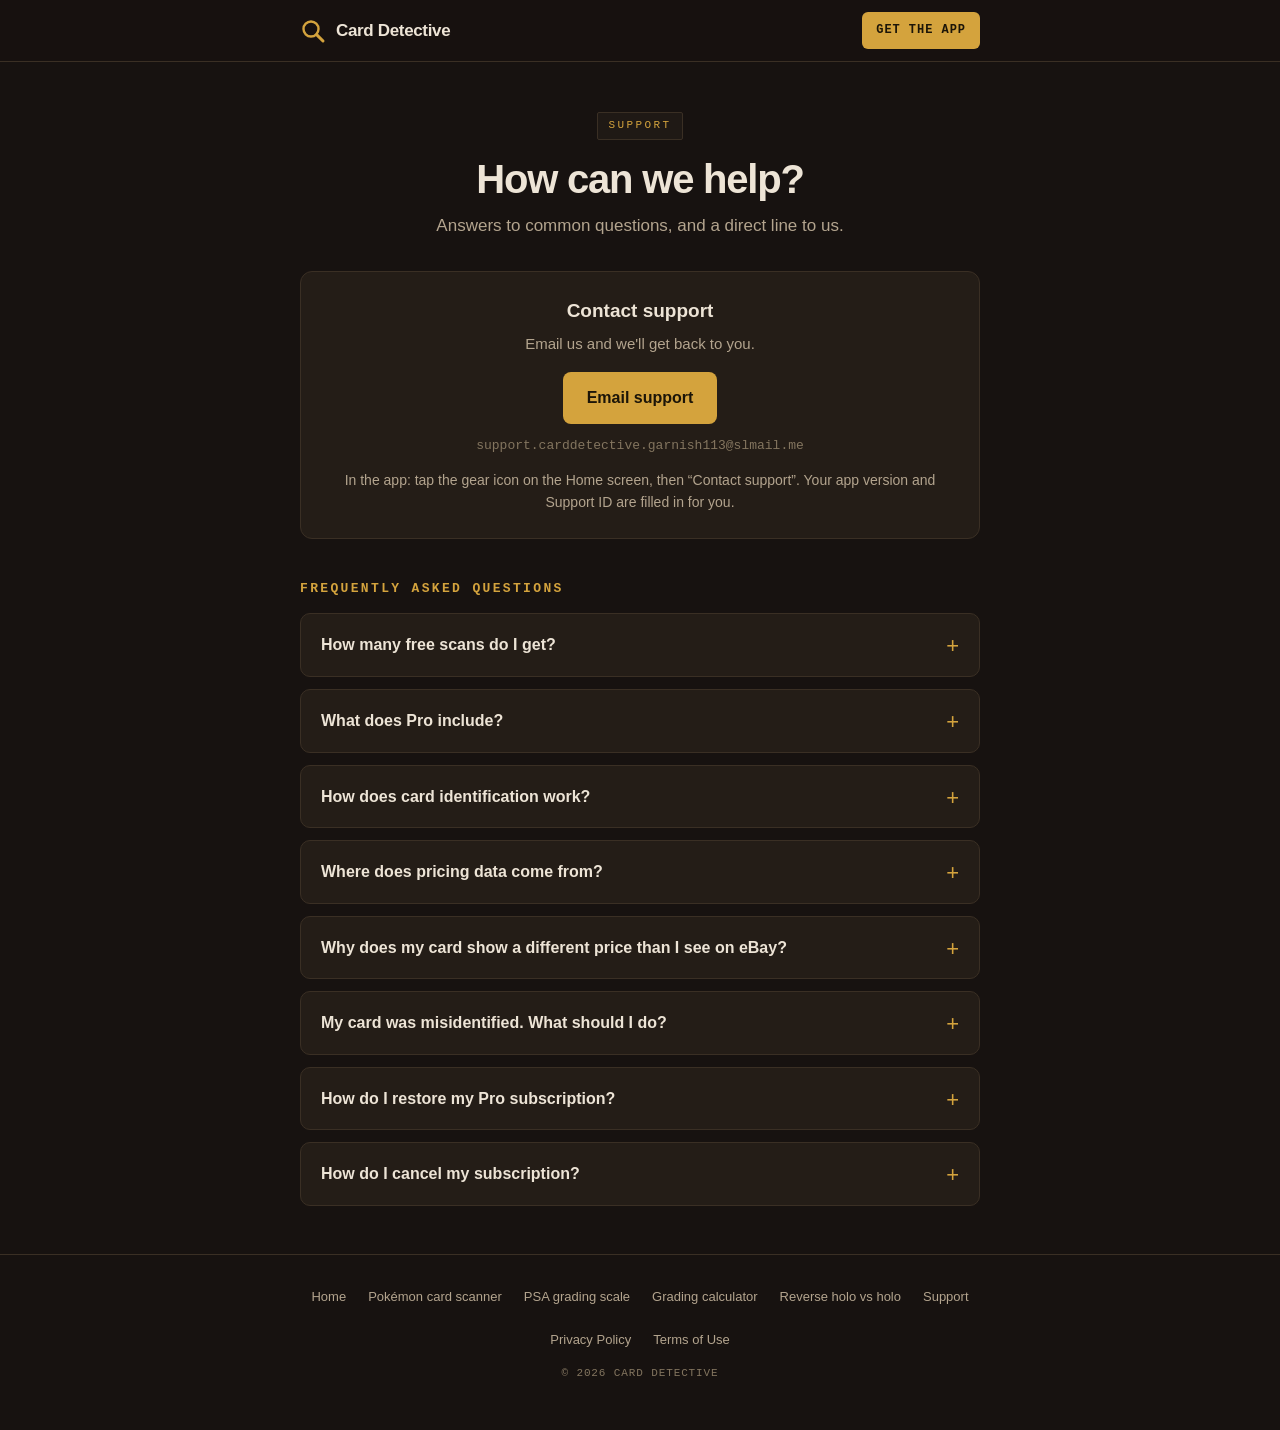
<file: support/index.html>
<!DOCTYPE html>
<html lang="en">
<head>
<meta charset="UTF-8">
<meta name="viewport" content="width=device-width, initial-scale=1.0">
<title>Card Detective Support</title>
<meta name="description" content="Help with Card Detective: contact support, scans, Pro, pricing, restoring and cancelling a subscription.">
<link rel="canonical" href="https://carddetective.app/support/">
<link rel="icon" href="/favicon.svg" type="image/svg+xml">
<link rel="apple-touch-icon" href="/apple-touch-icon.png">
<link rel="stylesheet" href="/site.css">
</head>
<body>
<nav aria-label="Main">
  <div class="nav-inner">
    <a class="brand" href="/" aria-label="Card Detective home">
      <svg width="26" height="26" viewBox="0 0 26 26" fill="none" aria-hidden="true">
        <circle cx="11" cy="11" r="7.5" stroke="#d4a33d" stroke-width="2.4"/>
        <line x1="16.6" y1="16.6" x2="23" y2="23" stroke="#d4a33d" stroke-width="3" stroke-linecap="round"/>
      </svg>
      Card Detective
    </a>
    <a class="nav-cta" href="https://apps.apple.com/app/apple-store/id6766113008?pt=128860059&amp;ct=web_support&amp;mt=8">GET THE APP</a>
  </div>
</nav>

<main class="wrap">
  <header class="page">
    <span class="tag">Support</span>
    <h1>How can we help?</h1>
    <p>Answers to common questions, and a direct line to us.</p>
  </header>

  <div class="contact">
    <h2>Contact support</h2>
    <p>Email us and we'll get back to you.</p>
    <a class="btn" href="mailto:support.carddetective.garnish113@slmail.me?subject=Card%20Detective%20support">Email support</a>
    <div class="address">support.carddetective.garnish113@slmail.me</div>
    <p style="margin-top:12px;font-size:14px">In the app: tap the gear icon on the Home screen, then “Contact support”. Your app version and Support ID are filled in for you.</p>
  </div>

  <h2 class="sec">Frequently asked questions</h2>
  <div class="faq">
    <details>
      <summary>How many free scans do I get?</summary>
      <div class="a"><p>Free users get 10 scans per month. Pro includes 250 scans a month.</p></div>
    </details>
    <details>
      <summary>What does Pro include?</summary>
      <div class="a"><p>250 scans a month, cloud backup of your collection and card photos, a Value Trend chart for your collection, price history and graded prices for each card, tracking what you paid, and exporting your collection as a spreadsheet. New subscribers may be offered a 7-day free trial.</p></div>
    </details>
    <details>
      <summary>How does card identification work?</summary>
      <div class="a"><p>Card Detective uses AI to analyze your card photos and identify the player, year, brand, set, and condition. For sports cards, scan the front and the back: the back carries the year and card number.</p></div>
    </details>
    <details>
      <summary>Where does pricing data come from?</summary>
      <div class="a"><p>Sports cards are priced from current eBay listings. These are asking prices, not completed sales, so an individual sale may differ. Pokémon, Magic: The Gathering and Yu-Gi-Oh! cards use market prices from TCGplayer and Scryfall where available.</p></div>
    </details>
    <details>
      <summary>Why does my card show a different price than I see on eBay?</summary>
      <div class="a"><p>Prices change constantly. Card Detective filters out graded cards, lot listings, and outliers to give you the most accurate price for an ungraded single card.</p></div>
    </details>
    <details>
      <summary>My card was misidentified. What should I do?</summary>
      <div class="a"><p>Try scanning again in better lighting with the full card visible. For best results, lay the card flat on a plain surface, and tilt shiny cards slightly so glare doesn't cover the small print.</p><p>You can also correct any detail yourself: open the card and tap “Edit”.</p></div>
    </details>
    <details>
      <summary>How do I restore my Pro subscription?</summary>
      <div class="a"><p>Open Card Detective, tap the gear icon on the Home screen, and tap “Restore purchases”. Your cloud backup can be restored from the same screen.</p><p>You can also tap the Pro button and then “Restore Purchases”.</p></div>
    </details>
    <details>
      <summary>How do I cancel my subscription?</summary>
      <div class="a"><p>In the app, tap the gear icon on the Home screen, then “Manage subscription”. Or go to iPhone Settings → Apple ID → Subscriptions → Card Detective.</p></div>
    </details>
  </div>
</main>

<footer>
  <div class="wrap">
    <div class="foot-links">
      <a href="/">Home</a>
      <a href="/pokemon-card-scanner/">Pokémon card scanner</a>
      <a href="/psa-grading-scale/">PSA grading scale</a>
      <a href="/should-i-grade-my-card/">Grading calculator</a>
      <a href="/how-to-tell-reverse-holo-pokemon-card/">Reverse holo vs holo</a>
      <a href="/support/">Support</a>
      <a href="/privacy/">Privacy Policy</a>
      <a href="https://www.apple.com/legal/internet-services/itunes/dev/stdeula/">Terms of Use</a>
    </div>
    <p class="copyright">© 2026 CARD DETECTIVE</p>
  </div>
</footer>
</body>
</html>
</file>
<file: site.css>
/* Shared by index.html (support) and privacy.html. Colours and type match the
   landing page (bchris97.github.io/card-detective-web) and the app. */
:root {
  --bg: #171210;
  --bg-raised: #1f1915;
  --bg-card: #241d17;
  --border: #3a2f24;
  --ink: #ede4d6;
  --ink-dim: #b3a48e;
  --ink-mute: #83755f;
  --gold: #d4a33d;
  --gold-bright: #eec25e;
  --mono: "SF Mono", "Menlo", "Consolas", "Liberation Mono", monospace;
  --sans: -apple-system, BlinkMacSystemFont, "Segoe UI", Roboto, Helvetica, Arial, sans-serif;
}
* { margin: 0; padding: 0; box-sizing: border-box; }
body {
  background: var(--bg);
  color: var(--ink);
  font-family: var(--sans);
  line-height: 1.6;
  -webkit-font-smoothing: antialiased;
}
a { color: var(--gold-bright); }
a:focus-visible, summary:focus-visible {
  outline: 3px solid var(--gold-bright);
  outline-offset: 3px;
  border-radius: 4px;
}
.wrap { max-width: 720px; margin: 0 auto; padding: 0 20px; }

/* Nav */
nav { border-bottom: 1px solid var(--border); background: rgba(23, 18, 16, 0.92); }
.nav-inner {
  display: flex; align-items: center; justify-content: space-between;
  padding: 12px 20px; max-width: 720px; margin: 0 auto;
}
.brand {
  display: flex; align-items: center; gap: 10px; font-weight: 800;
  letter-spacing: -0.02em; color: var(--ink); text-decoration: none; font-size: 17px;
}
.nav-cta {
  font-family: var(--mono); font-size: 12px; letter-spacing: 0.08em;
  background: var(--gold); color: #1c1508; text-decoration: none;
  padding: 9px 14px; border-radius: 6px; font-weight: 700; white-space: nowrap;
}
.nav-cta:hover { background: var(--gold-bright); }

/* Page header */
header.page { padding: 48px 0 32px; text-align: center; }
.tag {
  font-family: var(--mono); font-size: 11px; letter-spacing: 0.22em; text-transform: uppercase;
  color: var(--gold); border: 1px solid var(--border); background: var(--bg-raised);
  padding: 4px 10px; display: inline-block; border-radius: 2px;
}
header.page h1 { font-size: clamp(28px, 6vw, 40px); font-weight: 800; letter-spacing: -0.03em; line-height: 1.15; margin: 16px 0 10px; }
header.page p { color: var(--ink-dim); font-size: 17px; }
header.page p.updated { font-family: var(--mono); font-size: 12px; color: var(--ink-mute); letter-spacing: 0.06em; }

/* Contact card */
.contact {
  background: var(--bg-card); border: 1px solid var(--border); border-radius: 12px;
  padding: 24px 22px; text-align: center; margin-bottom: 40px;
}
.contact h2 { font-size: 19px; margin-bottom: 6px; }
.contact p { color: var(--ink-dim); font-size: 15px; }
.btn {
  display: inline-block; margin: 16px 0 12px; background: var(--gold); color: #1c1508;
  text-decoration: none; font-weight: 800; padding: 13px 24px; border-radius: 8px; font-size: 16px;
}
.btn:hover { background: var(--gold-bright); }
.address { font-family: var(--mono); font-size: 13px; color: var(--ink-mute); word-break: break-all; }

/* Section headings */
h2.sec {
  font-size: 13px; font-family: var(--mono); letter-spacing: 0.18em; text-transform: uppercase;
  color: var(--gold); margin: 0 0 14px;
}

/* FAQ */
.faq details { border: 1px solid var(--border); background: var(--bg-card); border-radius: 10px; margin-bottom: 12px; }
.faq summary {
  cursor: pointer; padding: 18px 44px 18px 20px; font-weight: 700; font-size: 16px;
  list-style: none; position: relative;
}
.faq summary::-webkit-details-marker { display: none; }
.faq summary::after { content: "+"; position: absolute; right: 20px; top: 14px; color: var(--gold); font-size: 22px; font-weight: 400; }
.faq details[open] summary::after { content: "–"; }
.faq .a { padding: 0 20px 18px; color: var(--ink-dim); font-size: 15px; }
.faq .a p + p { margin-top: 10px; }

/* Policy text */
.policy section {
  background: var(--bg-card); border: 1px solid var(--border); border-radius: 10px;
  padding: 22px 22px 18px; margin-bottom: 14px;
}
.policy h2 { font-size: 18px; margin-bottom: 10px; letter-spacing: -0.01em; }
.policy h3 { font-size: 15px; margin: 14px 0 4px; color: var(--ink); }
.policy p, .policy li { color: var(--ink-dim); font-size: 15px; }
.policy p + p { margin-top: 10px; }
.policy ul { padding-left: 20px; margin-top: 6px; }
.policy li + li { margin-top: 6px; }
.policy strong { color: var(--ink); }

/* Footer */
footer { border-top: 1px solid var(--border); margin-top: 48px; padding: 32px 0 48px; text-align: center; }
.foot-links { display: flex; gap: 22px; justify-content: center; flex-wrap: wrap; margin-bottom: 14px; }
.foot-links a { color: var(--ink-dim); font-size: 13px; text-decoration: none; }
.foot-links a:hover { color: var(--gold-bright); text-decoration: underline; }
.copyright { font-family: var(--mono); font-size: 11px; color: var(--ink-mute); letter-spacing: 0.08em; }
</file>
